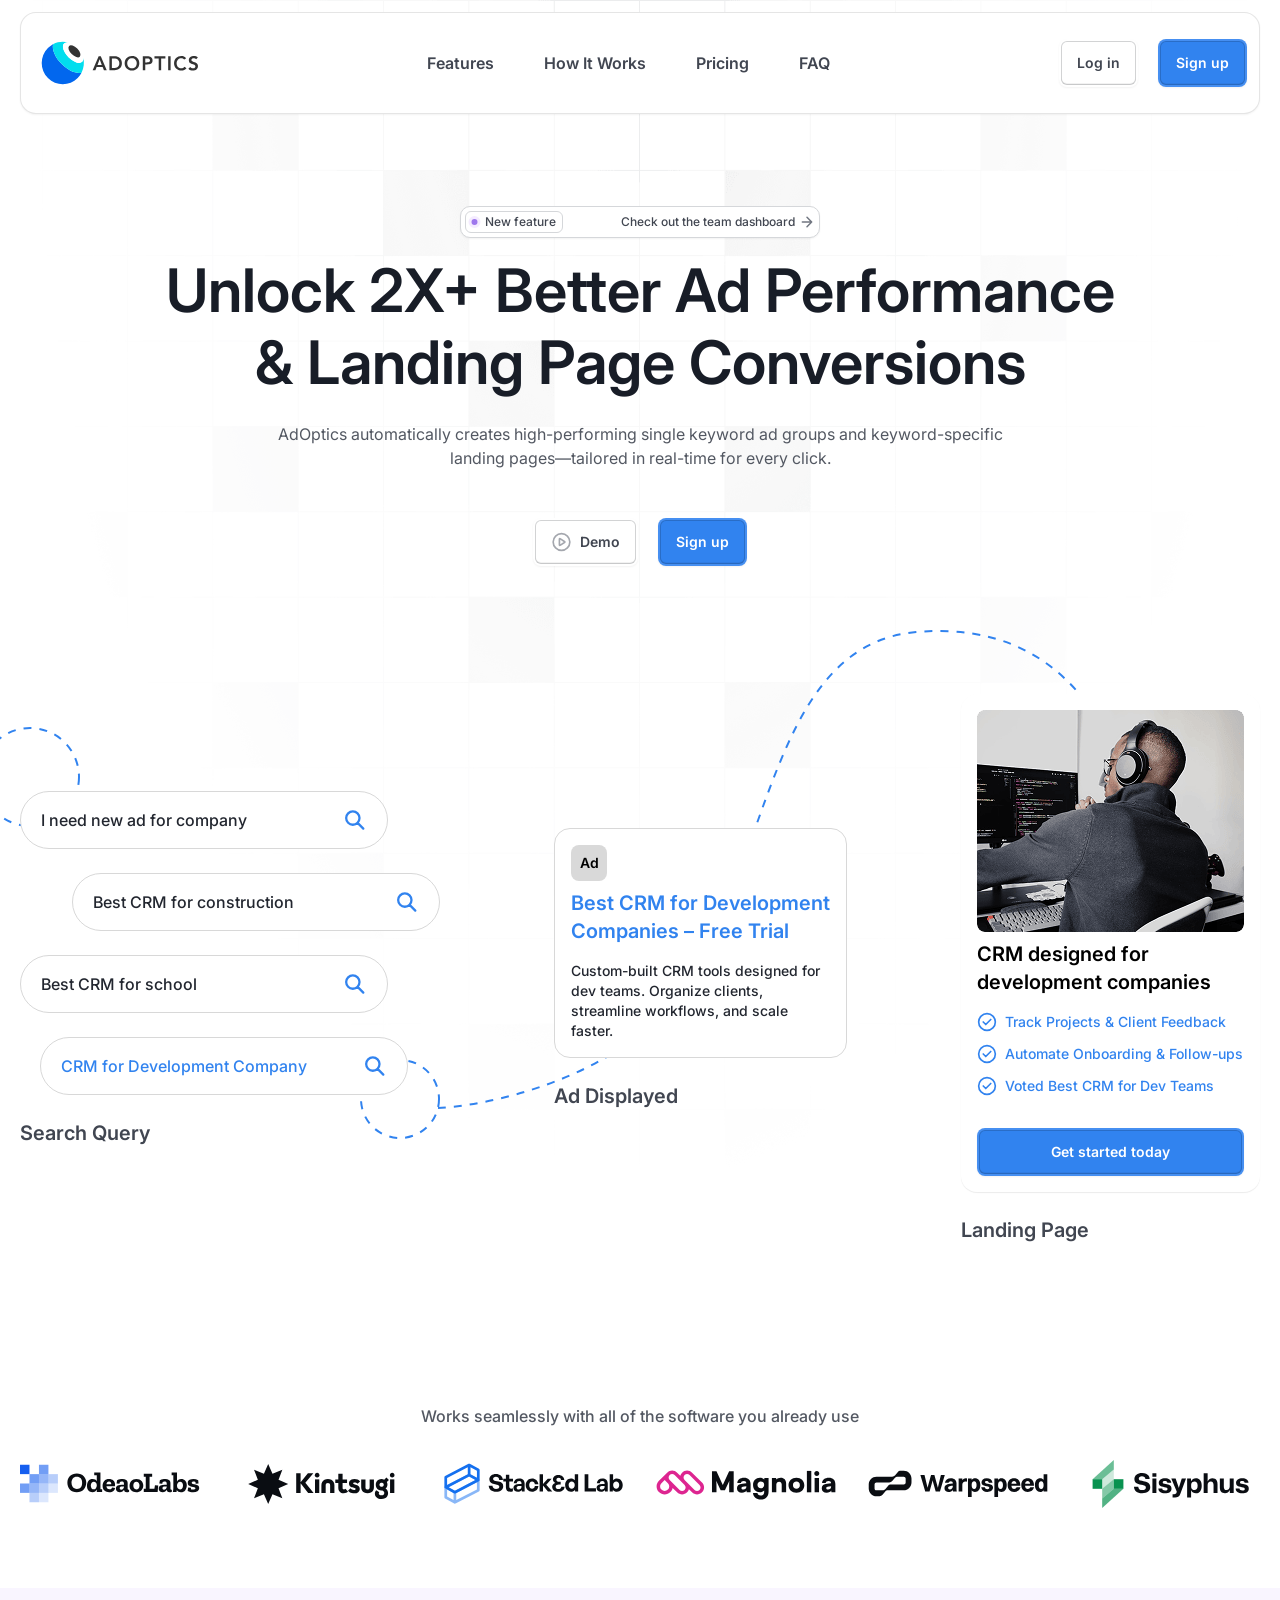
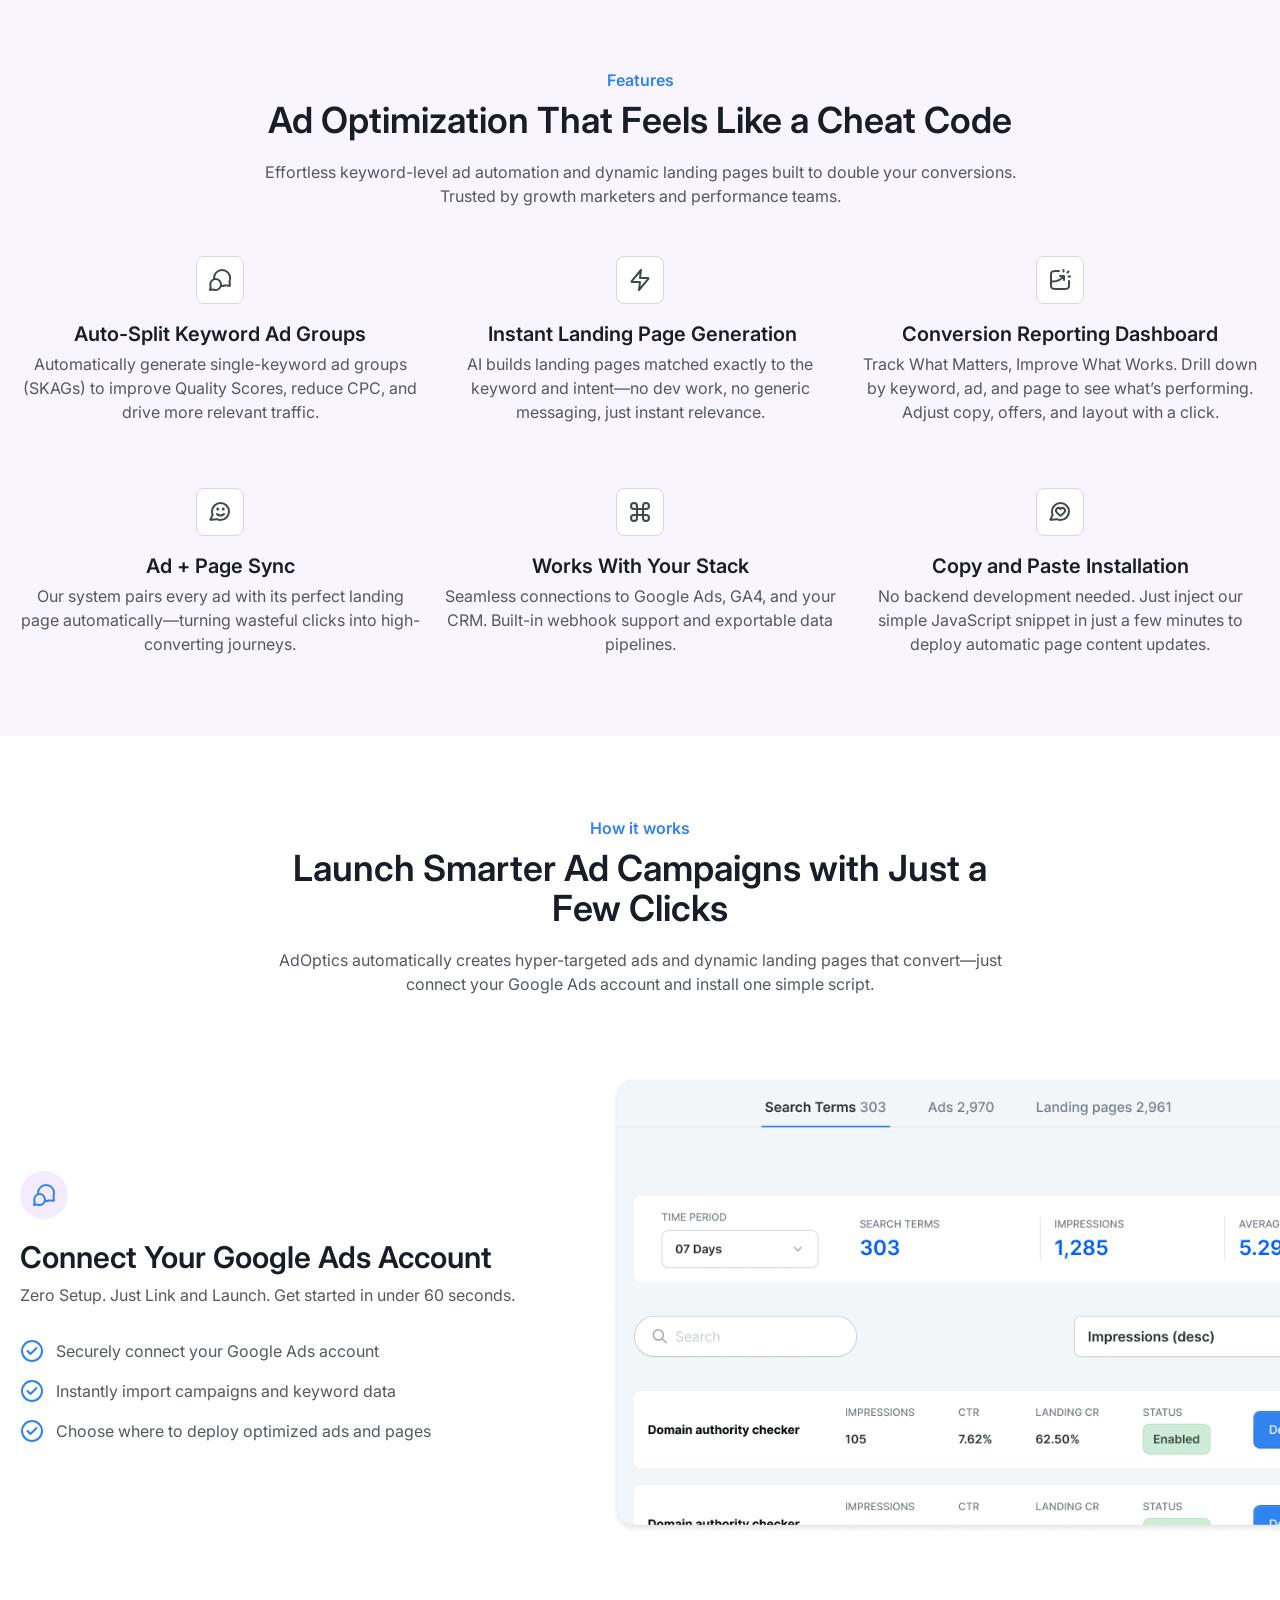
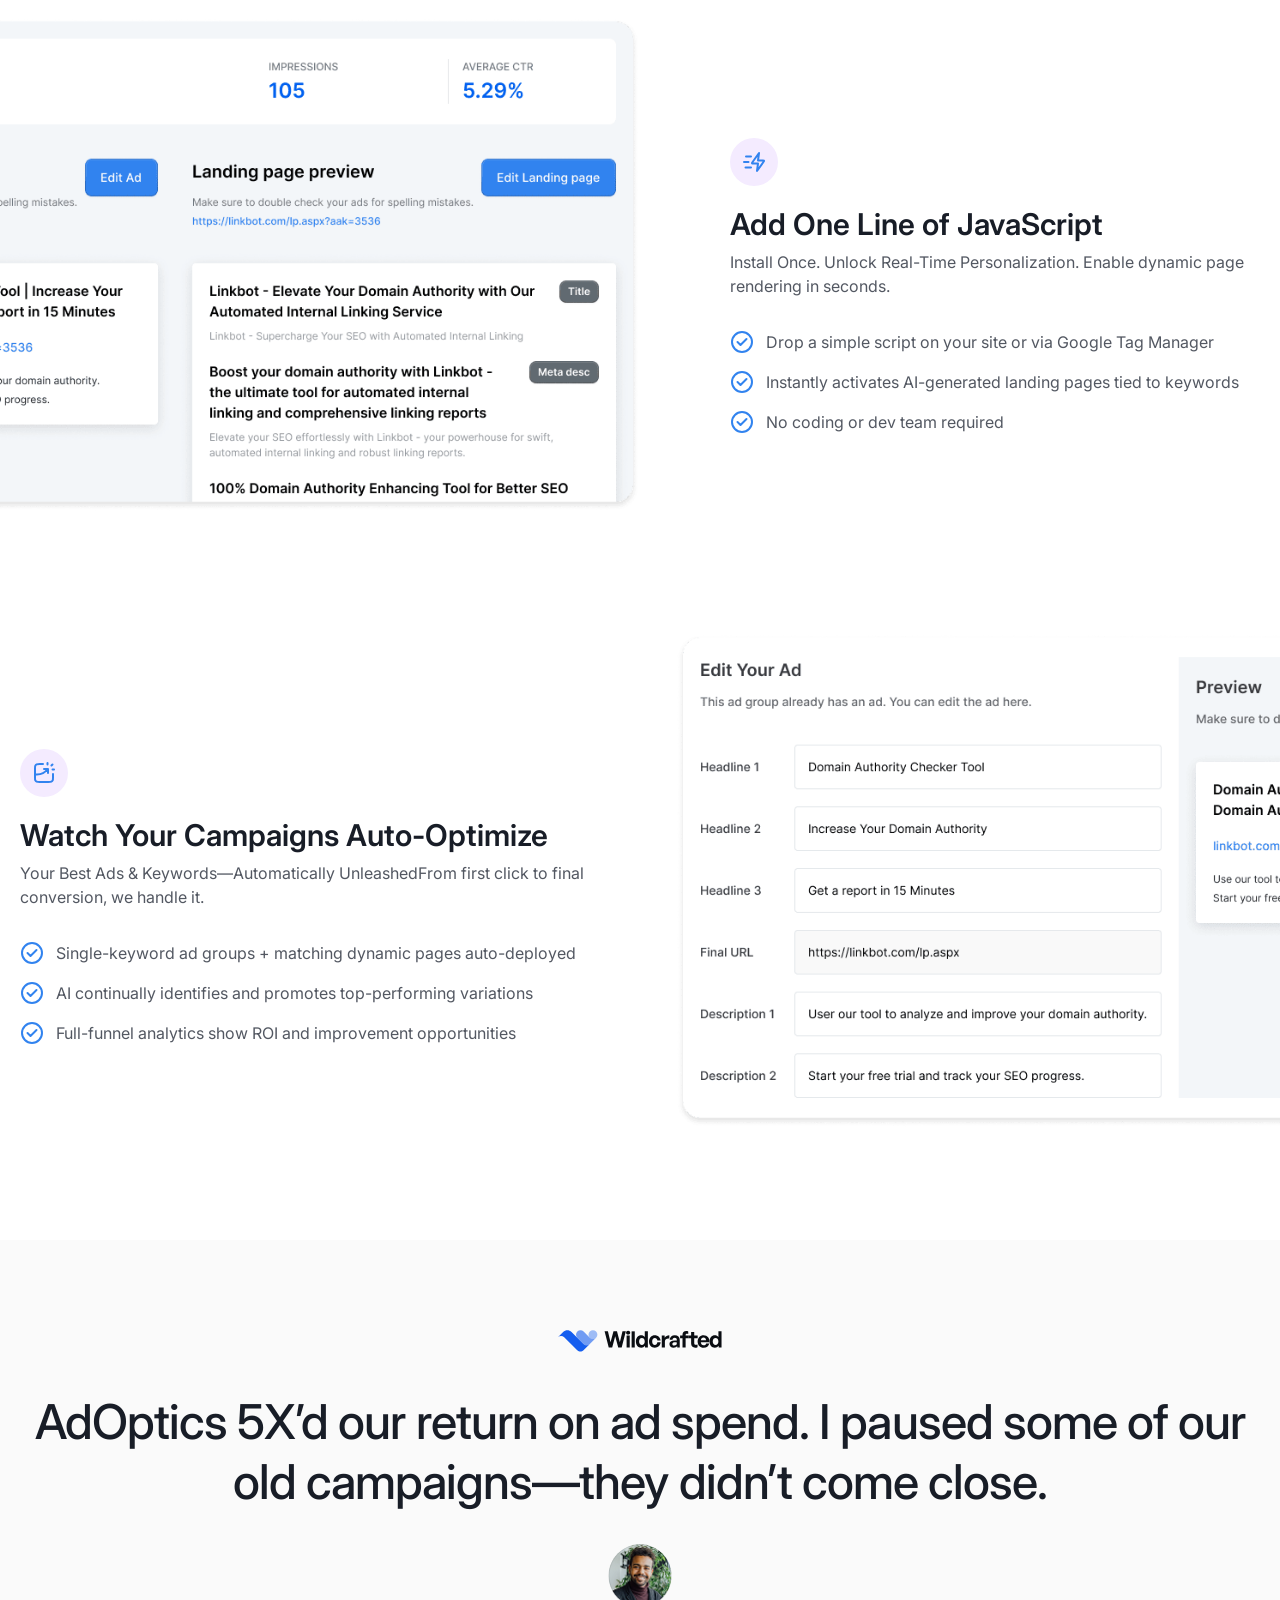
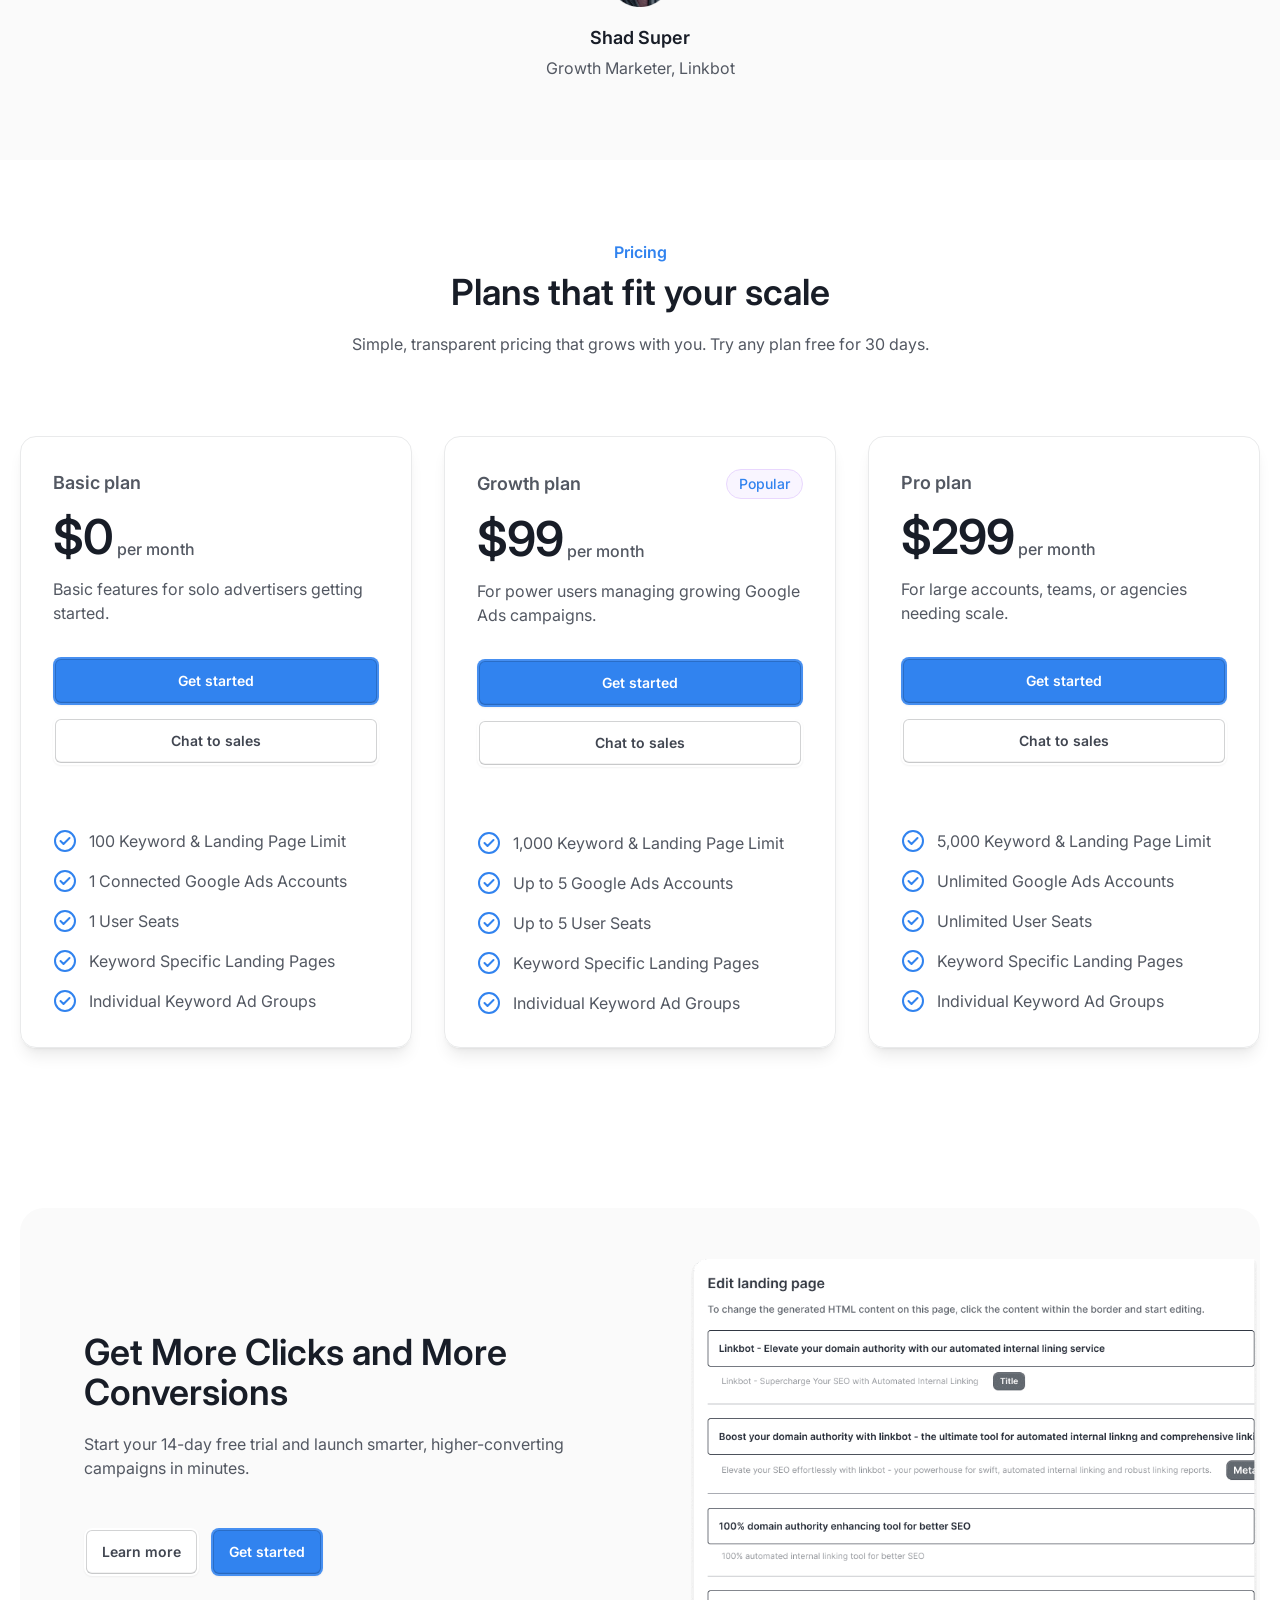
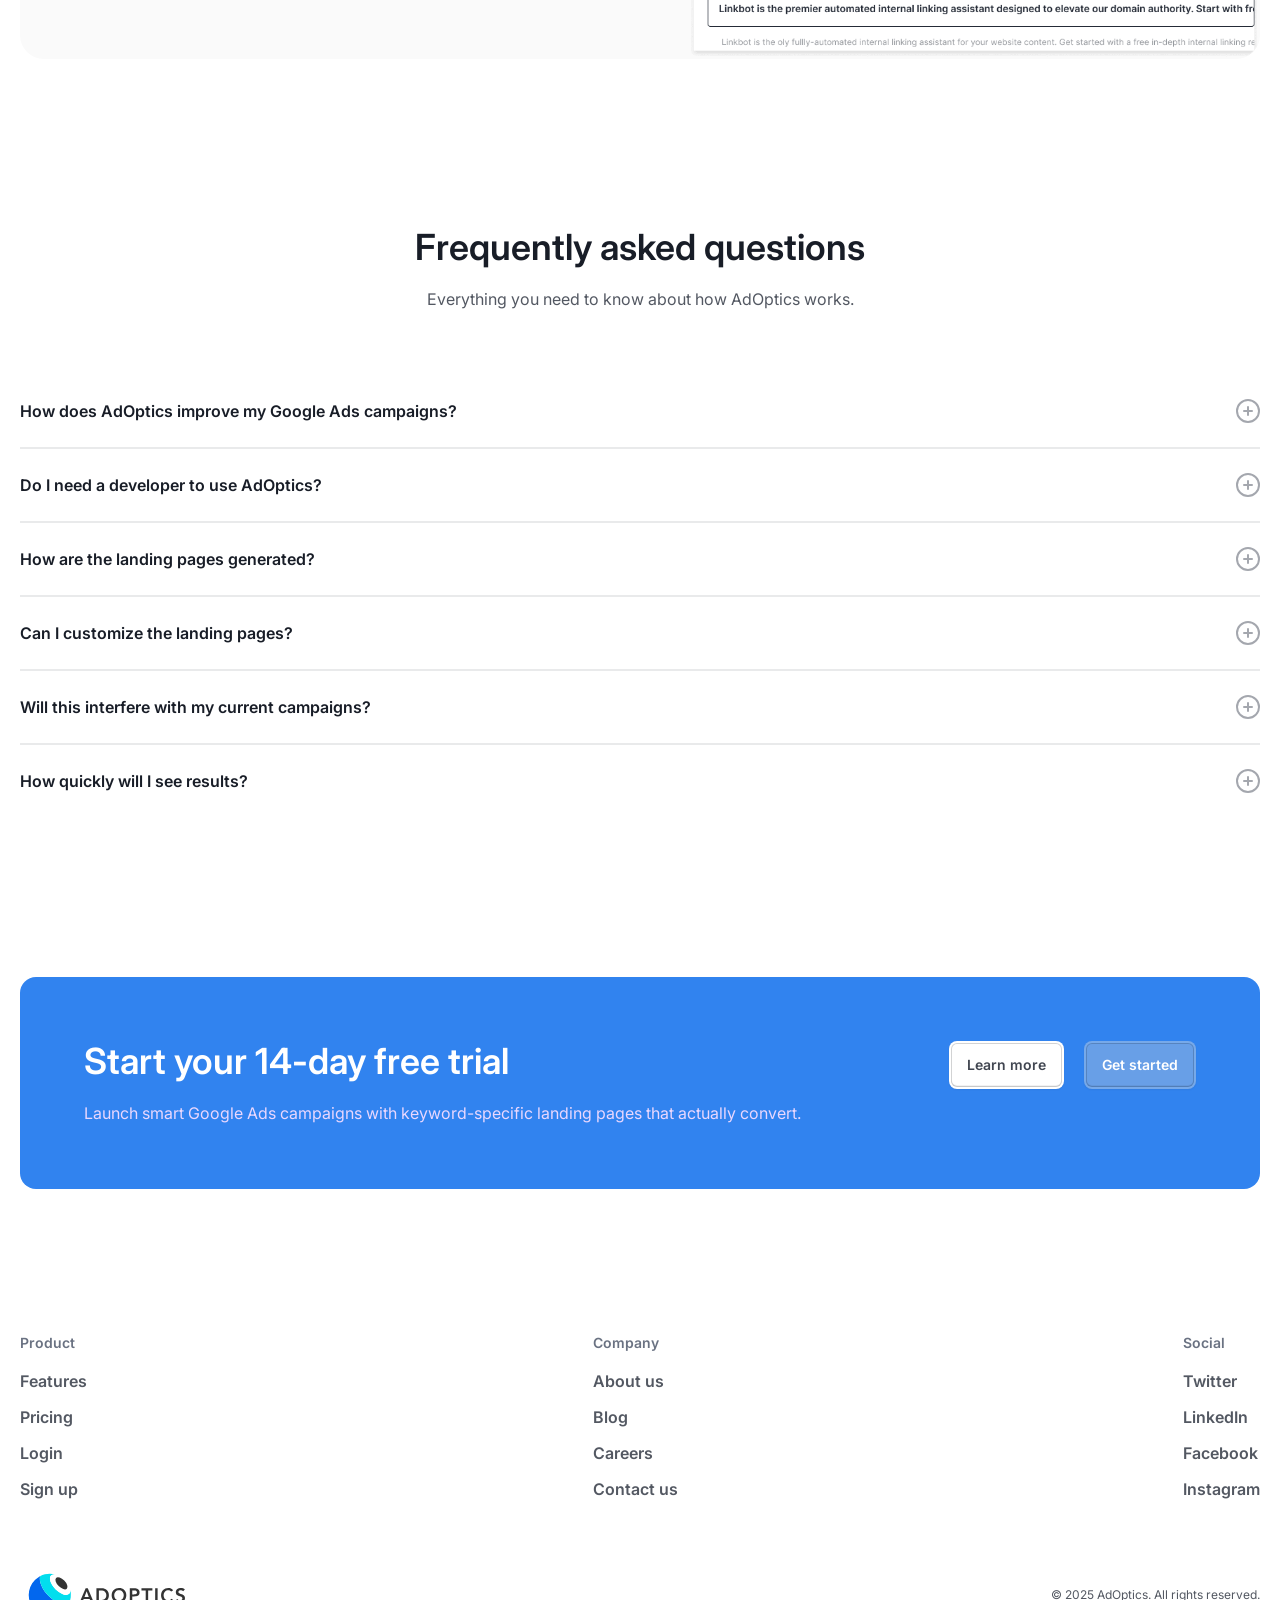
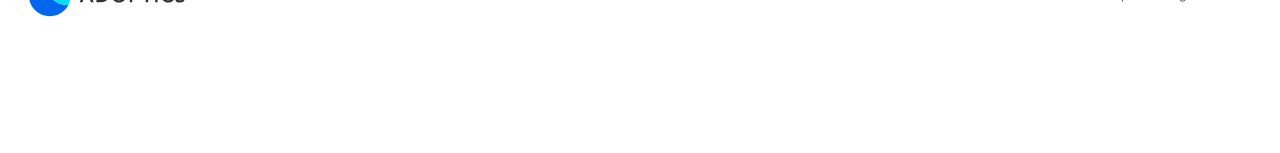
<file: src/index.html>
<!doctype html>
<html lang="en" class="h-full">
	<head>
		<meta charset="UTF-8" />
		<meta name="viewport" content="width=device-width, initial-scale=1.0" />
		<title>Example by Roman T.</title>
		<link rel="stylesheet" href="./css/output.css" />

		<link rel="preconnect" href="https://fonts.googleapis.com" />
		<link rel="preconnect" href="https://fonts.gstatic.com" crossorigin />
		<link
			href="https://fonts.googleapis.com/css2?family=Inter:ital,opsz,wght@0,14..32,100..900;1,14..32,100..900&display=swap"
			rel="stylesheet"
		/>
	</head>
	<body class="relative h-full">
		<div class="wrapper flex min-h-full flex-col">
			<img
				class="absolute top-0 left-0 -z-10 h-auto w-full"
				src="./images/background-pattern.png"
				alt="bg pattenr"
			/>
			<!-- Header -->
			<header class="py-3">
				<div class="container">
					<div
						class="flex items-center justify-between lg:rounded-2xl lg:border lg:border-black/10 lg:bg-white lg:px-3 lg:py-5 lg:shadow-xs"
					>
						<a href=" #" class="z-20 flex w-[88px] sm:w-[165px]">
							<img src="./images/logo.svg" alt="logo" />
						</a>
						<!-- Desktop menu -->
						<nav
							id="menu"
							class="z-10 hidden lg:mx-auto lg:flex lg:w-full lg:flex-1 lg:justify-center"
						>
							<ul class="flex items-center gap-[26px]">
								<!-- Menu Item -->
								<li>
									<a
										href="#"
										class="rounded-md px-3 py-2 text-base font-semibold text-gray-700 transition-colors hover:bg-gray-100 hover:text-gray-900"
									>
										<span>Features</span>
									</a>
								</li>
								<!-- Menu Item -->
								<li>
									<a
										href="#"
										class="rounded-md px-3 py-2 text-base font-semibold text-gray-700 transition-colors hover:bg-gray-100 hover:text-gray-900"
									>
										<span>How It Works</span>
									</a>
								</li>
								<!-- Menu Item -->
								<li>
									<a
										href="#"
										class="rounded-md px-3 py-2 text-base font-semibold text-gray-700 transition-colors hover:bg-gray-100 hover:text-gray-900"
									>
										<span>Pricing</span>
									</a>
								</li>
								<!-- Menu Item -->
								<li>
									<a
										href="#"
										class="rounded-md px-3 py-2 text-base font-semibold text-gray-700 transition-colors hover:bg-gray-100 hover:text-gray-900"
									>
										<span>FAQ</span>
									</a>
								</li>
							</ul>
						</nav>

						<!-- Mobile menu -->
						<nav
							id="mobile-menu"
							class="fixed top-0 left-0 z-10 hidden h-full w-full bg-white px-5"
						>
							<!-- Menu -->
							<ul class="mt-[128px] flex w-full flex-col items-center gap-10">
								<li>
									<a
										href="#"
										class="rounded-md text-base font-semibold text-gray-700 transition-colors"
									>
										Home
									</a>
								</li>
								<li>
									<a
										href="#"
										class="rounded-md text-base font-semibold text-gray-700 transition-colors"
									>
										How It Works
									</a>
								</li>
								<li>
									<a
										href="#"
										class="rounded-md text-base font-semibold text-gray-700 transition-colors"
									>
										Pricing
									</a>
								</li>
								<li>
									<a
										href="#"
										class="rounded-md text-base font-semibold text-gray-700 transition-colors"
									>
										FAQ
									</a>
								</li>
							</ul>

							<!-- Auth -->
							<div
								class="z-10 mx-auto mt-16 flex w-full flex-col items-center justify-center space-y-5"
							>
								<a href="#" class="btn btn-secondary w-full max-w-[335px] py-2">
									Log in
								</a>
								<a href="#" class="btn btn-primary w-full max-w-[335px] py-2">
									Sign up
								</a>
							</div>
						</nav>

						<!-- Auth  -->
						<div class="hidden gap-5 lg:flex">
							<a href="#" class="btn btn-secondary py-2">Log in</a>
							<a href="#" class="btn btn-primary py-2">Sign up</a>
						</div>

						<!-- Burger Button -->
						<button
							id="burger"
							class="group relative z-20 block h-4 w-[22px] lg:hidden"
						>
							<span
								class="absolute top-0 left-0 flex h-[2px] w-[22px] rounded-full bg-gray-700 transition-transform group-[.active]:translate-y-1 group-[.active]:rotate-45 group-[.active]:bg-black"
							></span>
							<span
								class="absolute top-1/2 left-0 flex h-[2px] w-[22px] translate-x-0 -translate-y-1/2 rounded-full bg-gray-700 transition-transform group-[.active]:opacity-0"
							></span>
							<span
								class="absolute bottom-0 left-0 flex h-[2px] w-[22px] rounded-full bg-gray-700 transition-transform group-[.active]:-translate-y-[10px] group-[.active]:-rotate-45 group-[.active]:bg-black"
							></span>
						</button>
					</div>
				</div>
			</header>

			<!-- Main Content -->
			<main class="flex-auto">
				<!-- Hero -->
				<section>
					<div class="container">
						<!-- Title & Buttons -->
						<div>
							<!-- Label -->
							<div
								class="mx-auto flex w-full max-w-[360px] items-center justify-between gap-2 rounded-[10px] border border-gray-200 bg-white p-1 shadow-xs"
							>
								<div
									class="flex shrink-0 items-center gap-1 rounded-md border border-gray-200 bg-white py-[2px] pr-[6px] pl-[2px]"
								>
									<svg
										xmlns="http://www.w3.org/2000/svg"
										width="13"
										height="12"
										viewBox="0 0 13 12"
										fill="none"
									>
										<circle
											cx="6.5"
											cy="6.00006"
											r="4.5"
											fill="#9E77ED"
											stroke="#F4EBFF"
											stroke-width="3"
											class="animate-pulse"
										/>
									</svg>
									<p class="text-xs font-medium text-gray-700">New feature</p>
								</div>
								<a href="#" class="group flex items-center gap-1">
									<p
										class="text-center text-xs font-medium text-gray-700 group-hover:text-gray-900"
									>
										Check out the team dashboard
									</p>
									<img src="./images/arrow-right.svg" alt="arrow" />
								</a>
							</div>

							<h1 class="mx-auto mt-4 max-w-[1024px] text-center text-balance">
								Unlock 2X+ Better Ad Performance & Landing Page Conversions
							</h1>

							<p class="mx-auto mt-4 w-full max-w-[768px] text-center lg:mt-6">
								AdOptics automatically creates high-performing single keyword ad
								groups and keyword-specific landing pages—tailored in real-time
								for every click.
							</p>

							<!-- Buttons -->
							<div
								class="mx-auto mt-8 flex w-full flex-col items-center justify-center gap-5 sm:mt-12 sm:flex-row"
							>
								<a
									href="#"
									class="btn btn-secondary w-full max-w-[335px] sm:max-w-fit"
								>
									<img src="./images/play-circle.svg" alt="play icon" />
									Demo
								</a>
								<a
									href="#"
									class="btn btn-primary w-full max-w-[335px] sm:max-w-fit"
								>
									Sign up
								</a>
							</div>
						</div>

						<!-- Schema -->
						<div
							class="relative mx-auto mt-16 max-w-[335px] pt-16 lg:flex lg:max-w-full lg:items-center"
						>
							<!-- Desktop Line Vector -->
							<img
								class="absolute top-0 right-[110px] -z-10 hidden xl:block"
								src="./images/ad-vector-desktop.svg"
								alt="vector"
							/>

							<!-- 1st -->
							<div
								class="relative space-y-3 xl:w-full xl:max-w-[420px] xl:space-y-6"
							>
								<!-- Top Right Ellipse -->
								<img
									class="absolute -top-10 left-0 -z-10 xl:-top-16 xl:-left-10"
									src="./images/ellipse.svg"
									alt="ellipse image"
								/>
								<!-- Bottom Left Ellipse -->
								<img
									class="absolute right-0 -bottom-4 -z-10"
									src="./images/ellipse-small.svg"
									alt="ellipse image"
								/>

								<!-- Content -->
								<div class="space-y-6">
									<div
										class="flex w-full max-w-[286px] items-center justify-between rounded-[40px] border border-[#D8D8D8] bg-white px-5 py-4 lg:max-w-[368px]"
									>
										<p class="text-sm font-medium text-gray-800 lg:text-base">
											I need new ad for company
										</p>
										<img
											class="size-5 xl:size-6"
											src="./images/search.svg"
											alt="seacrh icon"
										/>
									</div>
									<div
										class="ml-auto flex w-full max-w-[286px] items-center justify-between rounded-[40px] border border-[#D8D8D8] bg-white px-5 py-4 lg:max-w-[368px]"
									>
										<p class="text-sm font-medium text-gray-800 lg:text-base">
											Best CRM for construction
										</p>
										<img
											class="size-5 xl:size-6"
											src="./images/search.svg"
											alt="seacrh icon"
										/>
									</div>
									<div
										class="flex w-full max-w-[286px] items-center justify-between rounded-[40px] border border-[#D8D8D8] bg-white px-5 py-4 lg:max-w-[368px]"
									>
										<p class="text-sm font-medium text-gray-800 lg:text-base">
											Best CRM for school
										</p>
										<img
											class="size-5 xl:size-6"
											src="./images/search.svg"
											alt="seacrh icon"
										/>
									</div>
									<div
										class="ml-5 flex w-full max-w-[286px] items-center justify-between rounded-[40px] border border-[#D8D8D8] bg-white px-5 py-4 lg:max-w-[368px]"
									>
										<p class="text-sm font-medium text-blue-400 lg:text-base">
											CRM for Development Company
										</p>
										<img
											class="size-5 xl:size-6"
											src="./images/search.svg"
											alt="seacrh icon"
										/>
									</div>
								</div>

								<p class="font-semibold text-gray-700 xl:text-xl">
									Search Query
								</p>
							</div>

							<!-- 2nd -->
							<div
								class="relative mx-auto mt-7 max-w-[293px] space-y-3 lg:mt-0 xl:m-0 xl:ml-[114px] xl:space-y-6"
							>
								<img
									class="absolute -top-[33px] right-10 -z-10 lg:hidden"
									src="./images/ad-vector.svg"
									alt="vector"
								/>
								<div class="rounded-2xl border border-[#D8D8D8] bg-white p-4">
									<div
										class="flex size-9 items-center justify-center rounded-lg bg-[#D9D9D9]"
									>
										<p class="text-sm font-semibold text-black">Ad</p>
									</div>
									<h5 class="mt-2 text-xl font-semibold text-blue-400">
										Best CRM for Development Companies – Free Trial
									</h5>
									<p class="mt-4 text-sm font-medium text-gray-800">
										Custom-built CRM tools designed for dev teams. Organize
										clients, streamline workflows, and scale faster.
									</p>
								</div>
								<p class="font-semibold text-gray-700 xl:text-xl">
									Ad Displayed
								</p>
							</div>

							<!-- 3rd -->
							<div
								class="relative mx-auto mt-7 max-w-[299px] space-y-3 lg:mt-0 xl:m-0 xl:ml-[114px] xl:space-y-6"
							>
								<div class="rounded-2xl bg-white p-4 shadow-sm">
									<div class="overflow-hidden rounded-lg">
										<img src="./images/crm-image.png" alt="image" />
									</div>
									<h5 class="mt-2 text-xl font-semibold text-black">
										CRM designed for development companies
									</h5>

									<!-- List -->
									<ul class="mt-4 space-y-3">
										<li class="flex items-start gap-2">
											<img
												class="size-5"
												src="./images/check-circle.svg"
												alt="check icon"
											/>
											<p class="text-sm font-medium text-blue-400">
												Track Projects & Client Feedback
											</p>
										</li>
										<li class="flex items-start gap-2">
											<img
												class="size-5"
												src="./images/check-circle.svg"
												alt="check icon"
											/>
											<p class="text-sm font-medium text-blue-400">
												Automate Onboarding & Follow-ups
											</p>
										</li>
										<li class="flex items-start gap-2">
											<img
												class="size-5"
												src="./images/check-circle.svg"
												alt="check icon"
											/>
											<p class="text-sm font-medium text-blue-400">
												Voted Best CRM for Dev Teams
											</p>
										</li>
									</ul>

									<!-- Button -->
									<div class="mt-8">
										<a href="#" class="btn btn-primary max-w-full">
											Get started today
										</a>
									</div>
								</div>
								<p class="font-semibold text-gray-700 xl:text-xl">
									Landing Page
								</p>
							</div>
						</div>
					</div>
				</section>

				<!-- Partners -->
				<section>
					<div class="container">
						<p class="text-center font-medium">
							Works seamlessly with all of the software you already use
						</p>
						<div
							class="mt-8 grid grid-cols-2 gap-x-8 gap-y-4 sm:grid-cols-3 xl:grid-cols-6"
						>
							<div class="flex items-center justify-center">
								<img src="./images/partner-1.svg" alt="partner logo" />
							</div>
							<div class="flex items-center justify-center">
								<img src="./images/partner-2.svg" alt="partner logo" />
							</div>
							<div class="flex items-center justify-center">
								<img src="./images/partner-3.svg" alt="partner logo" />
							</div>
							<div class="flex items-center justify-center">
								<img src="./images/partner-4.svg" alt="partner logo" />
							</div>
							<div class="flex items-center justify-center">
								<img src="./images/partner-5.svg" alt="partner logo" />
							</div>
							<div class="flex items-center justify-center">
								<img src="./images/partner-6.svg" alt="partner logo" />
							</div>
						</div>
					</div>
				</section>

				<!-- Features -->
				<section class="bg-blue-50">
					<div class="container">
						<!-- Section Header -->
						<div
							class="mx-auto flex w-full max-w-[768px] flex-col items-center text-center"
						>
							<span class="text-sm font-semibold text-blue-400 md:text-base">
								Features
							</span>
							<h2 class="mt-2">Ad Optimization That Feels Like a Cheat Code</h2>
							<p class="mt-4 text-lg lg:mt-5 lg:text-base">
								Effortless keyword-level ad automation and dynamic landing pages
								built to double your conversions. Trusted by growth marketers
								and performance teams.
							</p>
						</div>

						<!-- Content -->
						<div
							class="mt-12 grid gap-10 sm:grid-cols-2 sm:gap-x-5 lg:grid-cols-3 lg:gap-y-16"
						>
							<div class="flex flex-col items-center text-center">
								<div
									class="flex size-10 items-center justify-center rounded-lg border border-gray-200 bg-white md:size-12"
								>
									<img
										class="size-5 md:size-6"
										src="./images/feature-icon-1.svg"
										alt="icon"
									/>
								</div>
								<h3 class="mt-4">Auto-Split Keyword Ad Groups</h3>
								<p class="mt-1">
									Automatically generate single-keyword ad groups (SKAGs) to
									improve Quality Scores, reduce CPC, and drive more relevant
									traffic.
								</p>
							</div>
							<div class="flex flex-col items-center text-center">
								<div
									class="flex size-10 items-center justify-center rounded-lg border border-gray-200 bg-white md:size-12"
								>
									<img
										class="size-5 md:size-6"
										src="./images/feature-icon-2.svg"
										alt="icon"
									/>
								</div>
								<h3 class="mt-4"> Instant Landing Page Generation</h3>
								<p class="mt-1">
									AI builds landing pages matched exactly to the keyword and
									intent—no dev work, no generic messaging, just instant
									relevance.
								</p>
							</div>
							<div class="flex flex-col items-center text-center">
								<div
									class="flex size-10 items-center justify-center rounded-lg border border-gray-200 bg-white md:size-12"
								>
									<img
										class="size-5 md:size-6"
										src="./images/feature-icon-3.svg"
										alt="icon"
									/>
								</div>
								<h3 class="mt-4">Conversion Reporting Dashboard</h3>
								<p class="mt-1">
									Track What Matters, Improve What Works. Drill down by keyword,
									ad, and page to see what’s performing. Adjust copy, offers,
									and layout with a click.
								</p>
							</div>
							<div class="flex flex-col items-center text-center">
								<div
									class="flex size-10 items-center justify-center rounded-lg border border-gray-200 bg-white md:size-12"
								>
									<img
										class="size-5 md:size-6"
										src="./images/feature-icon-4.svg"
										alt="icon"
									/>
								</div>
								<h3 class="mt-4">Ad + Page Sync</h3>
								<p class="mt-1">
									Our system pairs every ad with its perfect landing page
									automatically—turning wasteful clicks into high-converting
									journeys.
								</p>
							</div>
							<div class="flex flex-col items-center text-center">
								<div
									class="flex size-10 items-center justify-center rounded-lg border border-gray-200 bg-white md:size-12"
								>
									<img
										class="size-5 md:size-6"
										src="./images/feature-icon-5.svg"
										alt="icon"
									/>
								</div>
								<h3 class="mt-4">Works With Your Stack</h3>
								<p class="mt-1">
									Seamless connections to Google Ads, GA4, and your CRM.
									Built-in webhook support and exportable data pipelines.
								</p>
							</div>
							<div class="flex flex-col items-center text-center">
								<div
									class="flex size-10 items-center justify-center rounded-lg border border-gray-200 bg-white md:size-12"
								>
									<img
										class="size-5 md:size-6"
										src="./images/feature-icon-6.svg"
										alt="icon"
									/>
								</div>
								<h3 class="mt-4">Copy and Paste Installation</h3>
								<p class="mt-1">
									No backend development needed. Just inject our simple
									JavaScript snippet in just a few minutes to deploy automatic
									page content updates.
								</p>
							</div>
						</div>
					</div>
				</section>

				<!-- How it works -->
				<section>
					<div class="container">
						<!-- Section Header -->
						<div
							class="mx-auto flex w-full max-w-[768px] flex-col items-center text-center"
						>
							<span class="text-sm font-semibold text-blue-400 md:text-base">
								How it works
							</span>
							<h2 class="mt-2">
								Launch Smarter Ad Campaigns with Just a Few Clicks
							</h2>
							<p class="mt-4 text-lg lg:mt-5 lg:text-base">
								AdOptics automatically creates hyper-targeted ads and dynamic
								landing pages that convert—just connect your Google Ads account
								and install one simple script.
							</p>
						</div>
					</div>

					<!-- Content -->
					<div class="mt-12 space-y-12 overflow-hidden lg:mt-20 lg:space-y-20">
						<!-- Connect Your Google Ads Account -->
						<div class="relative">
							<div
								class="container flex flex-col gap-10 lg:flex-row lg:items-center"
							>
								<div class="lg:w-full lg:max-w-[500px] xl:py-[95px]">
									<div
										class="flex size-12 items-center justify-center overflow-hidden rounded-full bg-[#F4EBFF]"
									>
										<img src="./images/char.svg" alt="chat icon" />
									</div>

									<h4 class="mt-5">Connect Your Google Ads Account</h4>
									<p class="mt-2">
										Zero Setup. Just Link and Launch. Get started in under 60
										seconds.
									</p>
									<!-- List -->
									<ul class="mt-8 space-y-4">
										<li class="flex items-start gap-3">
											<img src="./images/check-circle.svg" alt="check icon" />
											<p>Securely connect your Google Ads account</p>
										</li>
										<li class="flex items-start gap-3">
											<img src="./images/check-circle.svg" alt="check icon" />
											<p>Instantly import campaigns and keyword data</p>
										</li>
										<li class="flex items-start gap-3">
											<img src="./images/check-circle.svg" alt="check icon" />
											<p>Choose where to deploy optimized ads and pages</p>
										</li>
									</ul>
								</div>

								<img
									class="min-[1400px]:w-[800px]! lg:absolute lg:top-0 lg:right-[-30px] lg:w-[500px] xl:w-[700px]"
									src="./images/how-it-works-1.png"
									alt="how it works"
								/>
							</div>
						</div>

						<!-- Connect Your Google Ads Account -->
						<div class="relative">
							<div
								class="container flex flex-col-reverse gap-10 lg:flex-row lg:items-center lg:justify-end"
							>
								<img
									class="min-[1400px]:w-[800px]! lg:absolute lg:top-0 lg:left-[-60px] lg:w-[500px] xl:w-[700px]"
									src="./images/how-it-works-2.png"
									alt="how it works"
								/>

								<div class="lg:w-full lg:max-w-[530px] xl:py-[120px]">
									<div
										class="flex size-12 items-center justify-center overflow-hidden rounded-full bg-[#F4EBFF]"
									>
										<img src="./images/zap.svg" alt="chat icon" />
									</div>

									<h4 class="mt-5">Add One Line of JavaScript</h4>
									<p class="mt-2">
										Install Once. Unlock Real-Time Personalization. Enable
										dynamic page rendering in seconds.
									</p>
									<!-- List -->
									<ul class="mt-8 space-y-4">
										<li class="flex items-start gap-3">
											<img src="./images/check-circle.svg" alt="check icon" />
											<p>
												Drop a simple script on your site or via Google Tag
												Manager
											</p>
										</li>
										<li class="flex items-start gap-3">
											<img src="./images/check-circle.svg" alt="check icon" />
											<p>
												Instantly activates AI-generated landing pages tied to
												keywords
											</p>
										</li>
										<li class="flex items-start gap-3">
											<img src="./images/check-circle.svg" alt="check icon" />
											<p>No coding or dev team required</p>
										</li>
									</ul>
								</div>
							</div>
						</div>

						<!-- Watch Your Campaigns Auto-Optimize -->
						<div class="relative">
							<div
								class="container flex flex-col gap-10 lg:flex-row lg:items-center"
							>
								<div class="lg:w-full lg:max-w-[568px] xl:py-[115px]">
									<div
										class="flex size-12 items-center justify-center overflow-hidden rounded-full bg-[#F4EBFF]"
									>
										<img src="./images/chart.svg" alt="chat icon" />
									</div>

									<h4 class="mt-5">Watch Your Campaigns Auto-Optimize</h4>
									<p class="mt-2">
										Your Best Ads & Keywords—Automatically UnleashedFrom first
										click to final conversion, we handle it.
									</p>
									<!-- List -->
									<ul class="mt-8 space-y-4">
										<li class="flex items-start gap-3">
											<img src="./images/check-circle.svg" alt="check icon" />
											<p>
												Single-keyword ad groups + matching dynamic pages
												auto-deployed
											</p>
										</li>
										<li class="flex items-start gap-3">
											<img src="./images/check-circle.svg" alt="check icon" />
											<p>
												AI continually identifies and promotes top-performing
												variations
											</p>
										</li>
										<li class="flex items-start gap-3">
											<img src="./images/check-circle.svg" alt="check icon" />
											<p>
												Full-funnel analytics show ROI and improvement
												opportunities
											</p>
										</li>
									</ul>
								</div>

								<img
									class="min-[1400px]:w-[800px]! lg:absolute lg:top-0 lg:right-[-96px] lg:w-[500px] xl:w-[700px]"
									src="./images/how-it-works-3.png"
									alt="how it works"
								/>
							</div>
						</div>
					</div>
				</section>

				<!-- Quote -->
				<section class="bg-gray-100">
					<div class="container">
						<div class="flex flex-col items-center gap-8 text-center">
							<img src="./images/wildcrafted.svg" alt="wildcfarted logo" />
							<h2
								class="font-medium tracking-[-0.96px] lg:text-5xl lg:leading-tight"
							>
								AdOptics 5X’d our return on ad spend. I paused some of our old
								campaigns—they didn’t come close.
							</h2>

							<div class="flex flex-col items-center">
								<div class="size-16 overflow-hidden rounded-full">
									<img src="./images/avatar.png" alt="avatar" />
								</div>
								<p class="mt-4 text-lg font-semibold text-gray-900">
									Shad Super
								</p>
								<p class="mt-1">Growth Marketer, Linkbot</p>
							</div>
						</div>
					</div>
				</section>

				<!-- Pricing -->
				<section>
					<div class="container">
						<!-- Section Header -->
						<div
							class="mx-auto flex w-full max-w-[768px] flex-col items-center text-center"
						>
							<span class="text-sm font-semibold text-blue-400 md:text-base">
								Pricing
							</span>
							<h2 class="mt-2">Plans that fit your scale</h2>
							<p class="mt-4 text-lg lg:mt-5 lg:text-base">
								Simple, transparent pricing that grows with you. Try any plan
								free for 30 days.
							</p>
						</div>

						<!-- Content -->
						<div class="mt-20 grid gap-8 md:grid-cols-2 lg:grid-cols-3">
							<div class="rounded-2xl border border-[#E9EAEB] p-8 shadow-lg">
								<!-- Header -->
								<div class="space-y-4">
									<div class="flex items-center justify-between gap-5">
										<p class="text-lg font-semibold">Basic plan</p>
									</div>

									<div class="mt-4 flex items-end gap-1">
										<p
											class="text-5xl font-semibold tracking-[-0.96px] text-gray-900"
										>
											$0
										</p>
										<p class="font-medium">per month</p>
									</div>
									<p>Basic features for solo advertisers getting started.</p>
								</div>

								<!-- Buttons -->
								<div
									class="mx-auto mt-8 flex w-full flex-col items-center justify-center gap-3"
								>
									<a href="#" class="btn btn-primary w-full max-w-full">
										Get started
									</a>
									<a href="#" class="btn btn-secondary w-full max-w-full">
										Chat to sales
									</a>
								</div>

								<!-- List -->
								<ul class="mt-16 space-y-4">
									<li class="flex items-start gap-3">
										<img src="./images/check-circle.svg" alt="check icon" />
										<p>100 Keyword & Landing Page Limit</p>
									</li>
									<li class="flex items-start gap-3">
										<img src="./images/check-circle.svg" alt="check icon" />
										<p>1 Connected Google Ads Accounts</p>
									</li>
									<li class="flex items-start gap-3">
										<img src="./images/check-circle.svg" alt="check icon" />
										<p>1 User Seats</p>
									</li>
									<li class="flex items-start gap-3">
										<img src="./images/check-circle.svg" alt="check icon" />
										<p>Keyword Specific Landing Pages</p>
									</li>
									<li class="flex items-start gap-3">
										<img src="./images/check-circle.svg" alt="check icon" />
										<p>Individual Keyword Ad Groups</p>
									</li>
								</ul>
							</div>
							<div class="rounded-2xl border border-[#E9EAEB] p-8 shadow-lg">
								<!-- Header -->
								<div class="space-y-4">
									<div class="flex items-center justify-between gap-5">
										<p class="text-lg font-semibold">Growth plan</p>

										<div
											class="rounded-full border border-[#E9D7FE] bg-blue-50 px-3 py-1"
										>
											<p class="text-sm font-medium text-blue-400">Popular</p>
										</div>
									</div>

									<div class="mt-4 flex items-end gap-1">
										<p
											class="text-5xl font-semibold tracking-[-0.96px] text-gray-900"
										>
											$99
										</p>
										<p class="font-medium">per month</p>
									</div>
									<p>For power users managing growing Google Ads campaigns.</p>
								</div>

								<!-- Buttons -->
								<div
									class="mx-auto mt-8 flex w-full flex-col items-center justify-center gap-3"
								>
									<a href="#" class="btn btn-primary w-full max-w-full">
										Get started
									</a>
									<a href="#" class="btn btn-secondary w-full max-w-full">
										Chat to sales
									</a>
								</div>

								<!-- List -->
								<ul class="mt-16 space-y-4">
									<li class="flex items-start gap-3">
										<img src="./images/check-circle.svg" alt="check icon" />
										<p>1,000 Keyword & Landing Page Limit</p>
									</li>
									<li class="flex items-start gap-3">
										<img src="./images/check-circle.svg" alt="check icon" />
										<p>Up to 5 Google Ads Accounts</p>
									</li>
									<li class="flex items-start gap-3">
										<img src="./images/check-circle.svg" alt="check icon" />
										<p>Up to 5 User Seats</p>
									</li>
									<li class="flex items-start gap-3">
										<img src="./images/check-circle.svg" alt="check icon" />
										<p>Keyword Specific Landing Pages</p>
									</li>
									<li class="flex items-start gap-3">
										<img src="./images/check-circle.svg" alt="check icon" />
										<p>Individual Keyword Ad Groups</p>
									</li>
								</ul>
							</div>
							<div
								class="rounded-2xl border border-[#E9EAEB] p-8 shadow-lg md:col-span-2 lg:col-span-1"
							>
								<!-- Header -->
								<div class="space-y-4">
									<div class="flex items-center justify-between gap-5">
										<p class="text-lg font-semibold">Pro plan</p>
									</div>

									<div class="mt-4 flex items-end gap-1">
										<p
											class="text-5xl font-semibold tracking-[-0.96px] text-gray-900"
										>
											$299
										</p>
										<p class="font-medium">per month</p>
									</div>
									<p>For large accounts, teams, or agencies needing scale.</p>
								</div>

								<!-- Buttons -->
								<div
									class="mx-auto mt-8 flex w-full flex-col items-center justify-center gap-3"
								>
									<a href="#" class="btn btn-primary w-full max-w-full">
										Get started
									</a>
									<a href="#" class="btn btn-secondary w-full max-w-full">
										Chat to sales
									</a>
								</div>

								<!-- List -->
								<ul class="mt-16 space-y-4">
									<li class="flex items-start gap-3">
										<img src="./images/check-circle.svg" alt="check icon" />
										<p>5,000 Keyword & Landing Page Limit</p>
									</li>
									<li class="flex items-start gap-3">
										<img src="./images/check-circle.svg" alt="check icon" />
										<p>Unlimited Google Ads Accounts</p>
									</li>
									<li class="flex items-start gap-3">
										<img src="./images/check-circle.svg" alt="check icon" />
										<p>Unlimited User Seats</p>
									</li>
									<li class="flex items-start gap-3">
										<img src="./images/check-circle.svg" alt="check icon" />
										<p>Keyword Specific Landing Pages</p>
									</li>
									<li class="flex items-start gap-3">
										<img src="./images/check-circle.svg" alt="check icon" />
										<p>Individual Keyword Ad Groups</p>
									</li>
								</ul>
							</div>
						</div>
					</div>
				</section>

				<!-- Get More Clicks and More Conversions -->
				<section>
					<div class="container">
						<div
							class="flex flex-col overflow-hidden rounded-3xl bg-gray-100 md:flex-row md:items-center"
						>
							<div
								class="px-6 pt-10 md:w-full md:max-w-[620px] md:shrink-0 md:px-16"
							>
								<!-- Section Header -->
								<div
									class="mx-auto flex w-full max-w-[768px] flex-col items-center text-center"
								>
									<h2 class="text-left">
										Get More Clicks and More Conversions
									</h2>
									<p class="mt-5 text-left text-lg lg:mt-5 lg:text-base">
										Start your 14-day free trial and launch smarter,
										higher-converting campaigns in minutes.
									</p>
								</div>

								<!-- Buttons -->
								<div
									class="mx-auto mt-8 flex w-full flex-col items-center justify-center gap-3 md:mt-12 md:flex-row md:justify-start"
								>
									<a
										href="#"
										class="btn btn-secondary w-full max-w-full md:max-w-fit"
									>
										Learn more
									</a>
									<a
										href="#"
										class="btn btn-primary w-full max-w-full md:max-w-fit"
									>
										Get started
									</a>
								</div>
							</div>
							<!-- Image -->
							<div class="mt-12 ml-auto pl-6 md:pl-12">
								<img
									src="./images/get-more-clicks.png"
									alt="get more clicks image"
								/>
							</div>
						</div>
					</div>
				</section>

				<!-- FAQ -->
				<section>
					<div class="container">
						<!-- Section Header -->
						<div
							class="mx-auto flex w-full max-w-[768px] flex-col items-center text-center"
						>
							<h2 class="mt-2">Frequently asked questions</h2>
							<p class="mt-4 text-lg lg:mt-5 lg:text-base">
								Everything you need to know about how AdOptics works.
							</p>
						</div>

						<!-- Accordion -->
						<div class="mt-16 grid">
							<!-- Accrodion Item -->
							<div
								class="accordion-item group grid cursor-pointer flex-col border-y border-[#E9EAEB] first:border-t-0 last:border-b-0"
							>
								<!-- Accrodion Trigger -->
								<div
									class="accordion-trigger flex w-full justify-between gap-2 overflow-hidden py-6 transition-all"
								>
									<p class="font-semibold text-gray-900">
										How does AdOptics improve my Google Ads campaigns?
									</p>
									<!-- Icon -->
									<div class="flex">
										<!-- Plus icon -->
										<div
											class="relative flex size-6 items-center justify-center rounded-full border-2 border-gray-400 bg-transparent"
										>
											<span
												class="flex h-[2px] w-2.5 translate-x-[5px] rotate-90 rounded-full bg-gray-400 transition-transform group-[.active]:rotate-0"
											></span>
											<span
												class="flex h-[2px] w-2.5 -translate-x-[5px] rounded-full bg-gray-400"
											></span>
										</div>
									</div>
								</div>

								<!-- Accrodion Content -->
								<div
									class="accordion-content grid grid-rows-[0fr] transition-all duration-500 group-[.active]:-mt-4 group-[.active]:grid-rows-[1fr]"
								>
									<div class="overflow-hidden">
										<div class="p-0 pb-6">
											<p>
												We automatically create single-keyword ad groups (SKAGs)
												and AI-optimized landing pages matched to each keyword.
												This improves Quality Score, lowers CPC, and increases
												conversions.
											</p>
										</div>
									</div>
								</div>
							</div>
							<!-- Accrodion Item -->
							<div
								class="accordion-item group grid cursor-pointer flex-col border-y border-[#E9EAEB] first:border-t-0 last:border-b-0"
							>
								<!-- Accrodion Trigger -->
								<div
									class="accordion-trigger flex w-full justify-between gap-2 overflow-hidden py-6"
								>
									<p class="font-semibold text-gray-900">
										Do I need a developer to use AdOptics?
									</p>
									<!-- Icon -->
									<div class="flex">
										<!-- Plus icon -->
										<div
											class="relative flex size-6 items-center justify-center rounded-full border-2 border-gray-400 bg-transparent"
										>
											<span
												class="flex h-[2px] w-2.5 translate-x-[5px] rotate-90 rounded-full bg-gray-400 transition-transform group-[.active]:rotate-0"
											></span>
											<span
												class="flex h-[2px] w-2.5 -translate-x-[5px] rounded-full bg-gray-400"
											></span>
										</div>
									</div>
								</div>

								<!-- Accrodion Content -->
								<div
									class="accordion-content grid grid-rows-[0fr] transition-all duration-500 group-[.active]:-mt-4 group-[.active]:grid-rows-[1fr]"
								>
									<div class="overflow-hidden">
										<div class="p-0 pb-6">
											<p>
												We automatically create single-keyword ad groups (SKAGs)
												and AI-optimized landing pages matched to each keyword.
												This improves Quality Score, lowers CPC, and increases
												conversions.
											</p>
										</div>
									</div>
								</div>
							</div>
							<!-- Accrodion Item -->
							<div
								class="accordion-item group grid cursor-pointer flex-col border-y border-[#E9EAEB] first:border-t-0 last:border-b-0"
							>
								<!-- Accrodion Trigger -->
								<div
									class="accordion-trigger flex w-full justify-between gap-2 overflow-hidden py-6"
								>
									<p class="font-semibold text-gray-900">
										How are the landing pages generated?
									</p>
									<!-- Icon -->
									<div class="flex">
										<!-- Plus icon -->
										<div
											class="relative flex size-6 items-center justify-center rounded-full border-2 border-gray-400 bg-transparent"
										>
											<span
												class="flex h-[2px] w-2.5 translate-x-[5px] rotate-90 rounded-full bg-gray-400 transition-transform group-[.active]:rotate-0"
											></span>
											<span
												class="flex h-[2px] w-2.5 -translate-x-[5px] rounded-full bg-gray-400"
											></span>
										</div>
									</div>
								</div>

								<!-- Accrodion Content -->
								<div
									class="accordion-content grid grid-rows-[0fr] transition-all duration-500 group-[.active]:-mt-4 group-[.active]:grid-rows-[1fr]"
								>
									<div class="overflow-hidden">
										<div class="p-0 pb-6">
											<p>
												We automatically create single-keyword ad groups (SKAGs)
												and AI-optimized landing pages matched to each keyword.
												This improves Quality Score, lowers CPC, and increases
												conversions.
											</p>
										</div>
									</div>
								</div>
							</div>
							<!-- Accrodion Item -->
							<div
								class="accordion-item group grid cursor-pointer flex-col border-y border-[#E9EAEB] first:border-t-0 last:border-b-0"
							>
								<!-- Accrodion Trigger -->
								<div
									class="accordion-trigger flex w-full justify-between gap-2 overflow-hidden py-6"
								>
									<p class="font-semibold text-gray-900">
										Can I customize the landing pages?
									</p>
									<!-- Icon -->
									<div class="flex">
										<!-- Plus icon -->
										<div
											class="relative flex size-6 items-center justify-center rounded-full border-2 border-gray-400 bg-transparent"
										>
											<span
												class="flex h-[2px] w-2.5 translate-x-[5px] rotate-90 rounded-full bg-gray-400 transition-transform group-[.active]:rotate-0"
											></span>
											<span
												class="flex h-[2px] w-2.5 -translate-x-[5px] rounded-full bg-gray-400"
											></span>
										</div>
									</div>
								</div>

								<!-- Accrodion Content -->
								<div
									class="accordion-content grid grid-rows-[0fr] transition-all duration-500 group-[.active]:-mt-4 group-[.active]:grid-rows-[1fr]"
								>
									<div class="overflow-hidden">
										<div class="p-0 pb-6">
											<p>
												We automatically create single-keyword ad groups (SKAGs)
												and AI-optimized landing pages matched to each keyword.
												This improves Quality Score, lowers CPC, and increases
												conversions.
											</p>
										</div>
									</div>
								</div>
							</div>
							<!-- Accrodion Item -->
							<div
								class="accordion-item group grid cursor-pointer flex-col border-y border-[#E9EAEB] first:border-t-0 last:border-b-0"
							>
								<!-- Accrodion Trigger -->
								<div
									class="accordion-trigger flex w-full justify-between gap-2 overflow-hidden py-6"
								>
									<p class="font-semibold text-gray-900">
										Will this interfere with my current campaigns?
									</p>
									<!-- Icon -->
									<div class="flex">
										<!-- Plus icon -->
										<div
											class="relative flex size-6 items-center justify-center rounded-full border-2 border-gray-400 bg-transparent"
										>
											<span
												class="flex h-[2px] w-2.5 translate-x-[5px] rotate-90 rounded-full bg-gray-400 transition-transform group-[.active]:rotate-0"
											></span>
											<span
												class="flex h-[2px] w-2.5 -translate-x-[5px] rounded-full bg-gray-400"
											></span>
										</div>
									</div>
								</div>

								<!-- Accrodion Content -->
								<div
									class="accordion-content grid grid-rows-[0fr] transition-all duration-500 group-[.active]:-mt-4 group-[.active]:grid-rows-[1fr]"
								>
									<div class="overflow-hidden">
										<div class="p-0 pb-6">
											<p>
												We automatically create single-keyword ad groups (SKAGs)
												and AI-optimized landing pages matched to each keyword.
												This improves Quality Score, lowers CPC, and increases
												conversions.
											</p>
										</div>
									</div>
								</div>
							</div>
							<!-- Accrodion Item -->
							<div
								class="accordion-item group grid cursor-pointer flex-col border-y border-[#E9EAEB] first:border-t-0 last:border-b-0"
							>
								<!-- Accrodion Trigger -->
								<div
									class="accordion-trigger flex w-full justify-between gap-2 overflow-hidden py-6"
								>
									<p class="font-semibold text-gray-900">
										How quickly will I see results?
									</p>
									<!-- Icon -->
									<div class="flex">
										<!-- Plus icon -->
										<div
											class="relative flex size-6 items-center justify-center rounded-full border-2 border-gray-400 bg-transparent"
										>
											<span
												class="flex h-[2px] w-2.5 translate-x-[5px] rotate-90 rounded-full bg-gray-400 transition-transform group-[.active]:rotate-0"
											></span>
											<span
												class="flex h-[2px] w-2.5 -translate-x-[5px] rounded-full bg-gray-400"
											></span>
										</div>
									</div>
								</div>

								<!-- Accrodion Content -->
								<div
									class="accordion-content grid grid-rows-[0fr] transition-all duration-500 group-[.active]:-mt-4 group-[.active]:grid-rows-[1fr]"
								>
									<div class="overflow-hidden">
										<div class="p-0 pb-6">
											<p>
												We automatically create single-keyword ad groups (SKAGs)
												and AI-optimized landing pages matched to each keyword.
												This improves Quality Score, lowers CPC, and increases
												conversions.
											</p>
										</div>
									</div>
								</div>
							</div>
						</div>
					</div>
				</section>

				<!-- CTA -->
				<section>
					<div class="container">
						<div
							class="rounded-2xl bg-blue-400 p-6 md:flex md:items-start md:justify-between md:p-10 lg:p-16"
						>
							<div class="md:w-full">
								<h2 class="text-center text-white md:text-left">
									Start your 14-day free trial
								</h2>
								<p class="mt-5 text-center text-[#E9D7FE] md:text-left">
									Launch smart Google Ads campaigns with keyword-specific
									landing pages that actually convert.
								</p>
							</div>

							<!-- Buttons -->
							<div
								class="mx-auto mt-6 flex w-full flex-col items-center justify-center gap-5 md:mt-0 md:w-auto md:shrink-0 md:flex-row-reverse"
							>
								<a
									href="#"
									class="btn btn-primary w-full max-w-[328px] bg-blue-300! hover:bg-blue-600! md:max-w-fit"
								>
									Get started
								</a>
								<a
									href="#"
									class="btn btn-secondary w-full max-w-[328px] md:max-w-fit"
								>
									Learn more
								</a>
							</div>
						</div>
					</div>
				</section>
			</main>

			<!-- Footer -->
			<footer>
				<div class="container">
					<div class="py-16">
						<!-- Menu -->
						<div class="flex justify-between gap-3">
							<nav>
								<p class="text-sm font-semibold text-gray-500">Product</p>
								<ul class="mt-4 space-y-3">
									<li>
										<a
											class="font-semibold text-gray-600 transition-colors hover:text-gray-900"
											href="#@"
										>
											Features
										</a>
									</li>
									<li>
										<a
											class="font-semibold text-gray-600 transition-colors hover:text-gray-900"
											href="#@"
										>
											Pricing
										</a>
									</li>
									<li>
										<a
											class="font-semibold text-gray-600 transition-colors hover:text-gray-900"
											href="#@"
										>
											Login
										</a>
									</li>
									<li>
										<a
											class="font-semibold text-gray-600 transition-colors hover:text-gray-900"
											href="#@"
										>
											Sign up
										</a>
									</li>
								</ul>
							</nav>
							<nav>
								<p class="text-sm font-semibold text-gray-500">Company</p>
								<ul class="mt-4 space-y-3">
									<li>
										<a
											class="font-semibold text-gray-600 transition-colors hover:text-gray-900"
											href="#@"
										>
											About us
										</a>
									</li>
									<li>
										<a
											class="font-semibold text-gray-600 transition-colors hover:text-gray-900"
											href="#@"
										>
											Blog
										</a>
									</li>
									<li>
										<a
											class="font-semibold text-gray-600 transition-colors hover:text-gray-900"
											href="#@"
										>
											Careers
										</a>
									</li>
									<li>
										<a
											class="font-semibold text-gray-600 transition-colors hover:text-gray-900"
											href="#@"
										>
											Contact us
										</a>
									</li>
								</ul>
							</nav>
							<nav>
								<p class="text-sm font-semibold text-gray-500">Social</p>
								<ul class="mt-4 space-y-3">
									<li>
										<a
											target="_blank"
											class="font-semibold text-gray-600 transition-colors hover:text-gray-900"
											href="#@"
										>
											Twitter
										</a>
									</li>
									<li>
										<a
											target="_blank"
											class="font-semibold text-gray-600 transition-colors hover:text-gray-900"
											href="#@"
										>
											LinkedIn
										</a>
									</li>
									<li>
										<a
											target="_blank"
											class="font-semibold text-gray-600 transition-colors hover:text-gray-900"
											href="#@"
										>
											Facebook
										</a>
									</li>
									<li>
										<a
											target="_blank"
											class="font-semibold text-gray-600 transition-colors hover:text-gray-900"
											href="#@"
										>
											Instagram
										</a>
									</li>
								</ul>
							</nav>
						</div>

						<!-- Copy -->
						<div class="mt-16 flex items-center justify-between gap-5 pb-16">
							<a href=" #" class="z-20 flex w-[88px] sm:w-[165px]">
								<img src="./images/logo.svg" alt="logo" />
							</a>

							<p class="text-right text-xs">
								© 2025 AdOptics. All rights reserved.
							</p>
						</div>
					</div>
				</div>
			</footer>
		</div>

		<!-- JS -->
		<script src="./js/main.js"></script>
	</body>
</html>
</file>
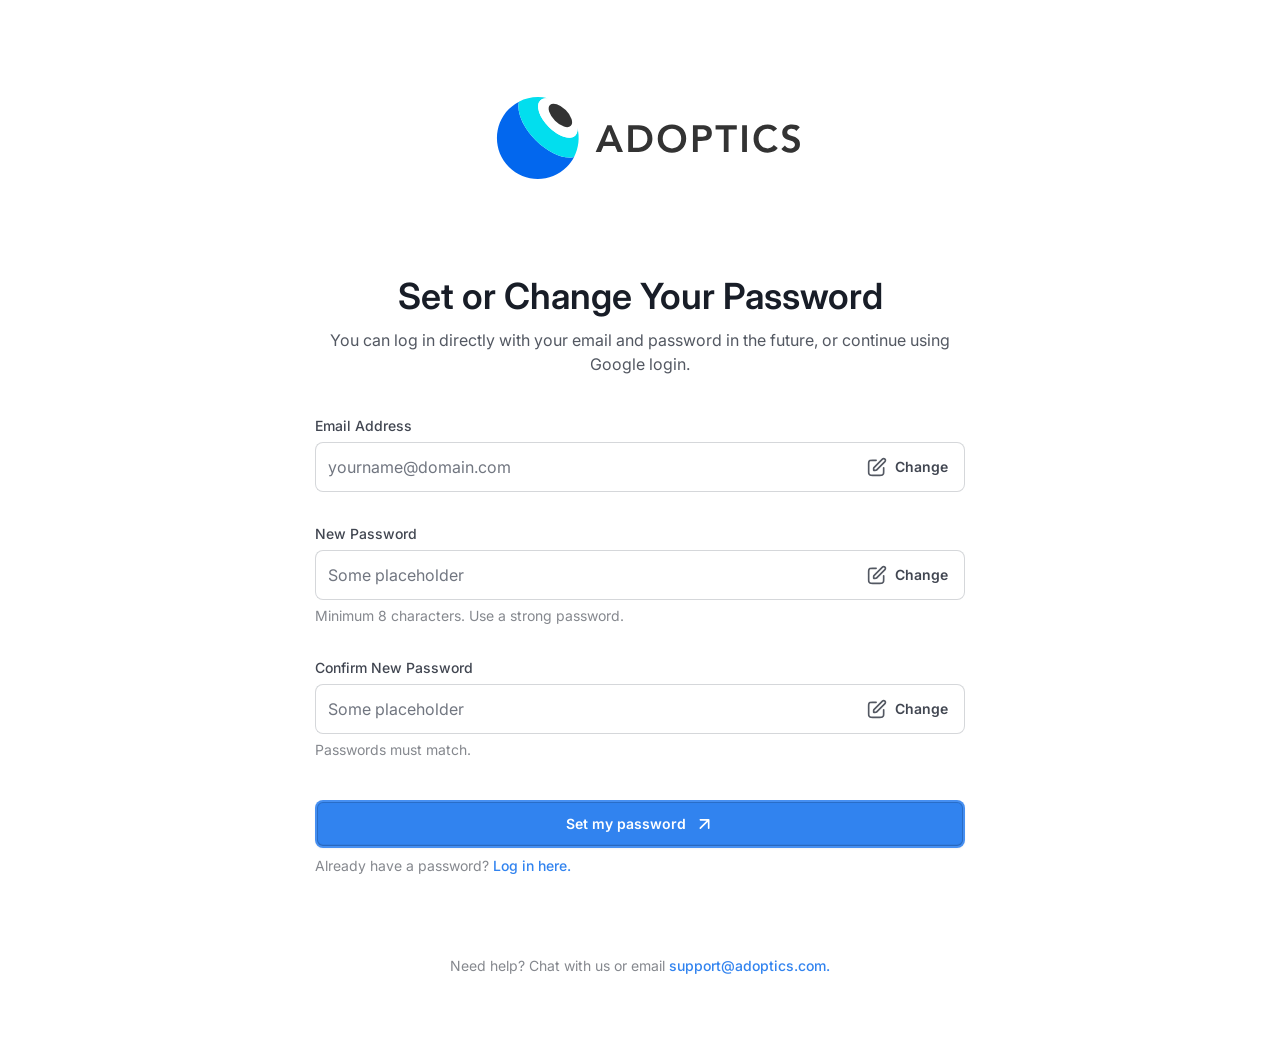
<file: src/change-password.html>
<!doctype html>
<html lang="en" class="h-full">
	<head>
		<meta charset="UTF-8" />
		<meta name="viewport" content="width=device-width, initial-scale=1.0" />
		<title>Change Password</title>
		<link rel="stylesheet" href="./css/output.css" />

		<link rel="preconnect" href="https://fonts.googleapis.com" />
		<link rel="preconnect" href="https://fonts.gstatic.com" crossorigin />
		<link
			href="https://fonts.googleapis.com/css2?family=Inter:ital,opsz,wght@0,14..32,100..900;1,14..32,100..900&display=swap"
			rel="stylesheet"
		/>
	</head>
	<body class="relative h-full">
		<div class="wrapper flex min-h-full flex-col">
			<!-- Main Content -->
			<main class="flex-auto">
				<section class="overflow-hidden">
					<div
						class="mx-auto flex h-full w-full max-w-[1080px] flex-col gap-10 px-5 lg:gap-20"
					>
						<!-- Logo -->
						<a href="#" class="flex justify-center">
							<img class="w-[320px]" src="./images/logo.svg" alt="logo" />
						</a>

						<!-- Content -->

						<div
							class="mx-auto flex w-full max-w-[650px] flex-col items-center"
						>
							<h2 class="text-center">Set or Change Your Password</h2>
							<p class="mt-3 text-center">
								You can log in directly with your email and password in the
								future, or continue using Google login.
							</p>
							<!-- Content -->
							<div class="mt-10 w-full space-y-8">
								<!-- Email -->
								<label class="relative flex flex-col gap-[6px]" for="email">
									<span class="text-sm font-medium text-gray-700">
										Email Address
									</span>
									<div class="flex w-full">
										<input
											class="input rounded-r-none border-r-0"
											type="text"
											id="email"
											name="email"
											placeholder="yourname@domain.com"
										/>
										<button
											class="flex shrink-0 cursor-pointer gap-2 rounded-r-lg border border-l-0 border-[#D5D7DA] px-4 py-[14px] text-sm font-semibold text-gray-700 transition-colors hover:bg-gray-100"
										>
											<img src="./images/edit-square.svg" alt="edit icon" />
											Change
										</button>
									</div>
								</label>

								<!-- New Password  -->
								<label
									class="relative flex flex-col gap-[6px]"
									for="new_password"
								>
									<span class="text-sm font-medium text-gray-700">
										New Password
									</span>
									<div class="flex w-full">
										<input
											class="input rounded-r-none border-r-0"
											type="password"
											id="new_password"
											name="new_password"
											placeholder="Some placeholder"
										/>
										<button
											class="flex shrink-0 cursor-pointer gap-2 rounded-r-lg border border-l-0 border-[#D5D7DA] px-4 py-[14px] text-sm font-semibold text-gray-700 transition-colors hover:bg-gray-100"
										>
											<img src="./images/edit-square.svg" alt="edit icon" />
											Change
										</button>
									</div>
									<p class="text-left text-sm text-[#85888E]">
										Minimum 8 characters. Use a strong password.
									</p>
								</label>
								<!-- Confirm New Password  -->
								<label
									class="relative flex flex-col gap-[6px]"
									for="confirm_new_password"
								>
									<span class="text-sm font-medium text-gray-700">
										Confirm New Password
									</span>
									<div class="flex w-full">
										<input
											class="input rounded-r-none border-r-0"
											type="password"
											id="confirm_new_password"
											name="confirm_new_password"
											placeholder="Some placeholder"
										/>
										<button
											class="flex shrink-0 cursor-pointer gap-2 rounded-r-lg border border-l-0 border-[#D5D7DA] px-4 py-[14px] text-sm font-semibold text-gray-700 transition-colors hover:bg-gray-100"
										>
											<img src="./images/edit-square.svg" alt="edit icon" />
											Change
										</button>
									</div>
									<p class="text-left text-sm text-[#85888E]">
										Passwords must match.
									</p>
								</label>
							</div>

							<!-- Button -->
							<div class="mt-10 w-full space-y-2">
								<button class="btn btn-primary group w-full max-w-full">
									Set my password
									<img
										class="transition-transform group-hover:translate-x-[2px] group-hover:-translate-y-[2px]"
										src="./images/arrow-up-right.svg"
										alt="arrow icon"
									/>
								</button>
								<p class="text-left text-sm text-[#85888E]">
									Already have a password?
									<a
										href="#"
										class="rounded-lg text-sm font-medium text-[#3183EF] underline-offset-4 hover:underline"
									>
										Log in here.
									</a>
								</p>
							</div>

							<!-- Link -->
							<div class="mt-10 flex justify-center md:mt-20">
								<p class="text-left text-sm text-[#85888E]">
									Need help? Chat with us or email
									<a
										href="mailto:support@adoptics.com"
										class="rounded-lg text-sm font-medium text-[#3183EF] underline-offset-4 hover:underline"
									>
										support@adoptics.com.
									</a>
								</p>
							</div>
						</div>
					</div>
				</section>
			</main>
		</div>

		<!-- JS -->
		<script src="./js/main.js"></script>
	</body>
</html>
</file>
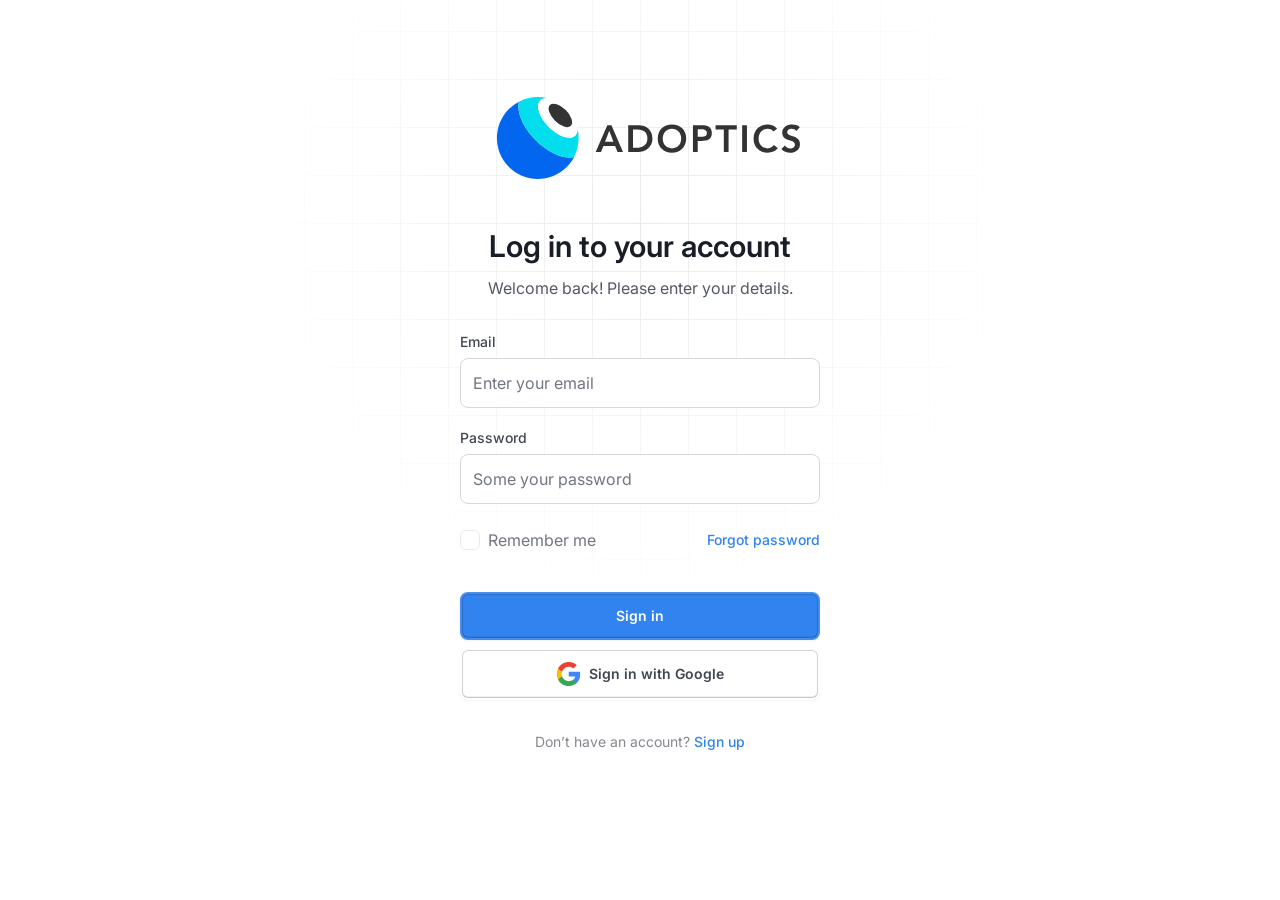
<file: src/log-in.html>
<!doctype html>
<html lang="en" class="h-full">
	<head>
		<meta charset="UTF-8" />
		<meta name="viewport" content="width=device-width, initial-scale=1.0" />
		<title>Log In</title>
		<link rel="stylesheet" href="./css/output.css" />

		<link rel="preconnect" href="https://fonts.googleapis.com" />
		<link rel="preconnect" href="https://fonts.gstatic.com" crossorigin />
		<link
			href="https://fonts.googleapis.com/css2?family=Inter:ital,opsz,wght@0,14..32,100..900;1,14..32,100..900&display=swap"
			rel="stylesheet"
		/>
	</head>
	<body class="relative h-full">
		<div class="wrapper flex min-h-full flex-col">
			<!-- Main Content -->
			<main class="flex-auto">
				<section class="overflow-hidden">
					<div
						class="relative mx-auto flex h-full w-full max-w-[1080px] flex-col gap-8 px-5"
					>
						<!-- Pattern -->
						<img
							class="absolute top-[-240px] left-1/2 -z-10 -translate-x-1/2"
							src="./images/login-pattern.png"
							alt="pattenr"
						/>
						<!-- Logo -->
						<a href="#" class="flex justify-center">
							<img class="w-[320px]" src="./images/logo.svg" alt="logo" />
						</a>

						<!-- Content -->

						<div
							class="mx-auto flex w-full max-w-[360px] flex-col items-center"
						>
							<h2 class="text-center text-3xl">Log in to your account</h2>
							<p class="mt-3 text-center">
								Welcome back! Please enter your details.
							</p>
							<!-- Content -->
							<div class="mt-8 w-full space-y-5">
								<!-- Email -->
								<label class="relative flex flex-col gap-[6px]" for="email">
									<span class="text-sm font-medium text-gray-700">Email</span>
									<div class="flex w-full">
										<input
											class="input"
											type="text"
											id="email"
											name="email"
											placeholder="Enter your email"
										/>
									</div>
								</label>

								<!--  Password  -->
								<label class="relative flex flex-col gap-[6px]" for="password">
									<span class="text-sm font-medium text-gray-700">
										Password
									</span>
									<div class="flex w-full">
										<input
											class="input"
											type="password"
											id="password"
											name="password"
											placeholder="Some your password"
										/>
									</div>
								</label>
							</div>

							<!-- Remember me -->
							<div
								class="mt-6 grid w-full grid-cols-2 items-center gap-1 sm:gap-5"
							>
								<!-- Checkbox -->
								<div>
									<input
										type="checkbox"
										id="checkbox"
										name="checkbox"
										class="peer sr-only hidden"
									/>
									<label for="checkbox" class="checkbox-input-label">
										Remember me
									</label>
								</div>
								<!-- Forgot password -->
								<div class="flex justify-end text-right">
									<a
										href="#"
										class="rounded-lg text-right text-sm font-medium text-[#3183EF] underline-offset-4 hover:underline"
									>
										Forgot password
									</a>
								</div>
							</div>

							<!-- Button -->
							<div class="mt-10 w-full space-y-2">
								<button class="btn btn-primary group w-full max-w-full">
									Sign in
								</button>
								<a href="#" class="btn btn-secondary w-full max-w-full">
									<img src="./images/google-icon.svg" alt="google icon" />
									Sign in with Google
								</a>
							</div>

							<!-- Link -->
							<div class="mt-8 flex justify-center">
								<p class="text-center text-sm text-[#85888E]">
									Don’t have an account?
									<a
										href="#"
										class="rounded-lg text-sm font-medium text-[#3183EF] underline-offset-4 hover:underline"
									>
										Sign up
									</a>
								</p>
							</div>
						</div>
					</div>
				</section>
			</main>
		</div>

		<!-- JS -->
		<script src="./js/main.js"></script>
	</body>
</html>
</file>
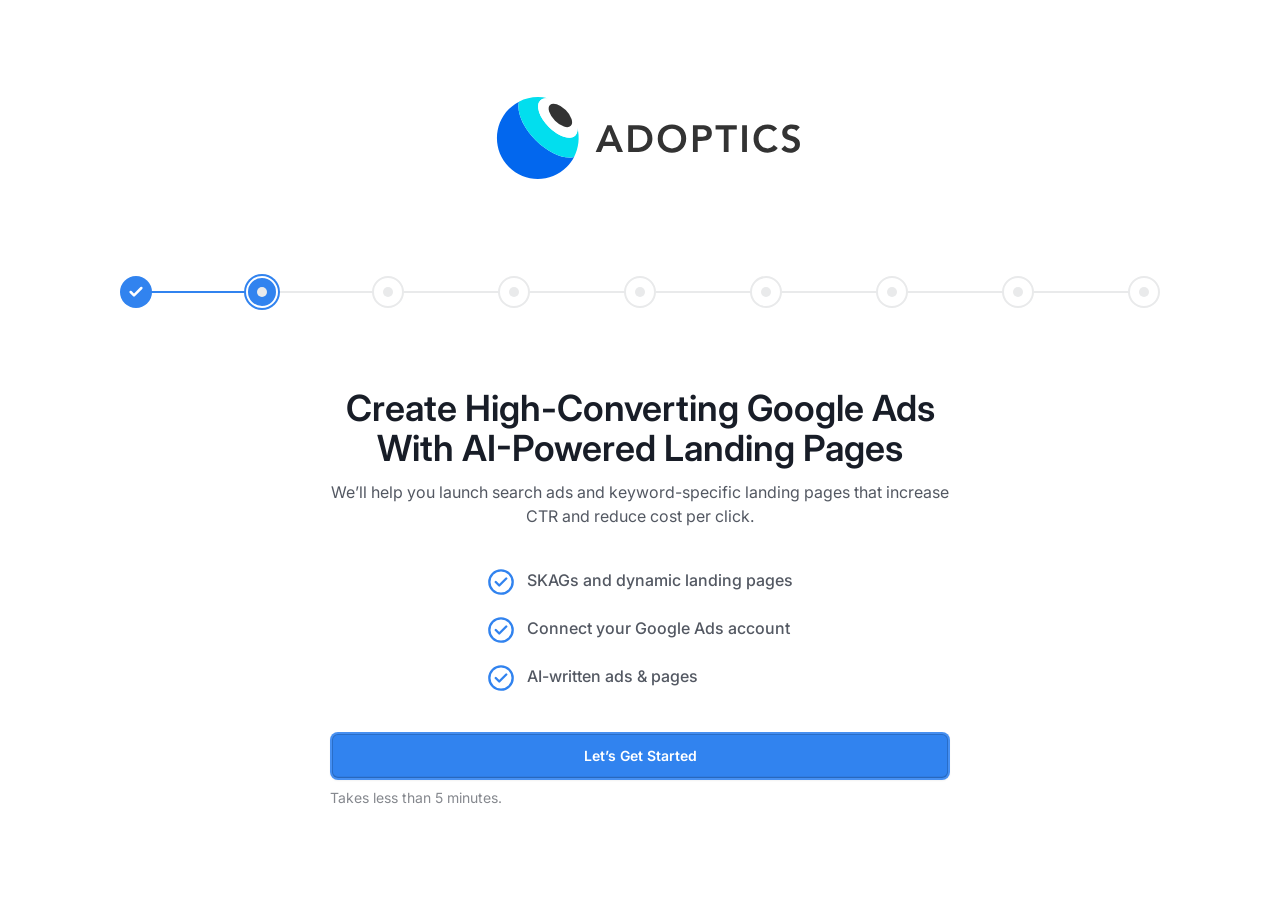
<file: src/screen-1.html>
<!doctype html>
<html lang="en" class="h-full">
	<head>
		<meta charset="UTF-8" />
		<meta name="viewport" content="width=device-width, initial-scale=1.0" />
		<title>Screen 1</title>
		<link rel="stylesheet" href="./css/output.css" />

		<link rel="preconnect" href="https://fonts.googleapis.com" />
		<link rel="preconnect" href="https://fonts.gstatic.com" crossorigin />
		<link
			href="https://fonts.googleapis.com/css2?family=Inter:ital,opsz,wght@0,14..32,100..900;1,14..32,100..900&display=swap"
			rel="stylesheet"
		/>
	</head>
	<body class="relative h-full">
		<div class="wrapper flex min-h-full flex-col">
			<!-- Main Content -->
			<main class="flex-auto">
				<section class="overflow-hidden">
					<div
						class="mx-auto flex h-full w-full max-w-[1080px] flex-col gap-10 px-5 lg:gap-20"
					>
						<!-- Logo -->
						<a href="#" class="flex justify-center">
							<img class="w-[320px]" src="./images/logo.svg" alt="logo" />
						</a>
						<!-- Stepper -->
						<div
							class="mx-auto flex items-center gap-[94px] max-[1200px]:gap-10 max-[480px]:gap-4! max-[360px]:-translate-x-4 max-[360px]:gap-3! max-sm:gap-5"
						>
							<!-- Step Item -->
							<div class="step-item group filled">
								<!-- Dot Icon -->
								<div
									class="size-2.5 rounded-full bg-[#E9EAEB] group-[.filled]:hidden max-sm:size-2"
								></div>

								<!-- Check Icon -->
								<img
									class="hidden group-[.filled]:block"
									src="./images/step-check.svg"
									alt="img"
								/>
							</div>
							<!-- Step Item -->
							<div class="step-item group active">
								<!-- Dot Icon -->
								<div
									class="size-2.5 rounded-full bg-[#E9EAEB] group-[.filled]:hidden max-sm:size-2"
								></div>

								<!-- Check Icon -->
								<img
									class="hidden group-[.filled]:block"
									src="./images/step-check.svg"
									alt="img"
								/>
							</div>
							<!-- Step Item -->
							<div class="step-item group">
								<!-- Dot Icon -->
								<div
									class="size-2.5 rounded-full bg-[#E9EAEB] group-[.filled]:hidden max-sm:size-2"
								></div>

								<!-- Check Icon -->
								<img
									class="hidden group-[.filled]:block"
									src="./images/step-check.svg"
									alt="img"
								/>
							</div>
							<!-- Step Item -->
							<div class="step-item group">
								<!-- Dot Icon -->
								<div
									class="size-2.5 rounded-full bg-[#E9EAEB] group-[.filled]:hidden max-sm:size-2"
								></div>

								<!-- Check Icon -->
								<img
									class="hidden group-[.filled]:block"
									src="./images/step-check.svg"
									alt="img"
								/>
							</div>
							<!-- Step Item -->
							<div class="step-item group">
								<!-- Dot Icon -->
								<div
									class="size-2.5 rounded-full bg-[#E9EAEB] group-[.filled]:hidden max-sm:size-2"
								></div>

								<!-- Check Icon -->
								<img
									class="hidden group-[.filled]:block"
									src="./images/step-check.svg"
									alt="img"
								/>
							</div>
							<!-- Step Item -->
							<div class="step-item group">
								<!-- Dot Icon -->
								<div
									class="size-2.5 rounded-full bg-[#E9EAEB] group-[.filled]:hidden max-sm:size-2"
								></div>

								<!-- Check Icon -->
								<img
									class="hidden group-[.filled]:block"
									src="./images/step-check.svg"
									alt="img"
								/>
							</div>
							<!-- Step Item -->
							<div class="step-item group">
								<!-- Dot Icon -->
								<div
									class="size-2.5 rounded-full bg-[#E9EAEB] group-[.filled]:hidden max-sm:size-2"
								></div>

								<!-- Check Icon -->
								<img
									class="hidden group-[.filled]:block"
									src="./images/step-check.svg"
									alt="img"
								/>
							</div>
							<!-- Step Item -->
							<div class="step-item group">
								<!-- Dot Icon -->
								<div
									class="size-2.5 rounded-full bg-[#E9EAEB] group-[.filled]:hidden max-sm:size-2"
								></div>

								<!-- Check Icon -->
								<img
									class="hidden group-[.filled]:block"
									src="./images/step-check.svg"
									alt="img"
								/>
							</div>
							<!-- Step Item -->
							<div class="step-item group">
								<!-- Dot Icon -->
								<div
									class="size-2.5 rounded-full bg-[#E9EAEB] group-[.filled]:hidden max-sm:size-2"
								></div>

								<!-- Check Icon -->
								<img
									class="hidden group-[.filled]:block"
									src="./images/step-check.svg"
									alt="img"
								/>
							</div>
						</div>
						<!-- Content -->

						<div
							class="mx-auto flex w-full max-w-[620px] flex-col items-center"
						>
							<h2 class="text-center">
								Create High-Converting Google Ads With AI-Powered Landing Pages
							</h2>
							<p class="mt-3 text-center">
								We’ll help you launch search ads and keyword-specific landing
								pages that increase CTR and reduce cost per click.
							</p>
							<!-- List -->
							<ul class="mt-10 space-y-5">
								<li class="flex items-start gap-3">
									<img
										class="size-7"
										src="./images/check-circle.svg"
										alt="check icon"
									/>
									<p class="font-medium">SKAGs and dynamic landing pages</p>
								</li>
								<li class="flex items-start gap-3">
									<img
										class="size-7"
										src="./images/check-circle.svg"
										alt="check icon"
									/>
									<p class="font-medium">Connect your Google Ads account</p>
								</li>
								<li class="flex items-start gap-3">
									<img
										class="size-7"
										src="./images/check-circle.svg"
										alt="check icon"
									/>
									<p class="font-medium">AI-written ads & pages</p>
								</li>
							</ul>
							<div class="mt-10 w-full space-y-2">
								<a href="#" class="btn btn-primary w-full max-w-full">
									Let’s Get Started
								</a>
								<p class="text-left text-sm text-[#85888E]">
									Takes less than 5 minutes.
								</p>
							</div>
						</div>
					</div>
				</section>
			</main>
		</div>

		<!-- JS -->
		<script src="./js/main.js"></script>
	</body>
</html>
</file>
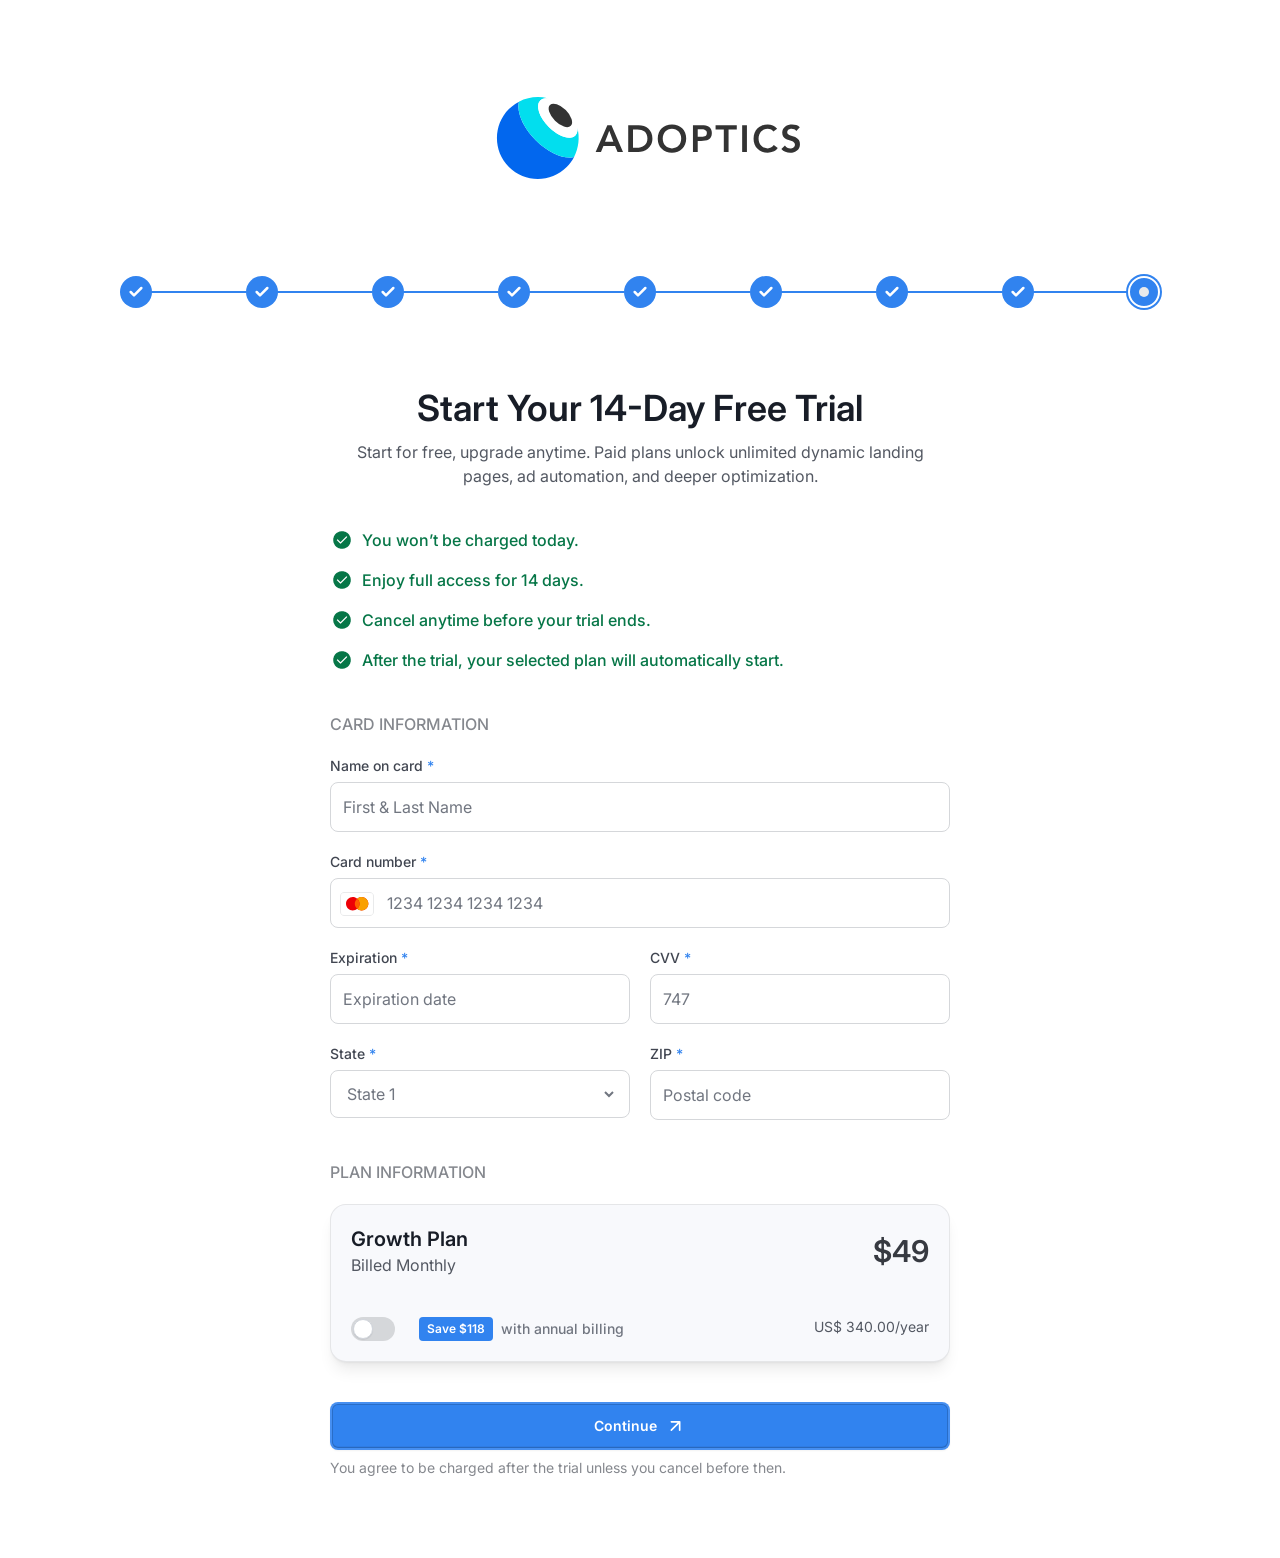
<file: src/screen-10.html>
<!doctype html>
<html lang="en" class="h-full">
	<head>
		<meta charset="UTF-8" />
		<meta name="viewport" content="width=device-width, initial-scale=1.0" />
		<title>Screen 10</title>
		<link rel="stylesheet" href="./css/output.css" />

		<link rel="preconnect" href="https://fonts.googleapis.com" />
		<link rel="preconnect" href="https://fonts.gstatic.com" crossorigin />
		<link
			href="https://fonts.googleapis.com/css2?family=Inter:ital,opsz,wght@0,14..32,100..900;1,14..32,100..900&display=swap"
			rel="stylesheet"
		/>
	</head>
	<body class="relative h-full">
		<div class="wrapper flex min-h-full flex-col">
			<!-- Main Content -->
			<main class="flex-auto">
				<section class="overflow-hidden">
					<div
						class="mx-auto flex h-full w-full max-w-[1080px] flex-col gap-10 px-5 lg:gap-20"
					>
						<!-- Logo -->
						<a href="#" class="flex justify-center">
							<img class="w-[320px]" src="./images/logo.svg" alt="logo" />
						</a>
						<!-- Stepper -->
						<div
							class="mx-auto flex items-center gap-[94px] max-[1200px]:gap-10 max-[480px]:gap-4! max-[360px]:-translate-x-4 max-[360px]:gap-3! max-sm:gap-5"
						>
							<!-- Step Item -->
							<div class="step-item group filled">
								<!-- Dot Icon -->
								<div
									class="size-2.5 rounded-full bg-[#E9EAEB] group-[.filled]:hidden max-sm:size-2"
								></div>

								<!-- Check Icon -->
								<img
									class="hidden group-[.filled]:block"
									src="./images/step-check.svg"
									alt="img"
								/>
							</div>
							<!-- Step Item -->
							<div class="step-item group filled">
								<!-- Dot Icon -->
								<div
									class="size-2.5 rounded-full bg-[#E9EAEB] group-[.filled]:hidden max-sm:size-2"
								></div>

								<!-- Check Icon -->
								<img
									class="hidden group-[.filled]:block"
									src="./images/step-check.svg"
									alt="img"
								/>
							</div>
							<!-- Step Item -->
							<div class="step-item group filled">
								<!-- Dot Icon -->
								<div
									class="size-2.5 rounded-full bg-[#E9EAEB] group-[.filled]:hidden max-sm:size-2"
								></div>

								<!-- Check Icon -->
								<img
									class="hidden group-[.filled]:block"
									src="./images/step-check.svg"
									alt="img"
								/>
							</div>
							<!-- Step Item -->
							<div class="step-item group filled">
								<!-- Dot Icon -->
								<div
									class="size-2.5 rounded-full bg-[#E9EAEB] group-[.filled]:hidden max-sm:size-2"
								></div>

								<!-- Check Icon -->
								<img
									class="hidden group-[.filled]:block"
									src="./images/step-check.svg"
									alt="img"
								/>
							</div>
							<!-- Step Item -->
							<div class="step-item group filled">
								<!-- Dot Icon -->
								<div
									class="size-2.5 rounded-full bg-[#E9EAEB] group-[.filled]:hidden max-sm:size-2"
								></div>

								<!-- Check Icon -->
								<img
									class="hidden group-[.filled]:block"
									src="./images/step-check.svg"
									alt="img"
								/>
							</div>
							<!-- Step Item -->
							<div class="step-item group filled">
								<!-- Dot Icon -->
								<div
									class="size-2.5 rounded-full bg-[#E9EAEB] group-[.filled]:hidden max-sm:size-2"
								></div>

								<!-- Check Icon -->
								<img
									class="hidden group-[.filled]:block"
									src="./images/step-check.svg"
									alt="img"
								/>
							</div>
							<!-- Step Item -->
							<div class="step-item group filled">
								<!-- Dot Icon -->
								<div
									class="size-2.5 rounded-full bg-[#E9EAEB] group-[.filled]:hidden max-sm:size-2"
								></div>

								<!-- Check Icon -->
								<img
									class="hidden group-[.filled]:block"
									src="./images/step-check.svg"
									alt="img"
								/>
							</div>
							<!-- Step Item -->
							<div class="step-item group filled">
								<!-- Dot Icon -->
								<div
									class="size-2.5 rounded-full bg-[#E9EAEB] group-[.filled]:hidden max-sm:size-2"
								></div>

								<!-- Check Icon -->
								<img
									class="hidden group-[.filled]:block"
									src="./images/step-check.svg"
									alt="img"
								/>
							</div>
							<!-- Step Item -->
							<div class="step-item group active">
								<!-- Dot Icon -->
								<div
									class="size-2.5 rounded-full bg-[#E9EAEB] group-[.filled]:hidden max-sm:size-2"
								></div>

								<!-- Check Icon -->
								<img
									class="hidden group-[.filled]:block"
									src="./images/step-check.svg"
									alt="img"
								/>
							</div>
						</div>
						<!-- Content -->

						<div
							class="mx-auto flex w-full max-w-[620px] flex-col items-center"
						>
							<h2 class="text-center">Start Your 14-Day Free Trial</h2>
							<p class="mt-3 text-center">
								Start for free, upgrade anytime. Paid plans unlock unlimited
								dynamic landing pages, ad automation, and deeper optimization.
							</p>
							<!-- Content -->
							<div class="mt-10 w-full space-y-10">
								<!-- List -->
								<ul class="space-y-4">
									<li class="flex items-start gap-2">
										<img
											src="./images/check-circle-green-small.png"
											alt="check icon"
										/>
										<p class="font-medium text-green-400">
											You won’t be charged today.
										</p>
									</li>
									<li class="flex items-start gap-2">
										<img
											src="./images/check-circle-green-small.png"
											alt="check icon"
										/>
										<p class="font-medium text-green-400">
											Enjoy full access for 14 days.
										</p>
									</li>
									<li class="flex items-start gap-2">
										<img
											src="./images/check-circle-green-small.png"
											alt="check icon"
										/>
										<p class="font-medium text-green-400">
											Cancel anytime before your trial ends.
										</p>
									</li>
									<li class="flex items-start gap-2">
										<img
											src="./images/check-circle-green-small.png"
											alt="check icon"
										/>
										<p class="font-medium text-green-400">
											After the trial, your selected plan will automatically
											start.
										</p>
									</li>
								</ul>

								<!-- Form -->
								<div class="space-y-5">
									<p class="font-medium text-[#85888E]">CARD INFORMATION</p>
									<form action="#" class="space-y-5">
										<!-- Input Row -->
										<div class="space-y-5">
											<label
												class="relative flex flex-col gap-[6px]"
												for="name"
											>
												<span class="text-sm font-medium text-gray-700">
													Name on card <span class="text-blue-400">*</span>
												</span>
												<input
													class="input"
													name="name"
													id="name"
													placeholder="First & Last Name"
												/>
											</label>
										</div>

										<!-- Input Row -->
										<div class="space-y-5">
											<label
												class="relative flex flex-col gap-[6px]"
												for="card_number"
											>
												<img
													class="absolute bottom-3 left-2.5 w-[34px] shrink-0"
													src="./images/mastercard.svg"
													alt="mastercard"
												/>
												<span class="text-sm font-medium text-gray-700">
													Card number <span class="text-blue-400">*</span>
												</span>
												<input
													class="input pl-14"
													name="card_number"
													id="card_number"
													placeholder="1234 1234 1234 1234"
												/>
											</label>
										</div>

										<!-- Input Row -->
										<div class="space-y-5">
											<div class="grid gap-5 sm:grid-cols-2">
												<label
													class="relative flex flex-col gap-[6px]"
													for="expiration"
												>
													<span class="text-sm font-medium text-gray-700">
														Expiration <span class="text-blue-400">*</span>
													</span>
													<input
														class="input"
														name="expiration"
														id="expiration"
														placeholder="Expiration date"
													/>
												</label>

												<label
													class="relative flex flex-col gap-[6px]"
													for="name"
												>
													<span class="text-sm font-medium text-gray-700">
														CVV <span class="text-blue-400">*</span>
													</span>
													<input
														class="input"
														name="name"
														id="name"
														placeholder="747"
													/>
												</label>
											</div>
										</div>

										<!-- Input Row -->
										<div class="space-y-5">
											<div class="grid gap-5 sm:grid-cols-2">
												<label
													class="relative flex flex-col gap-[6px]"
													for="pricing"
												>
													<span class="text-sm font-medium text-gray-700">
														State <span class="text-blue-400">*</span>
													</span>
													<div class="input flex w-full px-3 py-0">
														<select
															class="w-full cursor-pointer py-3 text-[#717680] outline-none"
															name="campaign"
															id="campaign"
														>
															<option value="state_1">State 1</option>
															<option value="state_2">State 2</option>
															<option value="state_3">State 3</option>
															<option value="state_4">State 4</option>
														</select>
													</div>
												</label>

												<label
													class="relative flex flex-col gap-[6px]"
													for="postal_code"
												>
													<span class="text-sm font-medium text-gray-700">
														ZIP <span class="text-blue-400">*</span>
													</span>
													<input
														class="input"
														name="postal_code"
														id="postal_code"
														placeholder="Postal code"
													/>
												</label>
											</div>
										</div>
									</form>
								</div>

								<!-- Plan Card -->
								<div class="space-y-5">
									<p class="font-medium text-[#85888E]">PLAN INFORMATION</p>

									<div
										class="rounded-2xl border border-black/[0.08] bg-[#F8F9FC] p-5 shadow-lg"
									>
										<div class="flex items-center justify-between gap-5">
											<div>
												<p class="text-xl font-semibold text-gray-900">
													Growth Plan
												</p>
												<p>Billed Monthly</p>
											</div>
											<p class="text-3xl font-semibold text-[#373A41]">$49</p>
										</div>

										<div
											class="mt-10 flex flex-col gap-5 sm:flex-row sm:justify-between"
										>
											<div
												class="flex flex-col items-start gap-3 min-[360px]:flex-row min-[360px]:items-center min-[360px]:gap-6"
											>
												<!-- Toggle -->
												<label
													class="relative inline-flex cursor-pointer items-center"
												>
													<input
														type="checkbox"
														value=""
														class="peer sr-only"
													/>
													<div
														class="peer h-6 w-11 rounded-full bg-[#D5D7DA] outline-none peer-checked:bg-blue-400 peer-focus:outline-none after:absolute after:top-[2px] after:left-[2px] after:h-5 after:w-5 after:rounded-full after:border after:border-gray-300 after:bg-white after:shadow-sm after:transition-all peer-checked:after:translate-x-full peer-checked:after:border-white"
													></div>
												</label>

												<!-- Text -->
												<div class="flex items-center gap-2">
													<p
														class="rounded bg-blue-400 px-2 py-1 text-xs font-semibold text-white"
													>
														Save $118
													</p>
													<p class="text-sm font-medium text-[#717680]">
														with annual billing
													</p>
												</div>
											</div>
											<p class="text-sm">US$ 340.00/year</p>
										</div>
									</div>
								</div>
							</div>

							<!-- Button -->
							<div class="mt-10 w-full space-y-2">
								<button class="btn btn-primary group w-full max-w-full">
									Continue
									<img
										class="transition-transform group-hover:translate-x-[2px] group-hover:-translate-y-[2px]"
										src="./images/arrow-up-right.svg"
										alt="arrow icon"
									/>
								</button>

								<p class="text-left text-sm text-[#85888E]">
									You agree to be charged after the trial unless you cancel
									before then.
								</p>
							</div>
						</div>
					</div>
				</section>
			</main>
		</div>

		<!-- JS -->
		<script src="./js/main.js"></script>
	</body>
</html>
</file>
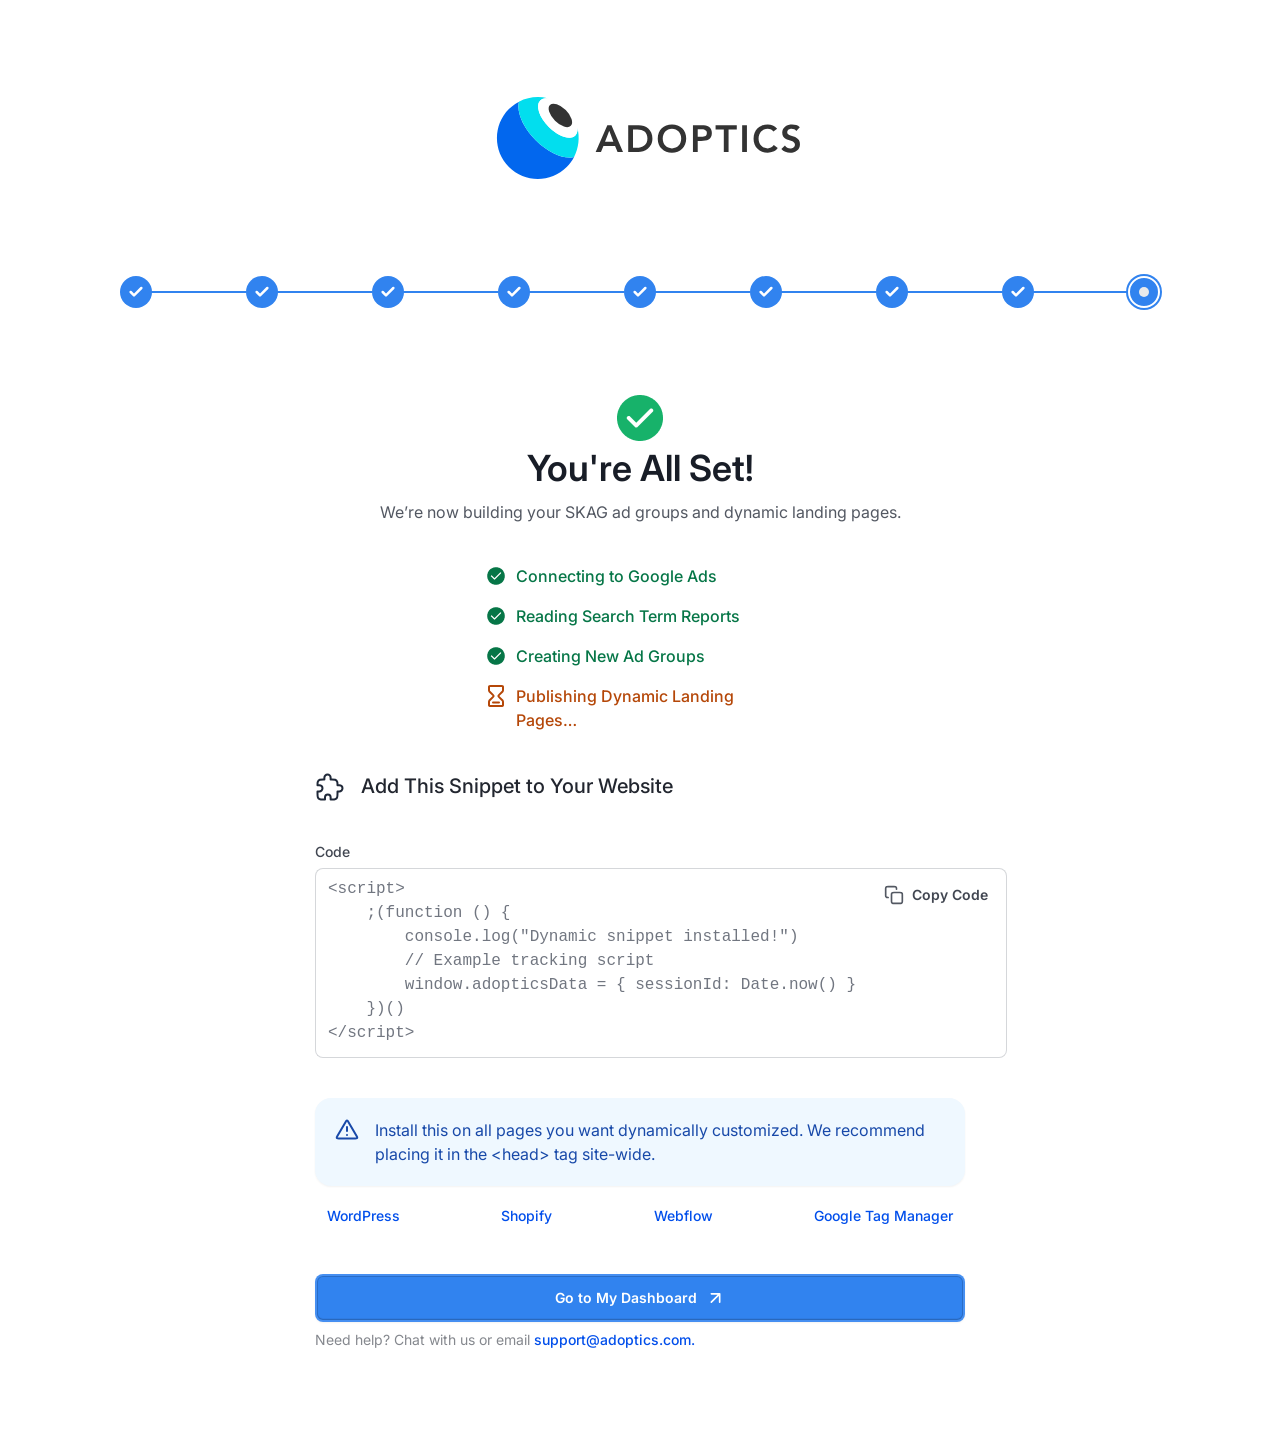
<file: src/screen-11.html>
<!doctype html>
<html lang="en" class="h-full">
	<head>
		<meta charset="UTF-8" />
		<meta name="viewport" content="width=device-width, initial-scale=1.0" />
		<title>Screen 11</title>
		<link rel="stylesheet" href="./css/output.css" />

		<link rel="preconnect" href="https://fonts.googleapis.com" />
		<link rel="preconnect" href="https://fonts.gstatic.com" crossorigin />
		<link
			href="https://fonts.googleapis.com/css2?family=Inter:ital,opsz,wght@0,14..32,100..900;1,14..32,100..900&display=swap"
			rel="stylesheet"
		/>
	</head>
	<body class="relative h-full">
		<div class="wrapper flex min-h-full flex-col">
			<!-- Main Content -->
			<main class="flex-auto">
				<section class="overflow-hidden">
					<div
						class="mx-auto flex h-full w-full max-w-[1080px] flex-col gap-10 px-5 lg:gap-20"
					>
						<!-- Logo -->
						<a href="#" class="flex justify-center">
							<img class="w-[320px]" src="./images/logo.svg" alt="logo" />
						</a>
						<!-- Stepper -->
						<div
							class="mx-auto flex items-center gap-[94px] max-[1200px]:gap-10 max-[480px]:gap-4! max-[360px]:-translate-x-4 max-[360px]:gap-3! max-sm:gap-5"
						>
							<!-- Step Item -->
							<div class="step-item group filled">
								<!-- Dot Icon -->
								<div
									class="size-2.5 rounded-full bg-[#E9EAEB] group-[.filled]:hidden max-sm:size-2"
								></div>

								<!-- Check Icon -->
								<img
									class="hidden group-[.filled]:block"
									src="./images/step-check.svg"
									alt="img"
								/>
							</div>
							<!-- Step Item -->
							<div class="step-item group filled">
								<!-- Dot Icon -->
								<div
									class="size-2.5 rounded-full bg-[#E9EAEB] group-[.filled]:hidden max-sm:size-2"
								></div>

								<!-- Check Icon -->
								<img
									class="hidden group-[.filled]:block"
									src="./images/step-check.svg"
									alt="img"
								/>
							</div>
							<!-- Step Item -->
							<div class="step-item group filled">
								<!-- Dot Icon -->
								<div
									class="size-2.5 rounded-full bg-[#E9EAEB] group-[.filled]:hidden max-sm:size-2"
								></div>

								<!-- Check Icon -->
								<img
									class="hidden group-[.filled]:block"
									src="./images/step-check.svg"
									alt="img"
								/>
							</div>
							<!-- Step Item -->
							<div class="step-item group filled">
								<!-- Dot Icon -->
								<div
									class="size-2.5 rounded-full bg-[#E9EAEB] group-[.filled]:hidden max-sm:size-2"
								></div>

								<!-- Check Icon -->
								<img
									class="hidden group-[.filled]:block"
									src="./images/step-check.svg"
									alt="img"
								/>
							</div>
							<!-- Step Item -->
							<div class="step-item group filled">
								<!-- Dot Icon -->
								<div
									class="size-2.5 rounded-full bg-[#E9EAEB] group-[.filled]:hidden max-sm:size-2"
								></div>

								<!-- Check Icon -->
								<img
									class="hidden group-[.filled]:block"
									src="./images/step-check.svg"
									alt="img"
								/>
							</div>
							<!-- Step Item -->
							<div class="step-item group filled">
								<!-- Dot Icon -->
								<div
									class="size-2.5 rounded-full bg-[#E9EAEB] group-[.filled]:hidden max-sm:size-2"
								></div>

								<!-- Check Icon -->
								<img
									class="hidden group-[.filled]:block"
									src="./images/step-check.svg"
									alt="img"
								/>
							</div>
							<!-- Step Item -->
							<div class="step-item group filled">
								<!-- Dot Icon -->
								<div
									class="size-2.5 rounded-full bg-[#E9EAEB] group-[.filled]:hidden max-sm:size-2"
								></div>

								<!-- Check Icon -->
								<img
									class="hidden group-[.filled]:block"
									src="./images/step-check.svg"
									alt="img"
								/>
							</div>
							<!-- Step Item -->
							<div class="step-item group filled">
								<!-- Dot Icon -->
								<div
									class="size-2.5 rounded-full bg-[#E9EAEB] group-[.filled]:hidden max-sm:size-2"
								></div>

								<!-- Check Icon -->
								<img
									class="hidden group-[.filled]:block"
									src="./images/step-check.svg"
									alt="img"
								/>
							</div>
							<!-- Step Item -->
							<div class="step-item group active">
								<!-- Dot Icon -->
								<div
									class="size-2.5 rounded-full bg-[#E9EAEB] group-[.filled]:hidden max-sm:size-2"
								></div>

								<!-- Check Icon -->
								<img
									class="hidden group-[.filled]:block"
									src="./images/step-check.svg"
									alt="img"
								/>
							</div>
						</div>
						<!-- Content -->

						<div
							class="mx-auto flex w-full max-w-[650px] flex-col items-center"
						>
							<img src="./images/check-circle-large.png" alt="check circle" />
							<h2 class="text-center">You're All Set!</h2>
							<p class="mt-3 text-center">
								We’re now building your SKAG ad groups and dynamic landing
								pages.
							</p>
							<!-- Content -->
							<div class="mt-10 w-full space-y-10">
								<!-- List -->
								<ul class="mx-auto max-w-[312px] space-y-4">
									<li class="flex items-start gap-2">
										<img
											src="./images/check-circle-green-small.png"
											alt="check icon"
										/>
										<p class="font-medium text-green-400">
											Connecting to Google Ads
										</p>
									</li>
									<li class="flex items-start gap-2">
										<img
											src="./images/check-circle-green-small.png"
											alt="check icon"
										/>
										<p class="font-medium text-green-400">
											Reading Search Term Reports
										</p>
									</li>
									<li class="flex items-start gap-2">
										<img
											src="./images/check-circle-green-small.png"
											alt="check icon"
										/>
										<p class="font-medium text-green-400">
											Creating New Ad Groups
										</p>
									</li>
									<li class="flex items-start gap-2">
										<img src="./images/hourglass.svg" alt="hourglass icon" />
										<p class="font-medium text-orange-700">
											Publishing Dynamic Landing Pages…
										</p>
									</li>
								</ul>

								<div class="flex w-full items-start gap-4">
									<img src="./images/puzzle.svg" alt="puzzle icon" />
									<p class="text-xl font-medium text-gray-800">
										Add This Snippet to Your Website
									</p>
								</div>

								<!-- Code -->
								<label
									class="relative flex w-[620px] max-w-full flex-1 flex-col gap-[6px] overflow-x-auto sm:overflow-x-visible"
								>
									<span class="text-sm font-medium text-gray-700">Code</span>

									<div class="flex w-[620px]">
										<div
											class="input flex min-h-[100px] resize-none flex-col rounded-r-none border-r-0 sm:min-h-[160px]"
											type="text"
											readonly
										>
											<pre class="-mt-7 flex w-full">
													<code class="text-[#717680] leading-[1.5] w-full whitespace-pre ">
&lt;script&gt;
    ;(function () {
        console.log("Dynamic snippet installed!")
        // Example tracking script
        window.adopticsData = { sessionId: Date.now() }
    })()
&lt;/script&gt;
</code></pre>
										</div>
										<div
											class="shrink-0 overflow-hidden rounded-r-lg border border-l-0 border-[#D5D7DA] pt-[2px] pr-[2px]"
										>
											<button
												class="mb-auto flex cursor-pointer gap-2 px-4 py-[14px] text-sm font-semibold text-gray-700 transition-colors hover:bg-gray-100"
											>
												<img src="./images/copy.svg" alt="edit icon" />
												Copy Code
											</button>
										</div>
									</div>
								</label>

								<!-- Alert & Links  -->
								<div>
									<div
										class="flex items-start gap-4 rounded-2xl bg-[#EFF8FF] p-5 shadow-xs"
									>
										<img
											class="shrink-0"
											src="./images/alert.svg"
											alt="alert icon"
										/>
										<p class="text-[#1849A9]">
											Install this on all pages you want dynamically customized.
											We recommend placing it in the &lt;head&gt; tag site-wide.
										</p>
									</div>

									<div
										class="mt-3 flex flex-wrap items-center justify-between gap-x-4 gap-y-2"
									>
										<a
											href="#"
											class="max-w-fit rounded-lg px-3 py-2 text-sm font-medium text-[#004EEB] hover:bg-[#EFF8FF]"
										>
											WordPress
										</a>
										<a
											href="#"
											class="max-w-fit rounded-lg px-3 py-2 text-sm font-medium text-[#004EEB] hover:bg-[#EFF8FF]"
										>
											Shopify
										</a>
										<a
											href="#"
											class="max-w-fit rounded-lg px-3 py-2 text-sm font-medium text-[#004EEB] hover:bg-[#EFF8FF]"
										>
											Webflow
										</a>
										<a
											href="#"
											class="max-w-fit rounded-lg px-3 py-2 text-sm font-medium text-[#004EEB] hover:bg-[#EFF8FF]"
										>
											Google Tag Manager
										</a>
									</div>
								</div>
							</div>

							<!-- Button -->
							<div class="mt-10 w-full space-y-2">
								<button class="btn btn-primary group w-full max-w-full">
									Go to My Dashboard
									<img
										class="transition-transform group-hover:translate-x-[2px] group-hover:-translate-y-[2px]"
										src="./images/arrow-up-right.svg"
										alt="arrow icon"
									/>
								</button>

								<p class="text-left text-sm text-[#85888E]">
									Need help? Chat with us or email
									<a
										href="mailto:support@adoptics.com"
										class="rounded-lg text-sm font-medium text-[#004EEB] underline-offset-4 hover:underline"
									>
										support@adoptics.com.
									</a>
								</p>
							</div>
						</div>
					</div>
				</section>
			</main>
		</div>

		<!-- JS -->
		<script src="./js/main.js"></script>
	</body>
</html>
</file>
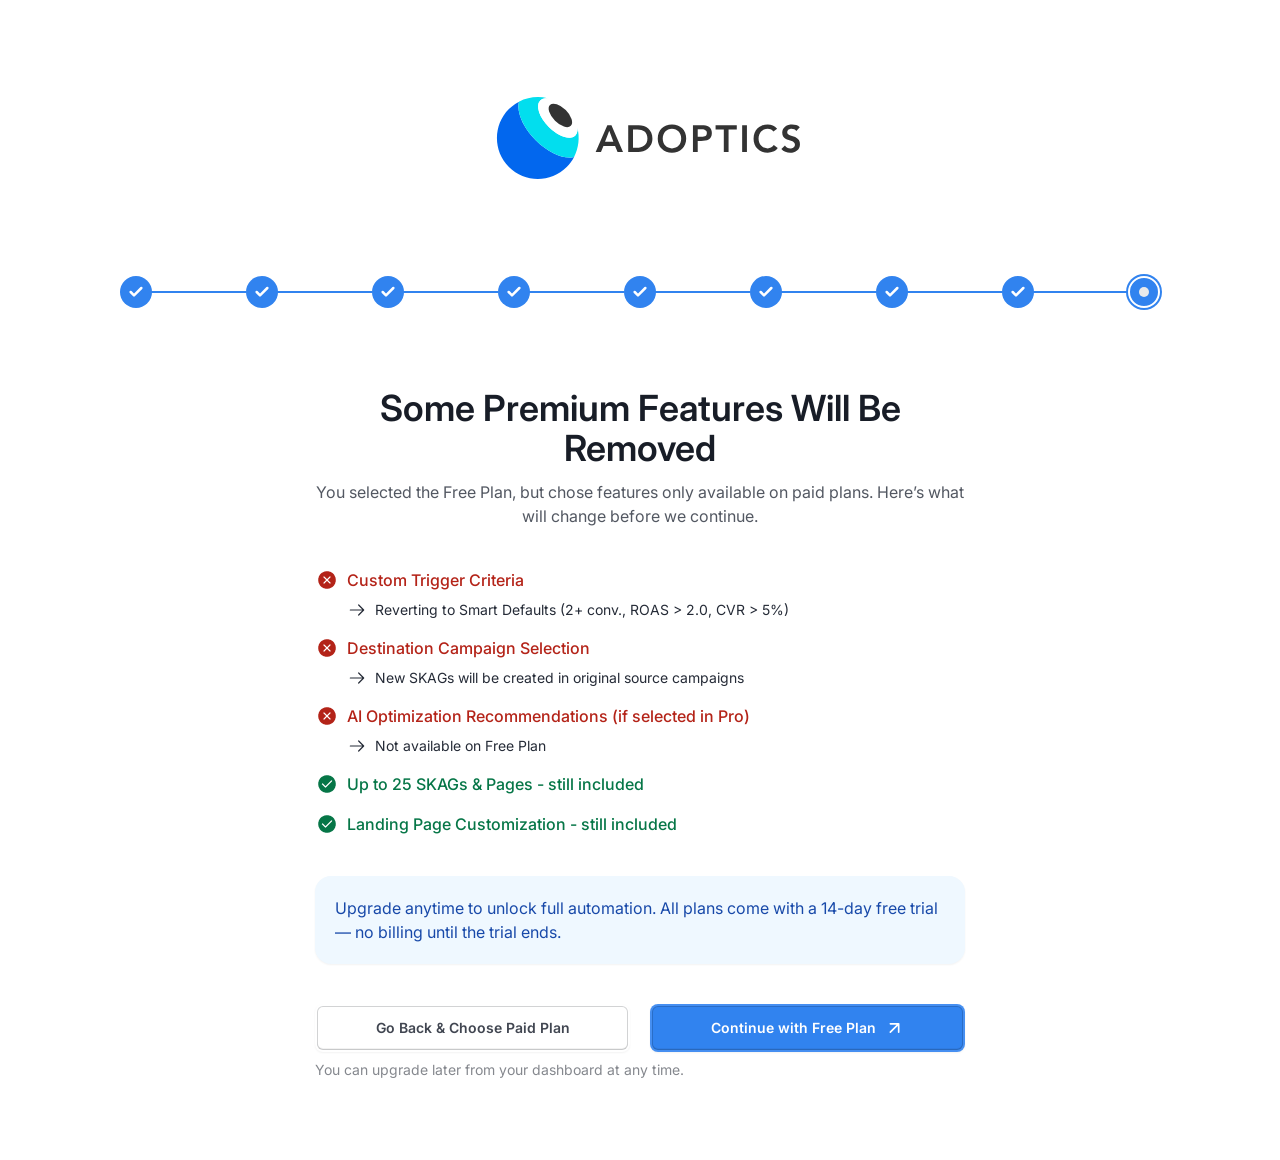
<file: src/screen-12.html>
<!doctype html>
<html lang="en" class="h-full">
	<head>
		<meta charset="UTF-8" />
		<meta name="viewport" content="width=device-width, initial-scale=1.0" />
		<title>Screen 12</title>
		<link rel="stylesheet" href="./css/output.css" />

		<link rel="preconnect" href="https://fonts.googleapis.com" />
		<link rel="preconnect" href="https://fonts.gstatic.com" crossorigin />
		<link
			href="https://fonts.googleapis.com/css2?family=Inter:ital,opsz,wght@0,14..32,100..900;1,14..32,100..900&display=swap"
			rel="stylesheet"
		/>
	</head>
	<body class="relative h-full">
		<div class="wrapper flex min-h-full flex-col">
			<!-- Main Content -->
			<main class="flex-auto">
				<section class="overflow-hidden">
					<div
						class="mx-auto flex h-full w-full max-w-[1080px] flex-col gap-10 px-5 lg:gap-20"
					>
						<!-- Logo -->
						<a href="#" class="flex justify-center">
							<img class="w-[320px]" src="./images/logo.svg" alt="logo" />
						</a>
						<!-- Stepper -->
						<div
							class="mx-auto flex items-center gap-[94px] max-[1200px]:gap-10 max-[480px]:gap-4! max-[360px]:-translate-x-4 max-[360px]:gap-3! max-sm:gap-5"
						>
							<!-- Step Item -->
							<div class="step-item group filled">
								<!-- Dot Icon -->
								<div
									class="size-2.5 rounded-full bg-[#E9EAEB] group-[.filled]:hidden max-sm:size-2"
								></div>

								<!-- Check Icon -->
								<img
									class="hidden group-[.filled]:block"
									src="./images/step-check.svg"
									alt="img"
								/>
							</div>
							<!-- Step Item -->
							<div class="step-item group filled">
								<!-- Dot Icon -->
								<div
									class="size-2.5 rounded-full bg-[#E9EAEB] group-[.filled]:hidden max-sm:size-2"
								></div>

								<!-- Check Icon -->
								<img
									class="hidden group-[.filled]:block"
									src="./images/step-check.svg"
									alt="img"
								/>
							</div>
							<!-- Step Item -->
							<div class="step-item group filled">
								<!-- Dot Icon -->
								<div
									class="size-2.5 rounded-full bg-[#E9EAEB] group-[.filled]:hidden max-sm:size-2"
								></div>

								<!-- Check Icon -->
								<img
									class="hidden group-[.filled]:block"
									src="./images/step-check.svg"
									alt="img"
								/>
							</div>
							<!-- Step Item -->
							<div class="step-item group filled">
								<!-- Dot Icon -->
								<div
									class="size-2.5 rounded-full bg-[#E9EAEB] group-[.filled]:hidden max-sm:size-2"
								></div>

								<!-- Check Icon -->
								<img
									class="hidden group-[.filled]:block"
									src="./images/step-check.svg"
									alt="img"
								/>
							</div>
							<!-- Step Item -->
							<div class="step-item group filled">
								<!-- Dot Icon -->
								<div
									class="size-2.5 rounded-full bg-[#E9EAEB] group-[.filled]:hidden max-sm:size-2"
								></div>

								<!-- Check Icon -->
								<img
									class="hidden group-[.filled]:block"
									src="./images/step-check.svg"
									alt="img"
								/>
							</div>
							<!-- Step Item -->
							<div class="step-item group filled">
								<!-- Dot Icon -->
								<div
									class="size-2.5 rounded-full bg-[#E9EAEB] group-[.filled]:hidden max-sm:size-2"
								></div>

								<!-- Check Icon -->
								<img
									class="hidden group-[.filled]:block"
									src="./images/step-check.svg"
									alt="img"
								/>
							</div>
							<!-- Step Item -->
							<div class="step-item group filled">
								<!-- Dot Icon -->
								<div
									class="size-2.5 rounded-full bg-[#E9EAEB] group-[.filled]:hidden max-sm:size-2"
								></div>

								<!-- Check Icon -->
								<img
									class="hidden group-[.filled]:block"
									src="./images/step-check.svg"
									alt="img"
								/>
							</div>
							<!-- Step Item -->
							<div class="step-item group filled">
								<!-- Dot Icon -->
								<div
									class="size-2.5 rounded-full bg-[#E9EAEB] group-[.filled]:hidden max-sm:size-2"
								></div>

								<!-- Check Icon -->
								<img
									class="hidden group-[.filled]:block"
									src="./images/step-check.svg"
									alt="img"
								/>
							</div>
							<!-- Step Item -->
							<div class="step-item group active">
								<!-- Dot Icon -->
								<div
									class="size-2.5 rounded-full bg-[#E9EAEB] group-[.filled]:hidden max-sm:size-2"
								></div>

								<!-- Check Icon -->
								<img
									class="hidden group-[.filled]:block"
									src="./images/step-check.svg"
									alt="img"
								/>
							</div>
						</div>
						<!-- Content -->

						<div
							class="mx-auto flex w-full max-w-[650px] flex-col items-center"
						>
							<h2 class="text-center">Some Premium Features Will Be Removed</h2>
							<p class="mt-3 text-center">
								You selected the Free Plan, but chose features only available on
								paid plans. Here’s what will change before we continue.
							</p>
							<!-- Content -->
							<div class="mt-10 w-full space-y-10">
								<!-- List -->
								<ul class="space-y-4">
									<li class="flex items-start gap-2">
										<img src="./images/x-circle.png" alt="check icon" />
										<div class="space-y-2">
											<p class="text-error font-medium">
												Custom Trigger Criteria
											</p>
											<p class="flex items-start gap-2 text-sm text-[#252B37]">
												<img
													src="./images/arrow-narrow-right.svg"
													alt="arrow"
												/>
												Reverting to Smart Defaults (2+ conv., ROAS > 2.0, CVR >
												5%)
											</p>
										</div>
									</li>
									<li class="flex items-start gap-2">
										<img src="./images/x-circle.png" alt="check icon" />
										<div class="space-y-2">
											<p class="text-error font-medium">
												Destination Campaign Selection
											</p>
											<p class="flex items-start gap-2 text-sm text-[#252B37]">
												<img
													src="./images/arrow-narrow-right.svg"
													alt="arrow"
												/>
												New SKAGs will be created in original source campaigns
											</p>
										</div>
									</li>
									<li class="flex items-start gap-2">
										<img src="./images/x-circle.png" alt="check icon" />
										<div class="space-y-2">
											<p class="text-error font-medium">
												AI Optimization Recommendations (if selected in Pro)
											</p>
											<p class="flex items-start gap-2 text-sm text-[#252B37]">
												<img
													src="./images/arrow-narrow-right.svg"
													alt="arrow"
												/>
												Not available on Free Plan
											</p>
										</div>
									</li>
									<li class="flex items-start gap-2">
										<img
											src="./images/check-circle-green-small.png"
											alt="check icon"
										/>
										<p class="font-medium text-green-400">
											Up to 25 SKAGs & Pages - still included
										</p>
									</li>
									<li class="flex items-start gap-2">
										<img
											src="./images/check-circle-green-small.png"
											alt="check icon"
										/>
										<p class="font-medium text-green-400">
											Landing Page Customization - still included
										</p>
									</li>
								</ul>

								<!-- Alert   -->
								<div>
									<div
										class="flex items-start gap-4 rounded-2xl bg-[#EFF8FF] p-5 shadow-xs"
									>
										<p class="text-[#1849A9]">
											Upgrade anytime to unlock full automation. All plans come
											with a 14-day free trial — no billing until the trial
											ends.
										</p>
									</div>
								</div>
							</div>

							<!-- Button -->
							<div class="mt-10 w-full space-y-2">
								<div class="grid gap-5 sm:grid-cols-2">
									<button class="btn btn-secondary group w-full max-w-full">
										Go Back & Choose Paid Plan
									</button>
									<button class="btn btn-primary group w-full max-w-full">
										Continue with Free Plan
										<img
											class="transition-transform group-hover:translate-x-[2px] group-hover:-translate-y-[2px]"
											src="./images/arrow-up-right.svg"
											alt="arrow icon"
										/>
									</button>
								</div>
								<p class="text-left text-sm text-[#85888E]">
									You can upgrade later from your dashboard at any time.
								</p>
							</div>
						</div>
					</div>
				</section>
			</main>
		</div>

		<!-- JS -->
		<script src="./js/main.js"></script>
	</body>
</html>
</file>
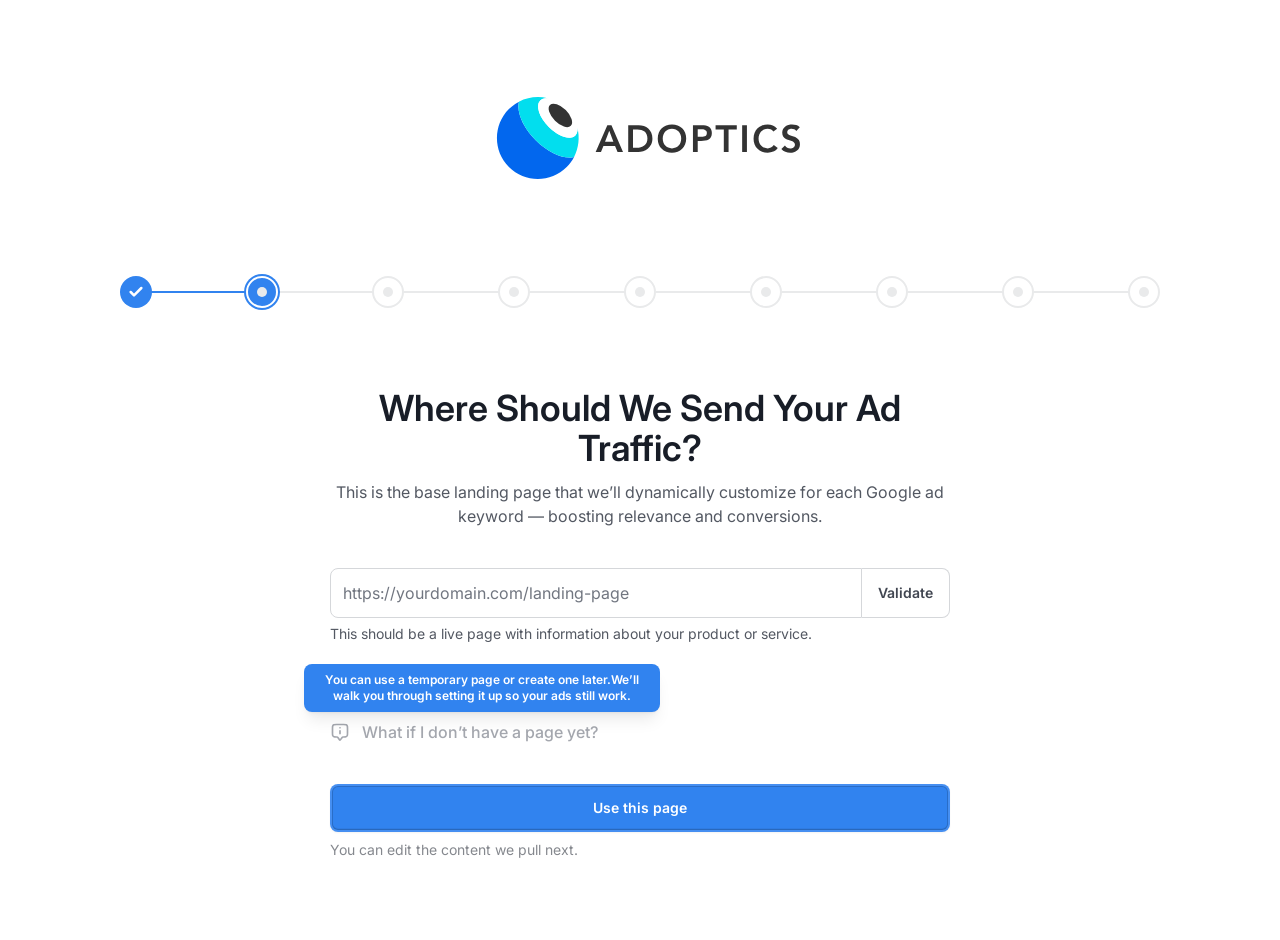
<file: src/screen-2.html>
<!doctype html>
<html lang="en" class="h-full">
	<head>
		<meta charset="UTF-8" />
		<meta name="viewport" content="width=device-width, initial-scale=1.0" />
		<title>Screen 2</title>
		<link rel="stylesheet" href="./css/output.css" />

		<link rel="preconnect" href="https://fonts.googleapis.com" />
		<link rel="preconnect" href="https://fonts.gstatic.com" crossorigin />
		<link
			href="https://fonts.googleapis.com/css2?family=Inter:ital,opsz,wght@0,14..32,100..900;1,14..32,100..900&display=swap"
			rel="stylesheet"
		/>
	</head>
	<body class="relative h-full">
		<div class="wrapper flex min-h-full flex-col">
			<!-- Main Content -->
			<main class="flex-auto">
				<section class="overflow-hidden">
					<div
						class="mx-auto flex h-full w-full max-w-[1080px] flex-col gap-10 px-5 lg:gap-20"
					>
						<!-- Logo -->
						<a href="#" class="flex justify-center">
							<img class="w-[320px]" src="./images/logo.svg" alt="logo" />
						</a>
						<!-- Stepper -->
						<div
							class="mx-auto flex items-center gap-[94px] max-[1200px]:gap-10 max-[480px]:gap-4! max-[360px]:-translate-x-4 max-[360px]:gap-3! max-sm:gap-5"
						>
							<!-- Step Item -->
							<div class="step-item group filled">
								<!-- Dot Icon -->
								<div
									class="size-2.5 rounded-full bg-[#E9EAEB] group-[.filled]:hidden max-sm:size-2"
								></div>

								<!-- Check Icon -->
								<img
									class="hidden group-[.filled]:block"
									src="./images/step-check.svg"
									alt="img"
								/>
							</div>
							<!-- Step Item -->
							<div class="step-item group active">
								<!-- Dot Icon -->
								<div
									class="size-2.5 rounded-full bg-[#E9EAEB] group-[.filled]:hidden max-sm:size-2"
								></div>

								<!-- Check Icon -->
								<img
									class="hidden group-[.filled]:block"
									src="./images/step-check.svg"
									alt="img"
								/>
							</div>
							<!-- Step Item -->
							<div class="step-item group">
								<!-- Dot Icon -->
								<div
									class="size-2.5 rounded-full bg-[#E9EAEB] group-[.filled]:hidden max-sm:size-2"
								></div>

								<!-- Check Icon -->
								<img
									class="hidden group-[.filled]:block"
									src="./images/step-check.svg"
									alt="img"
								/>
							</div>
							<!-- Step Item -->
							<div class="step-item group">
								<!-- Dot Icon -->
								<div
									class="size-2.5 rounded-full bg-[#E9EAEB] group-[.filled]:hidden max-sm:size-2"
								></div>

								<!-- Check Icon -->
								<img
									class="hidden group-[.filled]:block"
									src="./images/step-check.svg"
									alt="img"
								/>
							</div>
							<!-- Step Item -->
							<div class="step-item group">
								<!-- Dot Icon -->
								<div
									class="size-2.5 rounded-full bg-[#E9EAEB] group-[.filled]:hidden max-sm:size-2"
								></div>

								<!-- Check Icon -->
								<img
									class="hidden group-[.filled]:block"
									src="./images/step-check.svg"
									alt="img"
								/>
							</div>
							<!-- Step Item -->
							<div class="step-item group">
								<!-- Dot Icon -->
								<div
									class="size-2.5 rounded-full bg-[#E9EAEB] group-[.filled]:hidden max-sm:size-2"
								></div>

								<!-- Check Icon -->
								<img
									class="hidden group-[.filled]:block"
									src="./images/step-check.svg"
									alt="img"
								/>
							</div>
							<!-- Step Item -->
							<div class="step-item group">
								<!-- Dot Icon -->
								<div
									class="size-2.5 rounded-full bg-[#E9EAEB] group-[.filled]:hidden max-sm:size-2"
								></div>

								<!-- Check Icon -->
								<img
									class="hidden group-[.filled]:block"
									src="./images/step-check.svg"
									alt="img"
								/>
							</div>
							<!-- Step Item -->
							<div class="step-item group">
								<!-- Dot Icon -->
								<div
									class="size-2.5 rounded-full bg-[#E9EAEB] group-[.filled]:hidden max-sm:size-2"
								></div>

								<!-- Check Icon -->
								<img
									class="hidden group-[.filled]:block"
									src="./images/step-check.svg"
									alt="img"
								/>
							</div>
							<!-- Step Item -->
							<div class="step-item group">
								<!-- Dot Icon -->
								<div
									class="size-2.5 rounded-full bg-[#E9EAEB] group-[.filled]:hidden max-sm:size-2"
								></div>

								<!-- Check Icon -->
								<img
									class="hidden group-[.filled]:block"
									src="./images/step-check.svg"
									alt="img"
								/>
							</div>
						</div>
						<!-- Content -->

						<div
							class="mx-auto flex w-full max-w-[620px] flex-col items-center"
						>
							<h2 class="text-center">Where Should We Send Your Ad Traffic?</h2>
							<p class="mt-3 text-center">
								This is the base landing page that we’ll dynamically customize
								for each Google ad keyword — boosting relevance and conversions.
							</p>
							<!-- Form & Content -->
							<div class="mt-10 w-full">
								<!-- Form -->
								<div class="space-y-[6px]">
									<form action="#" class="flex w-full">
										<input
											class="input rounded-r-none"
											type="text"
											id="link"
											name="link"
											readonly
											placeholder="https://yourdomain.com/landing-page"
										/>
										<button
											class="cursor-pointer rounded-r-lg border border-l-0 border-[#D5D7DA] px-4 py-[14px] text-sm font-semibold text-gray-700 transition-colors hover:bg-gray-100"
										>
											Validate
										</button>
									</form>
									<p class="text-sm">
										This should be a live page with information about your
										product or service.
									</p>
								</div>

								<!-- Content -->
								<div class="mt-5 space-y-2">
									<div
										class="w-full max-w-[356px] rounded-lg bg-blue-400 px-3 py-2 shadow-lg md:-translate-x-[26px]"
									>
										<p class="text-center text-xs font-semibold text-white">
											You can use a temporary page or create one later.We’ll
											walk you through setting it up so your ads still work.
										</p>
									</div>

									<div class="flex items-center gap-3">
										<img
											class="shrink-0"
											src="./images/annotation-info.svg"
											alt="icon"
										/>
										<p class="font-medium text-gray-400">
											What if I don’t have a page yet?
										</p>
									</div>
								</div>
							</div>

							<!-- Button -->
							<div class="mt-10 w-full space-y-2">
								<button class="btn btn-primary w-full max-w-full">
									Use this page
								</button>
								<p class="text-left text-sm text-[#85888E]">
									You can edit the content we pull next.
								</p>
							</div>
						</div>
					</div>
				</section>
			</main>
		</div>

		<!-- JS -->
		<script src="./js/main.js"></script>
	</body>
</html>
</file>
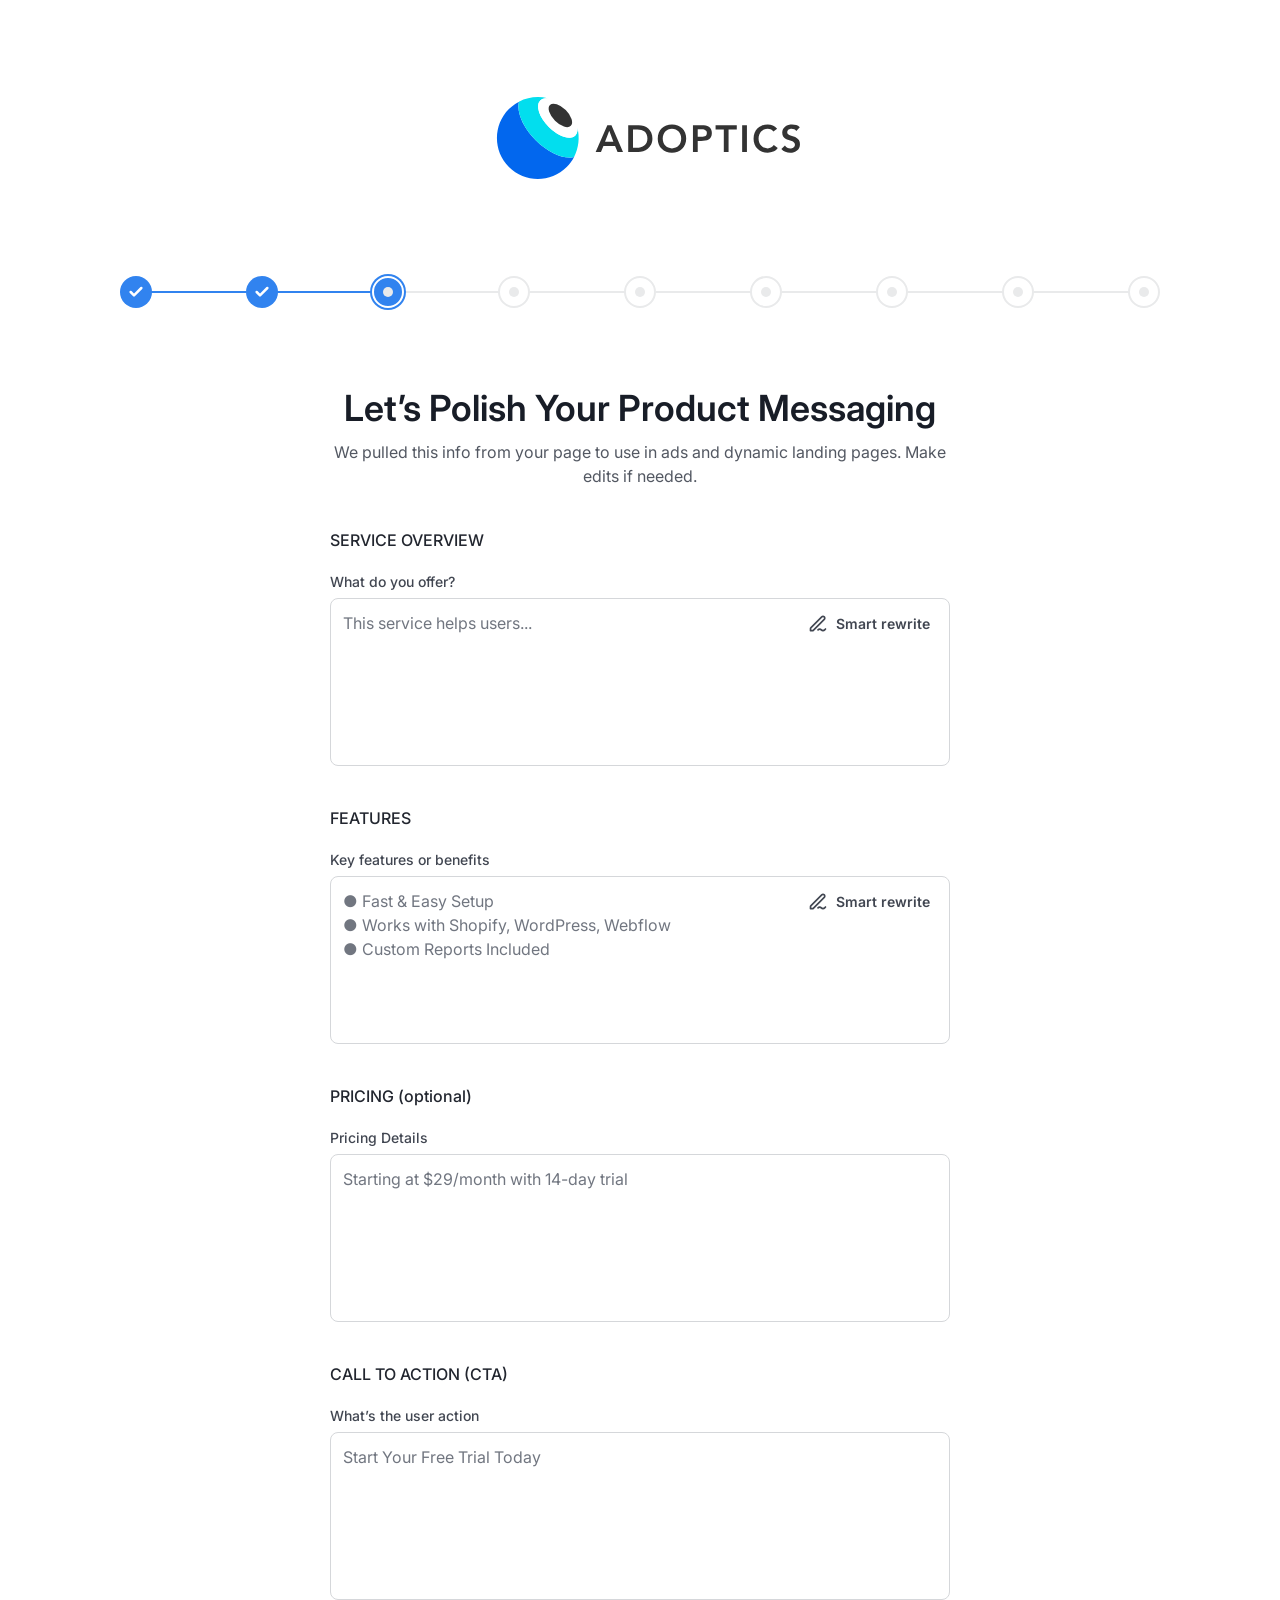
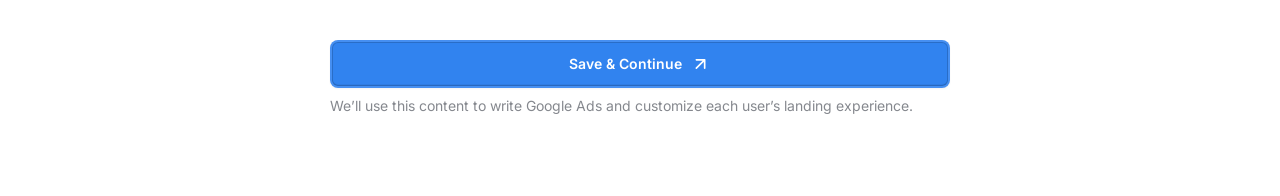
<file: src/screen-3.html>
<!doctype html>
<html lang="en" class="h-full">
	<head>
		<meta charset="UTF-8" />
		<meta name="viewport" content="width=device-width, initial-scale=1.0" />
		<title>Screen 3</title>
		<link rel="stylesheet" href="./css/output.css" />

		<link rel="preconnect" href="https://fonts.googleapis.com" />
		<link rel="preconnect" href="https://fonts.gstatic.com" crossorigin />
		<link
			href="https://fonts.googleapis.com/css2?family=Inter:ital,opsz,wght@0,14..32,100..900;1,14..32,100..900&display=swap"
			rel="stylesheet"
		/>
	</head>
	<body class="relative h-full">
		<div class="wrapper flex min-h-full flex-col">
			<!-- Main Content -->
			<main class="flex-auto">
				<section class="overflow-hidden">
					<div
						class="mx-auto flex h-full w-full max-w-[1080px] flex-col gap-10 px-5 lg:gap-20"
					>
						<!-- Logo -->
						<a href="#" class="flex justify-center">
							<img class="w-[320px]" src="./images/logo.svg" alt="logo" />
						</a>
						<!-- Stepper -->
						<div
							class="mx-auto flex items-center gap-[94px] max-[1200px]:gap-10 max-[480px]:gap-4! max-[360px]:-translate-x-4 max-[360px]:gap-3! max-sm:gap-5"
						>
							<!-- Step Item -->
							<div class="step-item group filled">
								<!-- Dot Icon -->
								<div
									class="size-2.5 rounded-full bg-[#E9EAEB] group-[.filled]:hidden max-sm:size-2"
								></div>

								<!-- Check Icon -->
								<img
									class="hidden group-[.filled]:block"
									src="./images/step-check.svg"
									alt="img"
								/>
							</div>
							<!-- Step Item -->
							<div class="step-item group filled">
								<!-- Dot Icon -->
								<div
									class="size-2.5 rounded-full bg-[#E9EAEB] group-[.filled]:hidden max-sm:size-2"
								></div>

								<!-- Check Icon -->
								<img
									class="hidden group-[.filled]:block"
									src="./images/step-check.svg"
									alt="img"
								/>
							</div>
							<!-- Step Item -->
							<div class="step-item group active">
								<!-- Dot Icon -->
								<div
									class="size-2.5 rounded-full bg-[#E9EAEB] group-[.filled]:hidden max-sm:size-2"
								></div>

								<!-- Check Icon -->
								<img
									class="hidden group-[.filled]:block"
									src="./images/step-check.svg"
									alt="img"
								/>
							</div>
							<!-- Step Item -->
							<div class="step-item group">
								<!-- Dot Icon -->
								<div
									class="size-2.5 rounded-full bg-[#E9EAEB] group-[.filled]:hidden max-sm:size-2"
								></div>

								<!-- Check Icon -->
								<img
									class="hidden group-[.filled]:block"
									src="./images/step-check.svg"
									alt="img"
								/>
							</div>
							<!-- Step Item -->
							<div class="step-item group">
								<!-- Dot Icon -->
								<div
									class="size-2.5 rounded-full bg-[#E9EAEB] group-[.filled]:hidden max-sm:size-2"
								></div>

								<!-- Check Icon -->
								<img
									class="hidden group-[.filled]:block"
									src="./images/step-check.svg"
									alt="img"
								/>
							</div>
							<!-- Step Item -->
							<div class="step-item group">
								<!-- Dot Icon -->
								<div
									class="size-2.5 rounded-full bg-[#E9EAEB] group-[.filled]:hidden max-sm:size-2"
								></div>

								<!-- Check Icon -->
								<img
									class="hidden group-[.filled]:block"
									src="./images/step-check.svg"
									alt="img"
								/>
							</div>
							<!-- Step Item -->
							<div class="step-item group">
								<!-- Dot Icon -->
								<div
									class="size-2.5 rounded-full bg-[#E9EAEB] group-[.filled]:hidden max-sm:size-2"
								></div>

								<!-- Check Icon -->
								<img
									class="hidden group-[.filled]:block"
									src="./images/step-check.svg"
									alt="img"
								/>
							</div>
							<!-- Step Item -->
							<div class="step-item group">
								<!-- Dot Icon -->
								<div
									class="size-2.5 rounded-full bg-[#E9EAEB] group-[.filled]:hidden max-sm:size-2"
								></div>

								<!-- Check Icon -->
								<img
									class="hidden group-[.filled]:block"
									src="./images/step-check.svg"
									alt="img"
								/>
							</div>
							<!-- Step Item -->
							<div class="step-item group">
								<!-- Dot Icon -->
								<div
									class="size-2.5 rounded-full bg-[#E9EAEB] group-[.filled]:hidden max-sm:size-2"
								></div>

								<!-- Check Icon -->
								<img
									class="hidden group-[.filled]:block"
									src="./images/step-check.svg"
									alt="img"
								/>
							</div>
						</div>
						<!-- Content -->

						<div
							class="mx-auto flex w-full max-w-[620px] flex-col items-center"
						>
							<h2 class="text-center">Let’s Polish Your Product Messaging</h2>
							<p class="mt-3 text-center">
								We pulled this info from your page to use in ads and dynamic
								landing pages. Make edits if needed.
							</p>
							<!-- Content -->
							<div class="mt-10 w-full space-y-10">
								<!-- Input Row -->
								<div class="space-y-5">
									<h5 class="font-medium text-gray-800">SERVICE OVERVIEW</h5>

									<label
										class="relative flex flex-col gap-[6px]"
										for="overview"
									>
										<span class="text-sm font-medium text-gray-700">
											What do you offer?
										</span>
										<textarea
											class="input min-h-[100px] resize-none pr-14 sm:min-h-[168px] sm:pr-[160px]"
											name="overview"
											id="overview"
											placeholder="This service helps users..."
										></textarea>
										<button
											class="btn btn-secondary absolute top-7 right-[2px] cursor-pointer border-transparent shadow-none"
										>
											<img src="./images/edit.svg" alt="edit icon" />
											<span class="hidden sm:block">Smart rewrite</span>
										</button>
									</label>
								</div>

								<!-- Input Row -->
								<div class="space-y-5">
									<h5 class="font-medium text-gray-800">FEATURES</h5>

									<label
										class="relative flex flex-col gap-[6px]"
										for="features"
									>
										<span class="text-sm font-medium text-gray-700">
											Key features or benefits
										</span>
										<textarea
											class="input min-h-[100px] resize-none pr-14 sm:min-h-[168px] sm:pr-[160px]"
											name="features"
											id="features"
											placeholder="&#9679; Fast & Easy Setup
&#9679; Works with Shopify, WordPress, Webflow
&#9679; Custom Reports Included"
										></textarea>
										<button
											class="btn btn-secondary absolute top-7 right-[2px] cursor-pointer border-transparent shadow-none"
										>
											<img src="./images/edit.svg" alt="edit icon" />
											<span class="hidden sm:block">Smart rewrite</span>
										</button>
									</label>
								</div>

								<!-- Input Row -->
								<div class="space-y-5">
									<h5 class="font-medium text-gray-800">PRICING (optional)</h5>

									<label class="relative flex flex-col gap-[6px]" for="pricing">
										<span class="text-sm font-medium text-gray-700">
											Pricing Details
										</span>
										<textarea
											class="input min-h-[100px] resize-none sm:min-h-[168px]"
											name="pricing"
											id="pricing"
											placeholder="Starting at $29/month with 14-day trial"
										></textarea>
									</label>
								</div>

								<!-- Input Row -->
								<div class="space-y-5">
									<h5 class="font-medium text-gray-800">
										CALL TO ACTION (CTA)
									</h5>

									<label class="relative flex flex-col gap-[6px]" for="pricing">
										<span class="text-sm font-medium text-gray-700">
											What’s the user action
										</span>
										<textarea
											class="input min-h-[100px] resize-none sm:min-h-[168px]"
											name="pricing"
											id="pricing"
											placeholder="Start Your Free Trial Today"
										></textarea>
									</label>
								</div>
							</div>

							<!-- Button -->
							<div class="mt-10 w-full space-y-2">
								<a href="#" class="btn btn-primary group w-full max-w-full">
									Save & Continue
									<img
										class="transition-transform group-hover:translate-x-[2px] group-hover:-translate-y-[2px]"
										src="./images/arrow-up-right.svg"
										alt="arrow icon"
									/>
								</a>
								<p class="text-left text-sm text-[#85888E]">
									We’ll use this content to write Google Ads and customize each
									user’s landing experience.
								</p>
							</div>
						</div>
					</div>
				</section>
			</main>
		</div>

		<!-- JS -->
		<script src="./js/main.js"></script>
	</body>
</html>
</file>
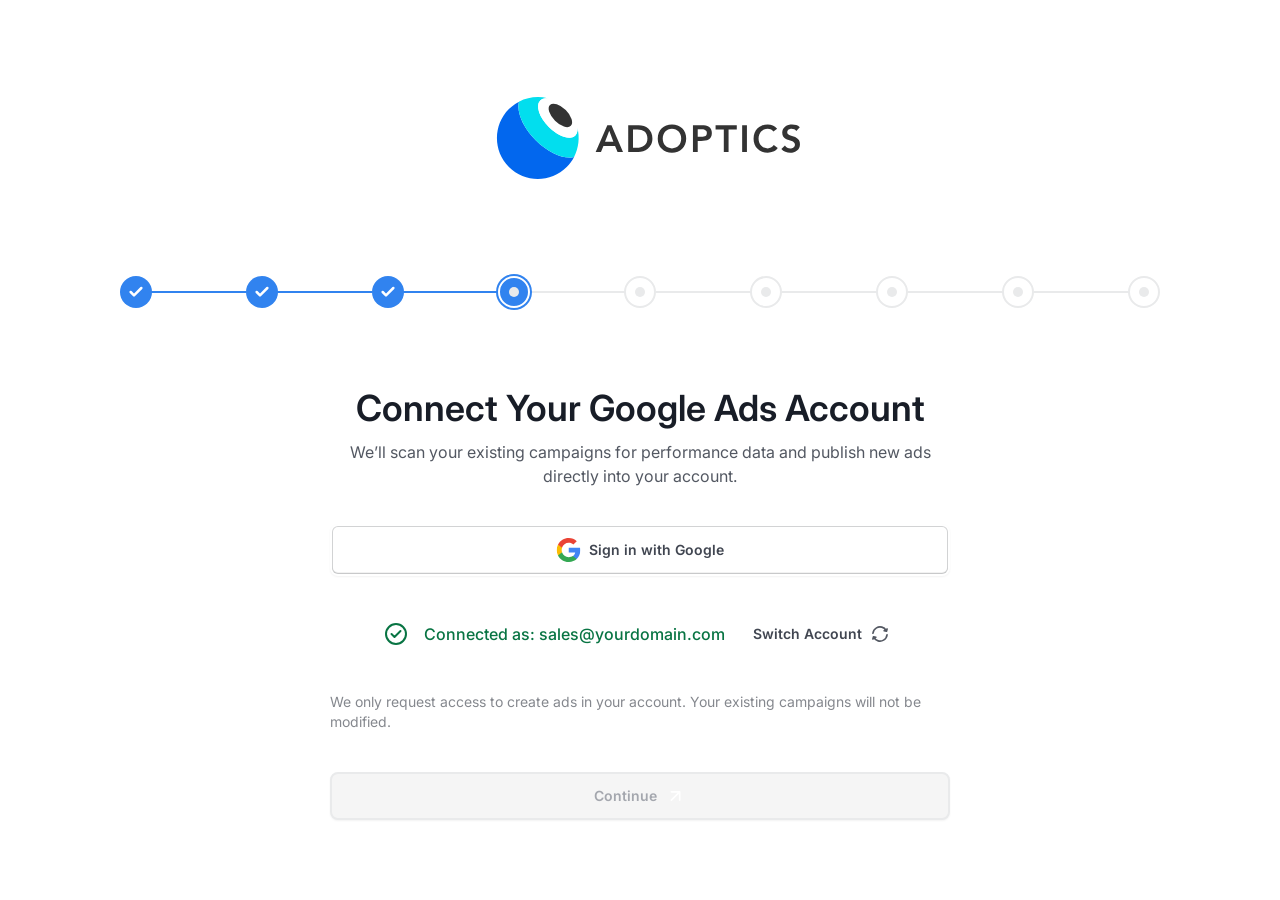
<file: src/screen-4.html>
<!doctype html>
<html lang="en" class="h-full">
	<head>
		<meta charset="UTF-8" />
		<meta name="viewport" content="width=device-width, initial-scale=1.0" />
		<title>Screen 4</title>
		<link rel="stylesheet" href="./css/output.css" />

		<link rel="preconnect" href="https://fonts.googleapis.com" />
		<link rel="preconnect" href="https://fonts.gstatic.com" crossorigin />
		<link
			href="https://fonts.googleapis.com/css2?family=Inter:ital,opsz,wght@0,14..32,100..900;1,14..32,100..900&display=swap"
			rel="stylesheet"
		/>
	</head>
	<body class="relative h-full">
		<div class="wrapper flex min-h-full flex-col">
			<!-- Main Content -->
			<main class="flex-auto">
				<section class="overflow-hidden">
					<div
						class="mx-auto flex h-full w-full max-w-[1080px] flex-col gap-10 px-5 lg:gap-20"
					>
						<!-- Logo -->
						<a href="#" class="flex justify-center">
							<img class="w-[320px]" src="./images/logo.svg" alt="logo" />
						</a>
						<!-- Stepper -->
						<div
							class="mx-auto flex items-center gap-[94px] max-[1200px]:gap-10 max-[480px]:gap-4! max-[360px]:-translate-x-4 max-[360px]:gap-3! max-sm:gap-5"
						>
							<!-- Step Item -->
							<div class="step-item group filled">
								<!-- Dot Icon -->
								<div
									class="size-2.5 rounded-full bg-[#E9EAEB] group-[.filled]:hidden max-sm:size-2"
								></div>

								<!-- Check Icon -->
								<img
									class="hidden group-[.filled]:block"
									src="./images/step-check.svg"
									alt="img"
								/>
							</div>
							<!-- Step Item -->
							<div class="step-item group filled">
								<!-- Dot Icon -->
								<div
									class="size-2.5 rounded-full bg-[#E9EAEB] group-[.filled]:hidden max-sm:size-2"
								></div>

								<!-- Check Icon -->
								<img
									class="hidden group-[.filled]:block"
									src="./images/step-check.svg"
									alt="img"
								/>
							</div>
							<!-- Step Item -->
							<div class="step-item group filled">
								<!-- Dot Icon -->
								<div
									class="size-2.5 rounded-full bg-[#E9EAEB] group-[.filled]:hidden max-sm:size-2"
								></div>

								<!-- Check Icon -->
								<img
									class="hidden group-[.filled]:block"
									src="./images/step-check.svg"
									alt="img"
								/>
							</div>
							<!-- Step Item -->
							<div class="step-item group active">
								<!-- Dot Icon -->
								<div
									class="size-2.5 rounded-full bg-[#E9EAEB] group-[.filled]:hidden max-sm:size-2"
								></div>

								<!-- Check Icon -->
								<img
									class="hidden group-[.filled]:block"
									src="./images/step-check.svg"
									alt="img"
								/>
							</div>
							<!-- Step Item -->
							<div class="step-item group">
								<!-- Dot Icon -->
								<div
									class="size-2.5 rounded-full bg-[#E9EAEB] group-[.filled]:hidden max-sm:size-2"
								></div>

								<!-- Check Icon -->
								<img
									class="hidden group-[.filled]:block"
									src="./images/step-check.svg"
									alt="img"
								/>
							</div>
							<!-- Step Item -->
							<div class="step-item group">
								<!-- Dot Icon -->
								<div
									class="size-2.5 rounded-full bg-[#E9EAEB] group-[.filled]:hidden max-sm:size-2"
								></div>

								<!-- Check Icon -->
								<img
									class="hidden group-[.filled]:block"
									src="./images/step-check.svg"
									alt="img"
								/>
							</div>
							<!-- Step Item -->
							<div class="step-item group">
								<!-- Dot Icon -->
								<div
									class="size-2.5 rounded-full bg-[#E9EAEB] group-[.filled]:hidden max-sm:size-2"
								></div>

								<!-- Check Icon -->
								<img
									class="hidden group-[.filled]:block"
									src="./images/step-check.svg"
									alt="img"
								/>
							</div>
							<!-- Step Item -->
							<div class="step-item group">
								<!-- Dot Icon -->
								<div
									class="size-2.5 rounded-full bg-[#E9EAEB] group-[.filled]:hidden max-sm:size-2"
								></div>

								<!-- Check Icon -->
								<img
									class="hidden group-[.filled]:block"
									src="./images/step-check.svg"
									alt="img"
								/>
							</div>
							<!-- Step Item -->
							<div class="step-item group">
								<!-- Dot Icon -->
								<div
									class="size-2.5 rounded-full bg-[#E9EAEB] group-[.filled]:hidden max-sm:size-2"
								></div>

								<!-- Check Icon -->
								<img
									class="hidden group-[.filled]:block"
									src="./images/step-check.svg"
									alt="img"
								/>
							</div>
						</div>
						<!-- Content -->
						<div
							class="mx-auto flex w-full max-w-[620px] flex-col items-center"
						>
							<h2 class="text-center">Connect Your Google Ads Account</h2>
							<p class="mt-3 text-center">
								We’ll scan your existing campaigns for performance data and
								publish new ads directly into your account.
							</p>
							<!-- Content -->
							<div class="mt-9 w-full space-y-9">
								<a href="#" class="btn btn-secondary w-full max-w-full">
									<img src="./images/google-icon.svg" alt="google icon" />
									Sign in with Google
								</a>

								<div
									class="mx-auto flex w-full max-w-[512px] flex-col items-center gap-4 sm:flex-row"
								>
									<div class="flex shrink-0 gap-4">
										<img
											class="size-6"
											src="./images/check-circle-green.svg"
											alt="check icon"
										/>
										<p class="font-medium text-green-700">
											Connected as: sales@yourdomain.com
										</p>
									</div>

									<button
										class="btn btn-secondary shrink-0 border-none px-3 py-2 shadow-none"
									>
										Switch Account
										<img src="./images/refresh.svg" alt="refresh-icon" />
									</button>
								</div>

								<p class="text-sm text-[#85888E]">
									We only request access to create ads in your account. Your
									existing campaigns will not be modified.
								</p>
							</div>

							<!-- Button -->
							<div class="mt-10 w-full space-y-2">
								<button
									class="btn btn-primary group w-full max-w-full"
									disabled
								>
									Continue
									<img
										class="transition-transform group-hover:translate-x-[2px] group-hover:-translate-y-[2px]"
										src="./images/arrow-up-right.svg"
										alt="arrow icon"
									/>
								</button>
							</div>
						</div>
					</div>
				</section>
			</main>
		</div>

		<!-- JS -->
		<script src="./js/main.js"></script>
	</body>
</html>
</file>
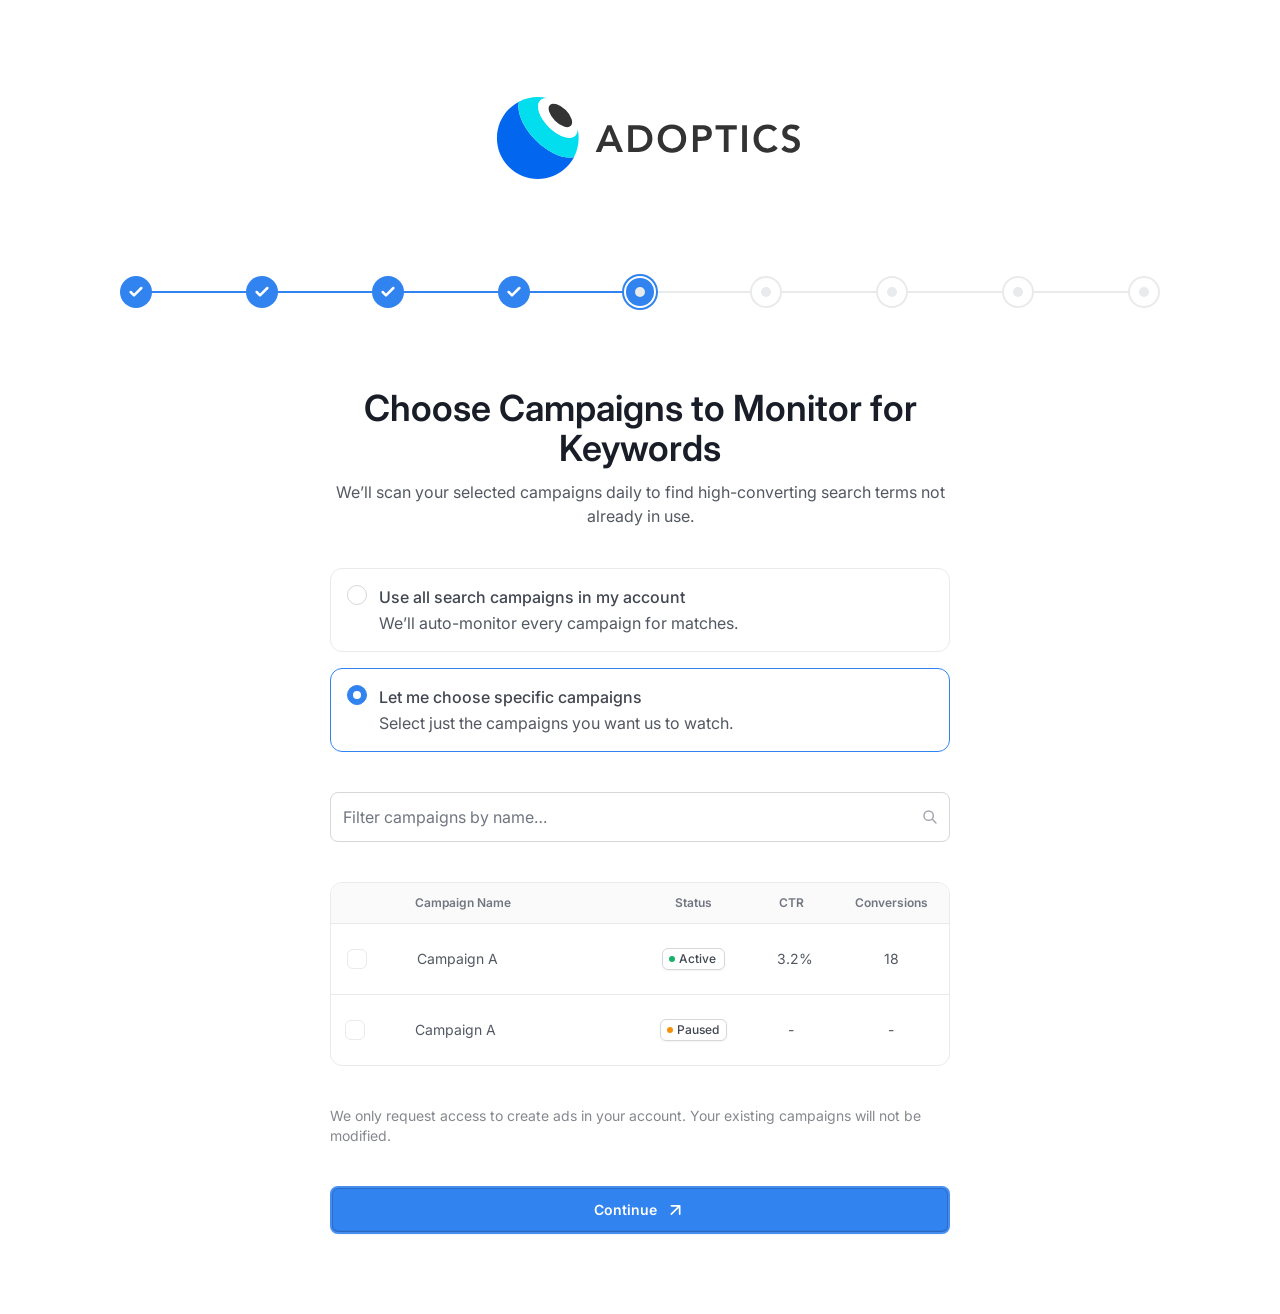
<file: src/screen-5.html>
<!doctype html>
<html lang="en" class="h-full">
	<head>
		<meta charset="UTF-8" />
		<meta name="viewport" content="width=device-width, initial-scale=1.0" />
		<title>Screen 5</title>
		<link rel="stylesheet" href="./css/output.css" />

		<link rel="preconnect" href="https://fonts.googleapis.com" />
		<link rel="preconnect" href="https://fonts.gstatic.com" crossorigin />
		<link
			href="https://fonts.googleapis.com/css2?family=Inter:ital,opsz,wght@0,14..32,100..900;1,14..32,100..900&display=swap"
			rel="stylesheet"
		/>
	</head>
	<body class="relative h-full">
		<div class="wrapper flex min-h-full flex-col">
			<!-- Main Content -->
			<main class="flex-auto">
				<section class="overflow-hidden">
					<div
						class="mx-auto flex h-full w-full max-w-[1080px] flex-col gap-10 px-5 lg:gap-20"
					>
						<!-- Logo -->
						<a href="#" class="flex justify-center">
							<img class="w-[320px]" src="./images/logo.svg" alt="logo" />
						</a>
						<!-- Stepper -->
						<div
							class="mx-auto flex items-center gap-[94px] max-[1200px]:gap-10 max-[480px]:gap-4! max-[360px]:-translate-x-4 max-[360px]:gap-3! max-sm:gap-5"
						>
							<!-- Step Item -->
							<div class="step-item group filled">
								<!-- Dot Icon -->
								<div
									class="size-2.5 rounded-full bg-[#E9EAEB] group-[.filled]:hidden max-sm:size-2"
								></div>

								<!-- Check Icon -->
								<img
									class="hidden group-[.filled]:block"
									src="./images/step-check.svg"
									alt="img"
								/>
							</div>
							<!-- Step Item -->
							<div class="step-item group filled">
								<!-- Dot Icon -->
								<div
									class="size-2.5 rounded-full bg-[#E9EAEB] group-[.filled]:hidden max-sm:size-2"
								></div>

								<!-- Check Icon -->
								<img
									class="hidden group-[.filled]:block"
									src="./images/step-check.svg"
									alt="img"
								/>
							</div>
							<!-- Step Item -->
							<div class="step-item group filled">
								<!-- Dot Icon -->
								<div
									class="size-2.5 rounded-full bg-[#E9EAEB] group-[.filled]:hidden max-sm:size-2"
								></div>

								<!-- Check Icon -->
								<img
									class="hidden group-[.filled]:block"
									src="./images/step-check.svg"
									alt="img"
								/>
							</div>
							<!-- Step Item -->
							<div class="step-item group filled">
								<!-- Dot Icon -->
								<div
									class="size-2.5 rounded-full bg-[#E9EAEB] group-[.filled]:hidden max-sm:size-2"
								></div>

								<!-- Check Icon -->
								<img
									class="hidden group-[.filled]:block"
									src="./images/step-check.svg"
									alt="img"
								/>
							</div>
							<!-- Step Item -->
							<div class="step-item group active">
								<!-- Dot Icon -->
								<div
									class="size-2.5 rounded-full bg-[#E9EAEB] group-[.filled]:hidden max-sm:size-2"
								></div>

								<!-- Check Icon -->
								<img
									class="hidden group-[.filled]:block"
									src="./images/step-check.svg"
									alt="img"
								/>
							</div>
							<!-- Step Item -->
							<div class="step-item group">
								<!-- Dot Icon -->
								<div
									class="size-2.5 rounded-full bg-[#E9EAEB] group-[.filled]:hidden max-sm:size-2"
								></div>

								<!-- Check Icon -->
								<img
									class="hidden group-[.filled]:block"
									src="./images/step-check.svg"
									alt="img"
								/>
							</div>
							<!-- Step Item -->
							<div class="step-item group">
								<!-- Dot Icon -->
								<div
									class="size-2.5 rounded-full bg-[#E9EAEB] group-[.filled]:hidden max-sm:size-2"
								></div>

								<!-- Check Icon -->
								<img
									class="hidden group-[.filled]:block"
									src="./images/step-check.svg"
									alt="img"
								/>
							</div>
							<!-- Step Item -->
							<div class="step-item group">
								<!-- Dot Icon -->
								<div
									class="size-2.5 rounded-full bg-[#E9EAEB] group-[.filled]:hidden max-sm:size-2"
								></div>

								<!-- Check Icon -->
								<img
									class="hidden group-[.filled]:block"
									src="./images/step-check.svg"
									alt="img"
								/>
							</div>
							<!-- Step Item -->
							<div class="step-item group">
								<!-- Dot Icon -->
								<div
									class="size-2.5 rounded-full bg-[#E9EAEB] group-[.filled]:hidden max-sm:size-2"
								></div>

								<!-- Check Icon -->
								<img
									class="hidden group-[.filled]:block"
									src="./images/step-check.svg"
									alt="img"
								/>
							</div>
						</div>
						<!-- Content -->

						<div
							class="mx-auto flex w-full max-w-[620px] flex-col items-center"
						>
							<h2 class="text-center">
								Choose Campaigns to Monitor for Keywords
							</h2>
							<p class="mt-3 text-center">
								We’ll scan your selected campaigns daily to find high-converting
								search terms not already in use.
							</p>
							<!-- Content -->
							<div class="mt-10 w-full space-y-10">
								<!-- Radio Inputs -->
								<div class="space-y-4">
									<!-- Radio Group -->
									<div class="cursor-pointer">
										<input
											type="radio"
											id="radio1"
											name="radio"
											class="peer sr-only hidden"
											checked
										/>
										<label for="radio1" class="radio-input-label">
											<div class="pl-8">
												<p class="font-medium text-gray-700">
													Use all search campaigns in my account
												</p>
												<p class="mt-[2px]">
													We’ll auto-monitor every campaign for matches.
												</p>
											</div>
										</label>
									</div>

									<!-- Radio Group -->
									<div class="cursor-pointer">
										<input
											type="radio"
											id="radio2"
											name="radio"
											class="peer sr-only hidden"
											checked
										/>
										<label for="radio2" class="radio-input-label">
											<div class="pl-8">
												<p class="font-medium text-gray-700">
													Let me choose specific campaigns
												</p>
												<p class="mt-[2px]">
													Select just the campaigns you want us to watch.
												</p>
											</div>
										</label>
									</div>
								</div>

								<!-- Search Input & Table -->
								<div class="space-y-10">
									<!-- Search Input -->
									<div class="relative w-full">
										<input
											class="input pr-8"
											type="text"
											placeholder="Filter campaigns by name…"
										/>
										<img
											class="absolute top-1/2 right-3 -translate-y-1/2"
											src="./images/search-sm.svg"
											alt="search icon"
										/>
									</div>

									<!-- Table -->
									<div
										class="overflow-hidden rounded-xl border border-[#E9EAEB]"
									>
										<div class="overflow-x-auto sm:overflow-visible">
											<table class="w-[620px] table-fixed">
												<thead>
													<tr>
														<th
															class="w-[60px] bg-[#FAFAFA] px-6 py-3 text-xs font-semibold text-[#717680]"
														></th>
														<th
															class="w-[245px] bg-[#FAFAFA] px-6 py-3 text-left text-xs font-semibold text-[#717680]"
														>
															Campaign Name
														</th>
														<th
															class="w-[115px] bg-[#FAFAFA] px-6 py-3 text-xs font-semibold text-[#717680]"
														>
															Status
														</th>
														<th
															class="w-[80px] bg-[#FAFAFA] px-6 py-3 text-xs font-semibold text-[#717680]"
														>
															CTR
														</th>
														<th
															class="w-[120px] bg-[#FAFAFA] px-6 py-3 text-xs font-semibold text-[#717680]"
														>
															Conversions
														</th>
													</tr>
												</thead>
												<tbody>
													<tr class="border-t border-[#E9EAEB]">
														<td class="w-[60px] px-[26px] py-6 text-left">
															<!-- Checkbox -->
															<div class="cursor-pointer">
																<input
																	type="checkbox"
																	id="checkbox"
																	name="checkbox"
																	class="peer sr-only hidden"
																/>
																<label
																	for="checkbox"
																	class="checkbox-input-only"
																></label>
															</div>
														</td>
														<td class="w-[245px] px-[26px] py-6 text-left">
															<p class="text-sm">Campaign A</p>
														</td>
														<td class="w-[115px] px-[26px] py-6 text-center">
															<div
																class="flex items-center gap-1 rounded-md border border-[#D5D7DA] px-[6px] py-[2px] shadow-xs"
															>
																<div
																	class="size-[6px] shrink-0 overflow-hidden rounded-full bg-[#17B26A]"
																></div>
																<p class="text-xs font-medium text-gray-700">
																	Active
																</p>
															</div>
														</td>
														<td class="w-[80px] px-[26px] py-6 text-center">
															<p class="text-sm">3.2%</p>
														</td>
														<td class="w-[120px] px-[26px] py-6 text-center">
															<p class="text-sm">18</p>
														</td>
													</tr>
													<tr class="border-t border-[#E9EAEB]">
														<td class="w-[60px] p-6 text-left">
															<!-- Checkbox -->
															<div class="cursor-pointer">
																<input
																	type="checkbox"
																	id="checkbox2"
																	name="checkbox"
																	class="peer sr-only hidden"
																/>
																<label
																	for="checkbox2"
																	class="checkbox-input-only"
																></label>
															</div>
														</td>
														<td class="w-[245px] p-6 text-left">
															<p class="text-sm">Campaign A</p>
														</td>
														<td class="w-[115px] p-6 text-center">
															<div
																class="flex items-center gap-1 rounded-md border border-[#D5D7DA] px-[6px] py-[2px] shadow-xs"
															>
																<div
																	class="size-[6px] shrink-0 overflow-hidden rounded-full bg-[#F79009]"
																></div>
																<p class="text-xs font-medium text-gray-700">
																	Paused
																</p>
															</div>
														</td>
														<td class="w-[80px] p-6 text-center">
															<p class="text-sm">-</p>
														</td>
														<td class="w-[120px] p-6 text-center">
															<p class="text-sm">-</p>
														</td>
													</tr>
												</tbody>
											</table>
										</div>
									</div>
								</div>

								<p class="text-sm text-[#85888E]">
									We only request access to create ads in your account. Your
									existing campaigns will not be modified.
								</p>
							</div>

							<!-- Button -->
							<div class="mt-10 w-full space-y-2">
								<button class="btn btn-primary group w-full max-w-full">
									Continue
									<img
										class="transition-transform group-hover:translate-x-[2px] group-hover:-translate-y-[2px]"
										src="./images/arrow-up-right.svg"
										alt="arrow icon"
									/>
								</button>
							</div>
						</div>
					</div>
				</section>
			</main>
		</div>

		<!-- JS -->
		<script src="./js/main.js"></script>
	</body>
</html>
</file>
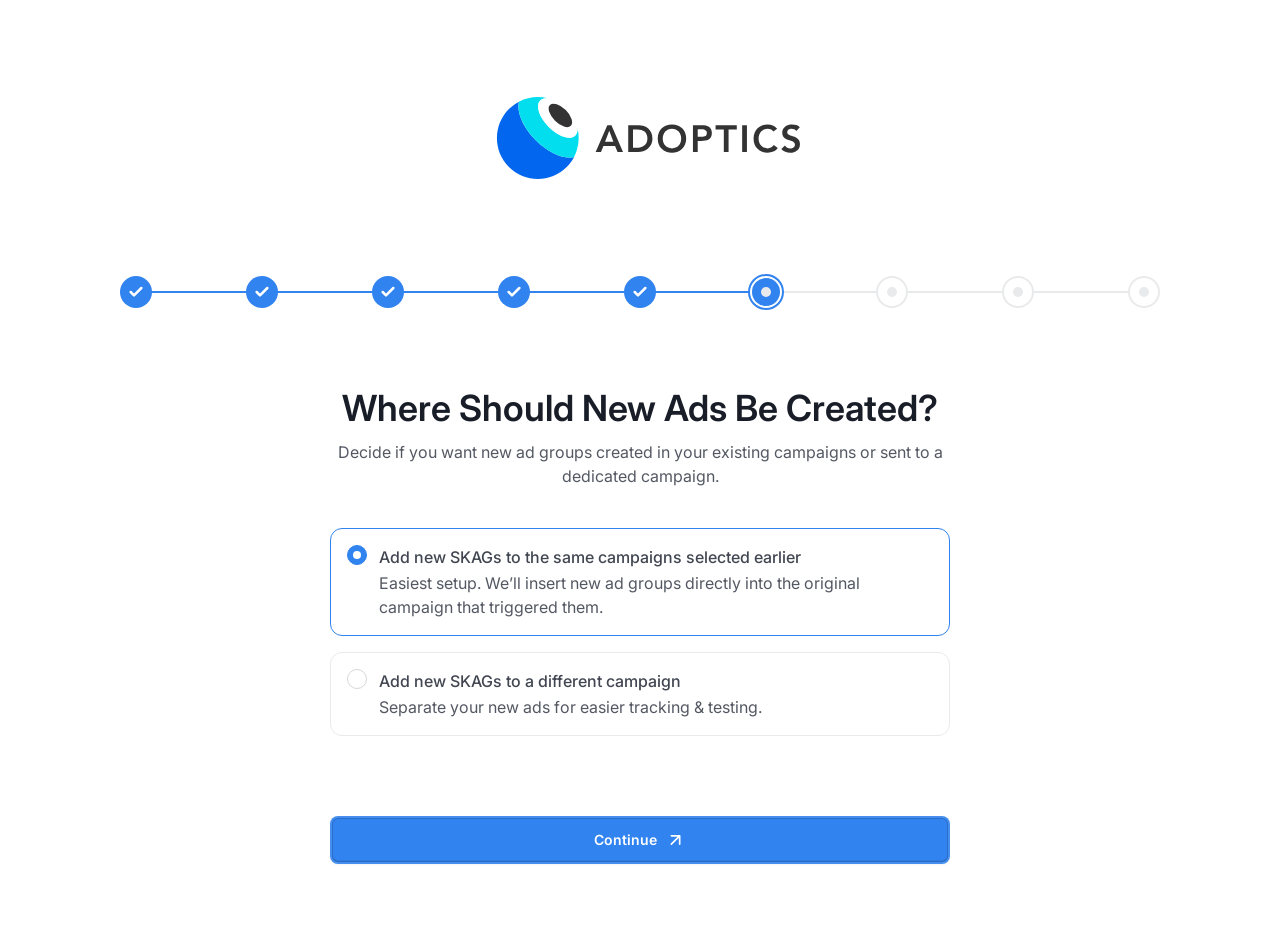
<file: src/screen-6-2.html>
<!doctype html>
<html lang="en" class="h-full">
	<head>
		<meta charset="UTF-8" />
		<meta name="viewport" content="width=device-width, initial-scale=1.0" />
		<title>Screen 6</title>
		<link rel="stylesheet" href="./css/output.css" />

		<link rel="preconnect" href="https://fonts.googleapis.com" />
		<link rel="preconnect" href="https://fonts.gstatic.com" crossorigin />
		<link
			href="https://fonts.googleapis.com/css2?family=Inter:ital,opsz,wght@0,14..32,100..900;1,14..32,100..900&display=swap"
			rel="stylesheet"
		/>
	</head>
	<body class="relative h-full">
		<div class="wrapper flex min-h-full flex-col">
			<!-- Main Content -->
			<main class="flex-auto">
				<section class="overflow-hidden">
					<div
						class="mx-auto flex h-full w-full max-w-[1080px] flex-col gap-10 px-5 lg:gap-20"
					>
						<!-- Logo -->
						<a href="#" class="flex justify-center">
							<img class="w-[320px]" src="./images/logo.svg" alt="logo" />
						</a>
						<!-- Stepper -->
						<div
							class="mx-auto flex items-center gap-[94px] max-[1200px]:gap-10 max-[480px]:gap-4! max-[360px]:-translate-x-4 max-[360px]:gap-3! max-sm:gap-5"
						>
							<!-- Step Item -->
							<div class="step-item group filled">
								<!-- Dot Icon -->
								<div
									class="size-2.5 rounded-full bg-[#E9EAEB] group-[.filled]:hidden max-sm:size-2"
								></div>

								<!-- Check Icon -->
								<img
									class="hidden group-[.filled]:block"
									src="./images/step-check.svg"
									alt="img"
								/>
							</div>
							<!-- Step Item -->
							<div class="step-item group filled">
								<!-- Dot Icon -->
								<div
									class="size-2.5 rounded-full bg-[#E9EAEB] group-[.filled]:hidden max-sm:size-2"
								></div>

								<!-- Check Icon -->
								<img
									class="hidden group-[.filled]:block"
									src="./images/step-check.svg"
									alt="img"
								/>
							</div>
							<!-- Step Item -->
							<div class="step-item group filled">
								<!-- Dot Icon -->
								<div
									class="size-2.5 rounded-full bg-[#E9EAEB] group-[.filled]:hidden max-sm:size-2"
								></div>

								<!-- Check Icon -->
								<img
									class="hidden group-[.filled]:block"
									src="./images/step-check.svg"
									alt="img"
								/>
							</div>
							<!-- Step Item -->
							<div class="step-item group filled">
								<!-- Dot Icon -->
								<div
									class="size-2.5 rounded-full bg-[#E9EAEB] group-[.filled]:hidden max-sm:size-2"
								></div>

								<!-- Check Icon -->
								<img
									class="hidden group-[.filled]:block"
									src="./images/step-check.svg"
									alt="img"
								/>
							</div>
							<!-- Step Item -->
							<div class="step-item group filled">
								<!-- Dot Icon -->
								<div
									class="size-2.5 rounded-full bg-[#E9EAEB] group-[.filled]:hidden max-sm:size-2"
								></div>

								<!-- Check Icon -->
								<img
									class="hidden group-[.filled]:block"
									src="./images/step-check.svg"
									alt="img"
								/>
							</div>
							<!-- Step Item -->
							<div class="step-item group active">
								<!-- Dot Icon -->
								<div
									class="size-2.5 rounded-full bg-[#E9EAEB] group-[.filled]:hidden max-sm:size-2"
								></div>

								<!-- Check Icon -->
								<img
									class="hidden group-[.filled]:block"
									src="./images/step-check.svg"
									alt="img"
								/>
							</div>
							<!-- Step Item -->
							<div class="step-item group">
								<!-- Dot Icon -->
								<div
									class="size-2.5 rounded-full bg-[#E9EAEB] group-[.filled]:hidden max-sm:size-2"
								></div>

								<!-- Check Icon -->
								<img
									class="hidden group-[.filled]:block"
									src="./images/step-check.svg"
									alt="img"
								/>
							</div>
							<!-- Step Item -->
							<div class="step-item group">
								<!-- Dot Icon -->
								<div
									class="size-2.5 rounded-full bg-[#E9EAEB] group-[.filled]:hidden max-sm:size-2"
								></div>

								<!-- Check Icon -->
								<img
									class="hidden group-[.filled]:block"
									src="./images/step-check.svg"
									alt="img"
								/>
							</div>
							<!-- Step Item -->
							<div class="step-item group">
								<!-- Dot Icon -->
								<div
									class="size-2.5 rounded-full bg-[#E9EAEB] group-[.filled]:hidden max-sm:size-2"
								></div>

								<!-- Check Icon -->
								<img
									class="hidden group-[.filled]:block"
									src="./images/step-check.svg"
									alt="img"
								/>
							</div>
						</div>
						<!-- Content -->

						<div
							class="mx-auto flex w-full max-w-[620px] flex-col items-center"
						>
							<h2 class="text-center">Where Should New Ads Be Created?</h2>
							<p class="mt-3 text-center">
								Decide if you want new ad groups created in your existing
								campaigns or sent to a dedicated campaign.
							</p>
							<!-- Content -->
							<div class="mt-10 w-full space-y-10">
								<!-- Radio Inputs -->
								<div class="space-y-4">
									<!-- Radio Group -->
									<div class="cursor-pointer">
										<input
											type="radio"
											id="same"
											name="campaign"
											class="peer sr-only hidden"
											checked
										/>
										<label for="same" class="radio-input-label">
											<div class="pl-8">
												<p class="font-medium text-gray-700">
													Add new SKAGs to the same campaigns selected earlier
												</p>
												<p class="mt-[2px]">
													Easiest setup. We’ll insert new ad groups directly
													into the original campaign that triggered them.
												</p>
											</div>
										</label>
									</div>

									<!-- Radio Group -->
									<div class="cursor-pointer">
										<input
											type="radio"
											id="different"
											name="campaign"
											class="peer sr-only hidden"
										/>
										<label
											for="different"
											class="radio-input-label group/label"
										>
											<div
												class="group absolute top-4 right-4 z-20 hidden size-5 cursor-pointer group-[.locked]/label:block"
											>
												<img src="./images/lock.svg" alt="lock icon" />

												<div
													class="invisible absolute -top-14 z-20 w-[200px] max-w-[356px] -translate-x-full rounded-lg bg-blue-400 px-3 py-2 opacity-0 shadow-lg group-hover:visible group-hover:opacity-100 sm:left-1/2 sm:-translate-x-1/2"
												>
													<p
														class="text-center text-xs font-semibold text-white"
													>
														Upgrade to choose acustom destination campaign.
													</p>
												</div>
											</div>
											<div class="pl-8">
												<p class="font-medium text-gray-700">
													Add new SKAGs to a different campaign
												</p>
												<p class="mt-[2px]">
													Separate your new ads for easier tracking & testing.
												</p>
											</div>
										</label>
									</div>
								</div>

								<!-- Input Row -->
								<div class="mt-10 hidden space-y-5" id="hidden_campaign_input">
									<label class="relative flex flex-col gap-[6px]" for="pricing">
										<span class="text-sm font-medium text-gray-700">
											Select target campaign
										</span>
										<div class="input flex w-full px-3 py-0">
											<select
												class="w-full cursor-pointer py-3 text-[#717680] outline-none"
												name="campaign"
												id="campaign"
											>
												<option value="campaign_1">Campaign 1</option>
												<option value="campaign_2">Campaign 2</option>
												<option value="campaign_3">Campaign 3</option>
												<option value="campaign_4">Campaign 4</option>
											</select>
										</div>
									</label>
								</div>
							</div>

							<!-- Button -->
							<div class="mt-10 w-full space-y-2">
								<button class="btn btn-primary group w-full max-w-full">
									Continue
									<img
										class="transition-transform group-hover:translate-x-[2px] group-hover:-translate-y-[2px]"
										src="./images/arrow-up-right.svg"
										alt="arrow icon"
									/>
								</button>
							</div>
						</div>
					</div>
				</section>
			</main>
		</div>

		<!-- JS -->
		<script src="./js/main.js"></script>
	</body>
</html>
</file>
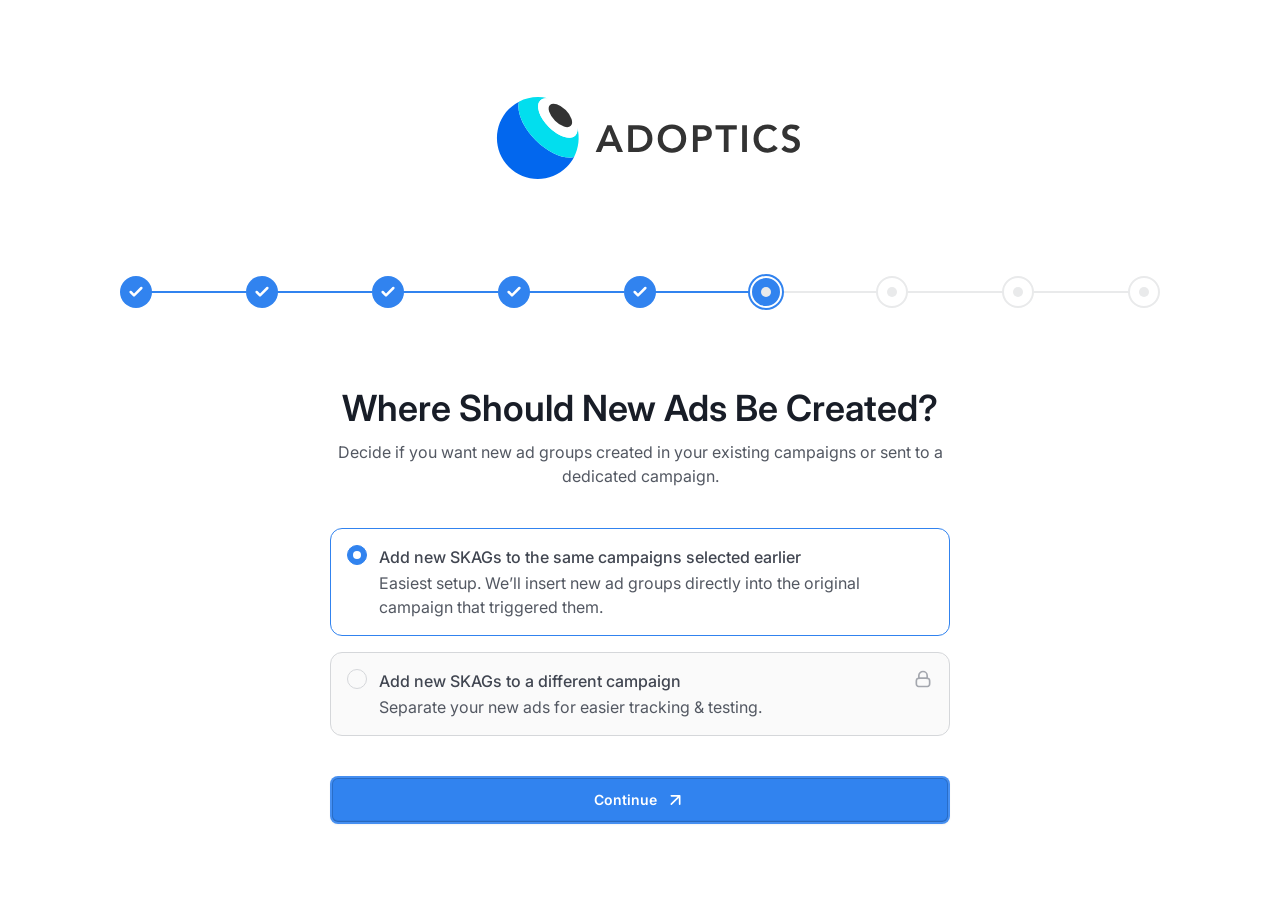
<file: src/screen-6.html>
<!doctype html>
<html lang="en" class="h-full">
	<head>
		<meta charset="UTF-8" />
		<meta name="viewport" content="width=device-width, initial-scale=1.0" />
		<title>Screen 6</title>
		<link rel="stylesheet" href="./css/output.css" />

		<link rel="preconnect" href="https://fonts.googleapis.com" />
		<link rel="preconnect" href="https://fonts.gstatic.com" crossorigin />
		<link
			href="https://fonts.googleapis.com/css2?family=Inter:ital,opsz,wght@0,14..32,100..900;1,14..32,100..900&display=swap"
			rel="stylesheet"
		/>
	</head>
	<body class="relative h-full">
		<div class="wrapper flex min-h-full flex-col">
			<!-- Main Content -->
			<main class="flex-auto">
				<section class="overflow-hidden">
					<div
						class="mx-auto flex h-full w-full max-w-[1080px] flex-col gap-10 px-5 lg:gap-20"
					>
						<!-- Logo -->
						<a href="#" class="flex justify-center">
							<img class="w-[320px]" src="./images/logo.svg" alt="logo" />
						</a>
						<!-- Stepper -->
						<div
							class="mx-auto flex items-center gap-[94px] max-[1200px]:gap-10 max-[480px]:gap-4! max-[360px]:-translate-x-4 max-[360px]:gap-3! max-sm:gap-5"
						>
							<!-- Step Item -->
							<div class="step-item group filled">
								<!-- Dot Icon -->
								<div
									class="size-2.5 rounded-full bg-[#E9EAEB] group-[.filled]:hidden max-sm:size-2"
								></div>

								<!-- Check Icon -->
								<img
									class="hidden group-[.filled]:block"
									src="./images/step-check.svg"
									alt="img"
								/>
							</div>
							<!-- Step Item -->
							<div class="step-item group filled">
								<!-- Dot Icon -->
								<div
									class="size-2.5 rounded-full bg-[#E9EAEB] group-[.filled]:hidden max-sm:size-2"
								></div>

								<!-- Check Icon -->
								<img
									class="hidden group-[.filled]:block"
									src="./images/step-check.svg"
									alt="img"
								/>
							</div>
							<!-- Step Item -->
							<div class="step-item group filled">
								<!-- Dot Icon -->
								<div
									class="size-2.5 rounded-full bg-[#E9EAEB] group-[.filled]:hidden max-sm:size-2"
								></div>

								<!-- Check Icon -->
								<img
									class="hidden group-[.filled]:block"
									src="./images/step-check.svg"
									alt="img"
								/>
							</div>
							<!-- Step Item -->
							<div class="step-item group filled">
								<!-- Dot Icon -->
								<div
									class="size-2.5 rounded-full bg-[#E9EAEB] group-[.filled]:hidden max-sm:size-2"
								></div>

								<!-- Check Icon -->
								<img
									class="hidden group-[.filled]:block"
									src="./images/step-check.svg"
									alt="img"
								/>
							</div>
							<!-- Step Item -->
							<div class="step-item group filled">
								<!-- Dot Icon -->
								<div
									class="size-2.5 rounded-full bg-[#E9EAEB] group-[.filled]:hidden max-sm:size-2"
								></div>

								<!-- Check Icon -->
								<img
									class="hidden group-[.filled]:block"
									src="./images/step-check.svg"
									alt="img"
								/>
							</div>
							<!-- Step Item -->
							<div class="step-item group active">
								<!-- Dot Icon -->
								<div
									class="size-2.5 rounded-full bg-[#E9EAEB] group-[.filled]:hidden max-sm:size-2"
								></div>

								<!-- Check Icon -->
								<img
									class="hidden group-[.filled]:block"
									src="./images/step-check.svg"
									alt="img"
								/>
							</div>
							<!-- Step Item -->
							<div class="step-item group">
								<!-- Dot Icon -->
								<div
									class="size-2.5 rounded-full bg-[#E9EAEB] group-[.filled]:hidden max-sm:size-2"
								></div>

								<!-- Check Icon -->
								<img
									class="hidden group-[.filled]:block"
									src="./images/step-check.svg"
									alt="img"
								/>
							</div>
							<!-- Step Item -->
							<div class="step-item group">
								<!-- Dot Icon -->
								<div
									class="size-2.5 rounded-full bg-[#E9EAEB] group-[.filled]:hidden max-sm:size-2"
								></div>

								<!-- Check Icon -->
								<img
									class="hidden group-[.filled]:block"
									src="./images/step-check.svg"
									alt="img"
								/>
							</div>
							<!-- Step Item -->
							<div class="step-item group">
								<!-- Dot Icon -->
								<div
									class="size-2.5 rounded-full bg-[#E9EAEB] group-[.filled]:hidden max-sm:size-2"
								></div>

								<!-- Check Icon -->
								<img
									class="hidden group-[.filled]:block"
									src="./images/step-check.svg"
									alt="img"
								/>
							</div>
						</div>
						<!-- Content -->

						<div
							class="mx-auto flex w-full max-w-[620px] flex-col items-center"
						>
							<h2 class="text-center">Where Should New Ads Be Created?</h2>
							<p class="mt-3 text-center">
								Decide if you want new ad groups created in your existing
								campaigns or sent to a dedicated campaign.
							</p>
							<!-- Content -->
							<div class="mt-10 w-full space-y-10">
								<!-- Radio Inputs -->
								<div class="space-y-4">
									<!-- Radio Group -->
									<div class="cursor-pointer">
										<input
											type="radio"
											id="radio1"
											name="radio"
											class="peer sr-only hidden"
											checked
										/>
										<label for="radio1" class="radio-input-label">
											<div class="pl-8">
												<p class="font-medium text-gray-700">
													Add new SKAGs to the same campaigns selected earlier
												</p>
												<p class="mt-[2px]">
													Easiest setup. We’ll insert new ad groups directly
													into the original campaign that triggered them.
												</p>
											</div>
										</label>
									</div>

									<!-- Radio Group -->
									<div class="cursor-pointer">
										<input
											type="radio"
											id="radio2"
											name="radio"
											class="peer sr-only hidden"
											disabled
										/>
										<label
											for="radio2"
											class="radio-input-label group/label locked"
										>
											<div
												class="group absolute top-4 right-4 z-20 hidden size-5 cursor-pointer group-[.locked]/label:block"
											>
												<img src="./images/lock.svg" alt="lock icon" />

												<div
													class="invisible absolute -top-14 z-20 w-[200px] max-w-[356px] -translate-x-full rounded-lg bg-blue-400 px-3 py-2 opacity-0 shadow-lg group-hover:visible group-hover:opacity-100 sm:left-1/2 sm:-translate-x-1/2"
												>
													<p
														class="text-center text-xs font-semibold text-white"
													>
														Upgrade to choose acustom destination campaign.
													</p>
												</div>
											</div>
											<div class="pl-8">
												<p class="font-medium text-gray-700">
													Add new SKAGs to a different campaign
												</p>
												<p class="mt-[2px]">
													Separate your new ads for easier tracking & testing.
												</p>
											</div>
										</label>
									</div>
								</div>
							</div>

							<!-- Button -->
							<div class="mt-10 w-full space-y-2">
								<button class="btn btn-primary group w-full max-w-full">
									Continue
									<img
										class="transition-transform group-hover:translate-x-[2px] group-hover:-translate-y-[2px]"
										src="./images/arrow-up-right.svg"
										alt="arrow icon"
									/>
								</button>
							</div>
						</div>
					</div>
				</section>
			</main>
		</div>

		<!-- JS -->
		<script src="./js/main.js"></script>
	</body>
</html>
</file>
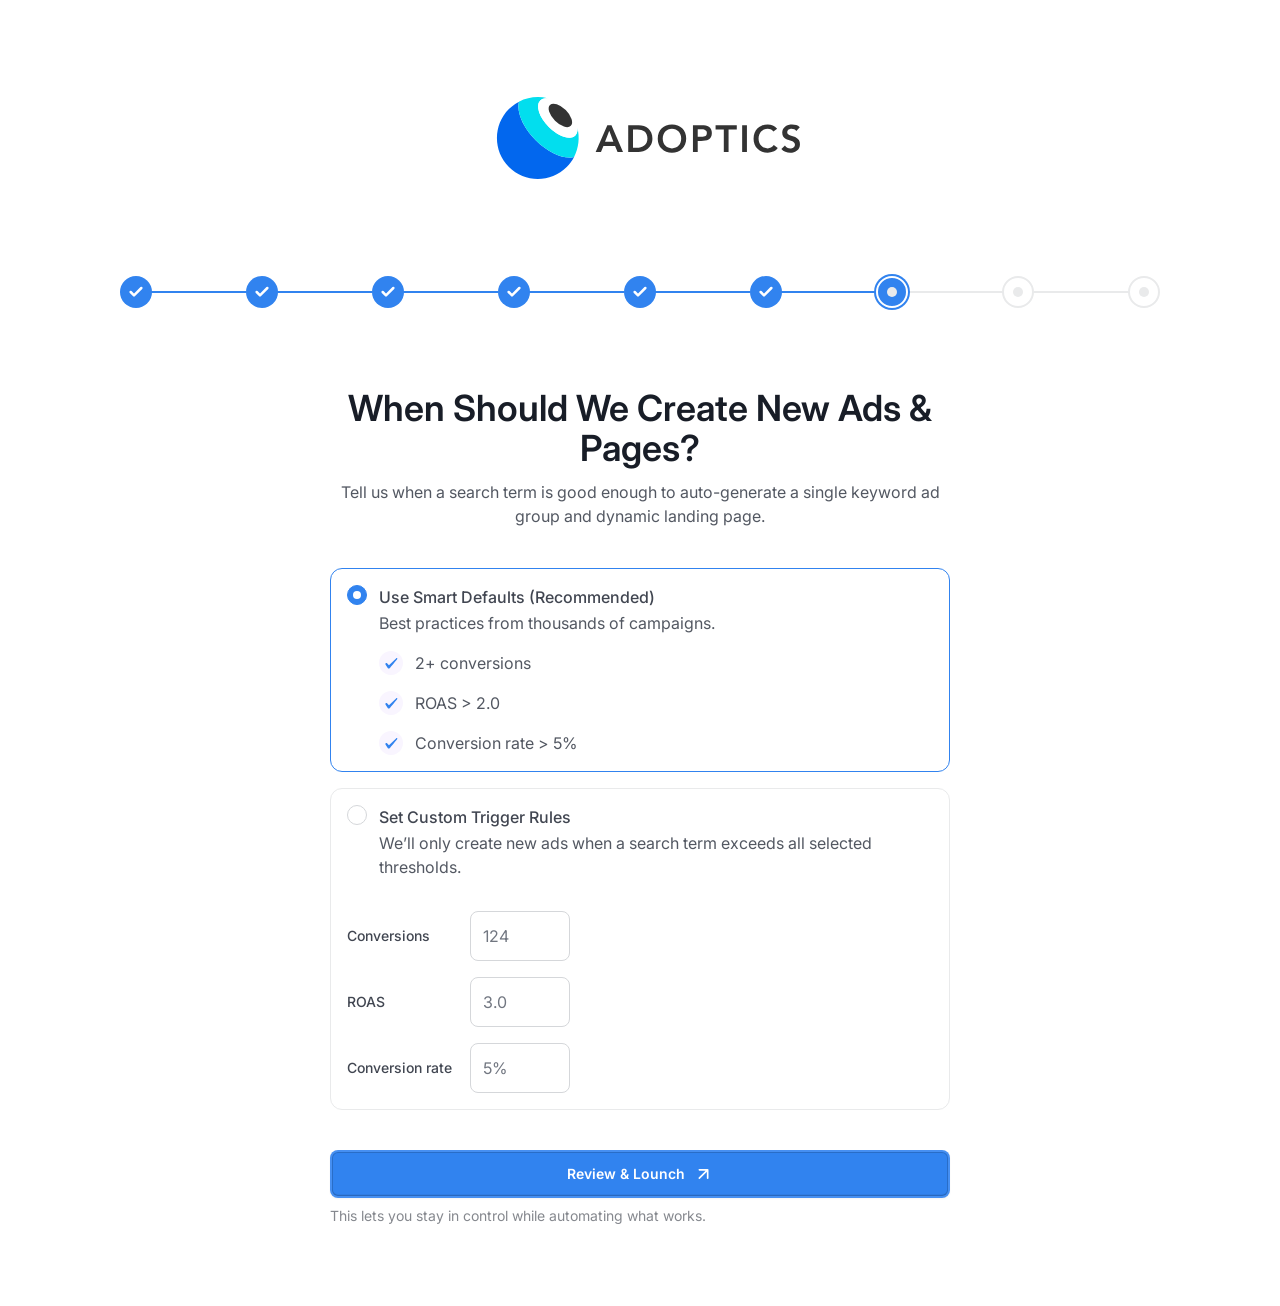
<file: src/screen-7.html>
<!doctype html>
<html lang="en" class="h-full">
	<head>
		<meta charset="UTF-8" />
		<meta name="viewport" content="width=device-width, initial-scale=1.0" />
		<title>Screen 7</title>
		<link rel="stylesheet" href="./css/output.css" />

		<link rel="preconnect" href="https://fonts.googleapis.com" />
		<link rel="preconnect" href="https://fonts.gstatic.com" crossorigin />
		<link
			href="https://fonts.googleapis.com/css2?family=Inter:ital,opsz,wght@0,14..32,100..900;1,14..32,100..900&display=swap"
			rel="stylesheet"
		/>
	</head>
	<body class="relative h-full">
		<div class="wrapper flex min-h-full flex-col">
			<!-- Main Content -->
			<main class="flex-auto">
				<section class="overflow-hidden">
					<div
						class="mx-auto flex h-full w-full max-w-[1080px] flex-col gap-10 px-5 lg:gap-20"
					>
						<!-- Logo -->
						<a href="#" class="flex justify-center">
							<img class="w-[320px]" src="./images/logo.svg" alt="logo" />
						</a>
						<!-- Stepper -->
						<div
							class="mx-auto flex items-center gap-[94px] max-[1200px]:gap-10 max-[480px]:gap-4! max-[360px]:-translate-x-4 max-[360px]:gap-3! max-sm:gap-5"
						>
							<!-- Step Item -->
							<div class="step-item group filled">
								<!-- Dot Icon -->
								<div
									class="size-2.5 rounded-full bg-[#E9EAEB] group-[.filled]:hidden max-sm:size-2"
								></div>

								<!-- Check Icon -->
								<img
									class="hidden group-[.filled]:block"
									src="./images/step-check.svg"
									alt="img"
								/>
							</div>
							<!-- Step Item -->
							<div class="step-item group filled">
								<!-- Dot Icon -->
								<div
									class="size-2.5 rounded-full bg-[#E9EAEB] group-[.filled]:hidden max-sm:size-2"
								></div>

								<!-- Check Icon -->
								<img
									class="hidden group-[.filled]:block"
									src="./images/step-check.svg"
									alt="img"
								/>
							</div>
							<!-- Step Item -->
							<div class="step-item group filled">
								<!-- Dot Icon -->
								<div
									class="size-2.5 rounded-full bg-[#E9EAEB] group-[.filled]:hidden max-sm:size-2"
								></div>

								<!-- Check Icon -->
								<img
									class="hidden group-[.filled]:block"
									src="./images/step-check.svg"
									alt="img"
								/>
							</div>
							<!-- Step Item -->
							<div class="step-item group filled">
								<!-- Dot Icon -->
								<div
									class="size-2.5 rounded-full bg-[#E9EAEB] group-[.filled]:hidden max-sm:size-2"
								></div>

								<!-- Check Icon -->
								<img
									class="hidden group-[.filled]:block"
									src="./images/step-check.svg"
									alt="img"
								/>
							</div>
							<!-- Step Item -->
							<div class="step-item group filled">
								<!-- Dot Icon -->
								<div
									class="size-2.5 rounded-full bg-[#E9EAEB] group-[.filled]:hidden max-sm:size-2"
								></div>

								<!-- Check Icon -->
								<img
									class="hidden group-[.filled]:block"
									src="./images/step-check.svg"
									alt="img"
								/>
							</div>
							<!-- Step Item -->
							<div class="step-item group filled">
								<!-- Dot Icon -->
								<div
									class="size-2.5 rounded-full bg-[#E9EAEB] group-[.filled]:hidden max-sm:size-2"
								></div>

								<!-- Check Icon -->
								<img
									class="hidden group-[.filled]:block"
									src="./images/step-check.svg"
									alt="img"
								/>
							</div>
							<!-- Step Item -->
							<div class="step-item group active">
								<!-- Dot Icon -->
								<div
									class="size-2.5 rounded-full bg-[#E9EAEB] group-[.filled]:hidden max-sm:size-2"
								></div>

								<!-- Check Icon -->
								<img
									class="hidden group-[.filled]:block"
									src="./images/step-check.svg"
									alt="img"
								/>
							</div>
							<!-- Step Item -->
							<div class="step-item group">
								<!-- Dot Icon -->
								<div
									class="size-2.5 rounded-full bg-[#E9EAEB] group-[.filled]:hidden max-sm:size-2"
								></div>

								<!-- Check Icon -->
								<img
									class="hidden group-[.filled]:block"
									src="./images/step-check.svg"
									alt="img"
								/>
							</div>
							<!-- Step Item -->
							<div class="step-item group">
								<!-- Dot Icon -->
								<div
									class="size-2.5 rounded-full bg-[#E9EAEB] group-[.filled]:hidden max-sm:size-2"
								></div>

								<!-- Check Icon -->
								<img
									class="hidden group-[.filled]:block"
									src="./images/step-check.svg"
									alt="img"
								/>
							</div>
						</div>
						<!-- Content -->

						<div
							class="mx-auto flex w-full max-w-[620px] flex-col items-center"
						>
							<h2 class="text-center">
								When Should We Create New Ads & Pages?
							</h2>
							<p class="mt-3 text-center">
								Tell us when a search term is good enough to auto-generate a
								single keyword ad group and dynamic landing page.
							</p>
							<!-- Content -->
							<div class="mt-10 w-full space-y-10">
								<!-- Radio Inputs -->
								<div class="space-y-4">
									<!-- Radio Group -->
									<div class="cursor-pointer">
										<input
											type="radio"
											id="radio1"
											name="radio"
											class="peer sr-only hidden"
											checked
										/>
										<label for="radio1" class="radio-input-label">
											<div class="flex flex-col space-y-4">
												<div class="pl-8">
													<p class="font-medium text-gray-700">
														Use Smart Defaults (Recommended)
													</p>
													<p class="mt-[2px]">
														Best practices from thousands of campaigns.
													</p>
												</div>

												<ul class="space-y-4 pl-8">
													<li class="flex gap-3">
														<img
															class="shrink-0"
															src="./images/check-radio.svg"
															alt="check icon"
														/>
														<p>2+ conversions</p>
													</li>
													<li class="flex gap-3">
														<img
															class="shrink-0"
															src="./images/check-radio.svg"
															alt="check icon"
														/>
														<p>ROAS > 2.0</p>
													</li>
													<li class="flex gap-3">
														<img
															class="shrink-0"
															src="./images/check-radio.svg"
															alt="check icon"
														/>
														<p>Conversion rate > 5%</p>
													</li>
												</ul>
											</div>
										</label>
									</div>

									<!-- Radio Group -->
									<div class="cursor-pointer">
										<input
											type="radio"
											id="radio2"
											name="radio"
											class="peer sr-only hidden"
										/>
										<label for="radio2" class="radio-input-label group/label">
											<div
												class="group absolute top-4 right-4 z-20 hidden size-5 cursor-pointer group-[.locked]/label:block"
											>
												<img src="./images/lock.svg" alt="lock icon" />

												<div
													class="invisible absolute -top-14 z-20 w-[200px] max-w-[356px] -translate-x-full rounded-lg bg-blue-400 px-3 py-2 opacity-0 shadow-lg group-hover:visible group-hover:opacity-100 sm:left-1/2 sm:-translate-x-1/2"
												>
													<p
														class="text-center text-xs font-semibold text-white"
													>
														Upgrade to choose acustom destination campaign.
													</p>
												</div>
											</div>
											<div class="flex flex-col space-y-4">
												<div class="pl-8">
													<p class="font-medium text-gray-700">
														Set Custom Trigger Rules
													</p>
													<p class="mt-[2px]">
														We’ll only create new ads when a search term exceeds
														all selected thresholds.
													</p>
												</div>

												<div class="mt-4 w-full max-w-[223px] space-y-4">
													<div
														class="flex w-full items-center justify-between gap-4"
													>
														<p class="text-sm font-medium text-gray-700">
															Conversions
														</p>
														<input
															type="text"
															class="input w-[100px]"
															placeholder="124"
														/>
													</div>
													<div
														class="flex w-full items-center justify-between gap-4"
													>
														<p class="text-sm font-medium text-gray-700">
															ROAS
														</p>
														<input
															type="text"
															class="input w-[100px]"
															placeholder="3.0"
														/>
													</div>
													<div
														class="flex w-full items-center justify-between gap-4"
													>
														<p class="text-sm font-medium text-gray-700">
															Conversion rate
														</p>
														<input
															type="text"
															class="input w-[100px]"
															placeholder="5%"
														/>
													</div>
												</div>
											</div>
										</label>
									</div>
								</div>
							</div>

							<!-- Button -->
							<div class="mt-10 w-full space-y-2">
								<button class="btn btn-primary group w-full max-w-full">
									Review & Lounch
									<img
										class="transition-transform group-hover:translate-x-[2px] group-hover:-translate-y-[2px]"
										src="./images/arrow-up-right.svg"
										alt="arrow icon"
									/>
								</button>

								<p class="text-left text-sm text-[#85888E]">
									This lets you stay in control while automating what works.
								</p>
							</div>
						</div>
					</div>
				</section>
			</main>
		</div>

		<!-- JS -->
		<script src="./js/main.js"></script>
	</body>
</html>
</file>
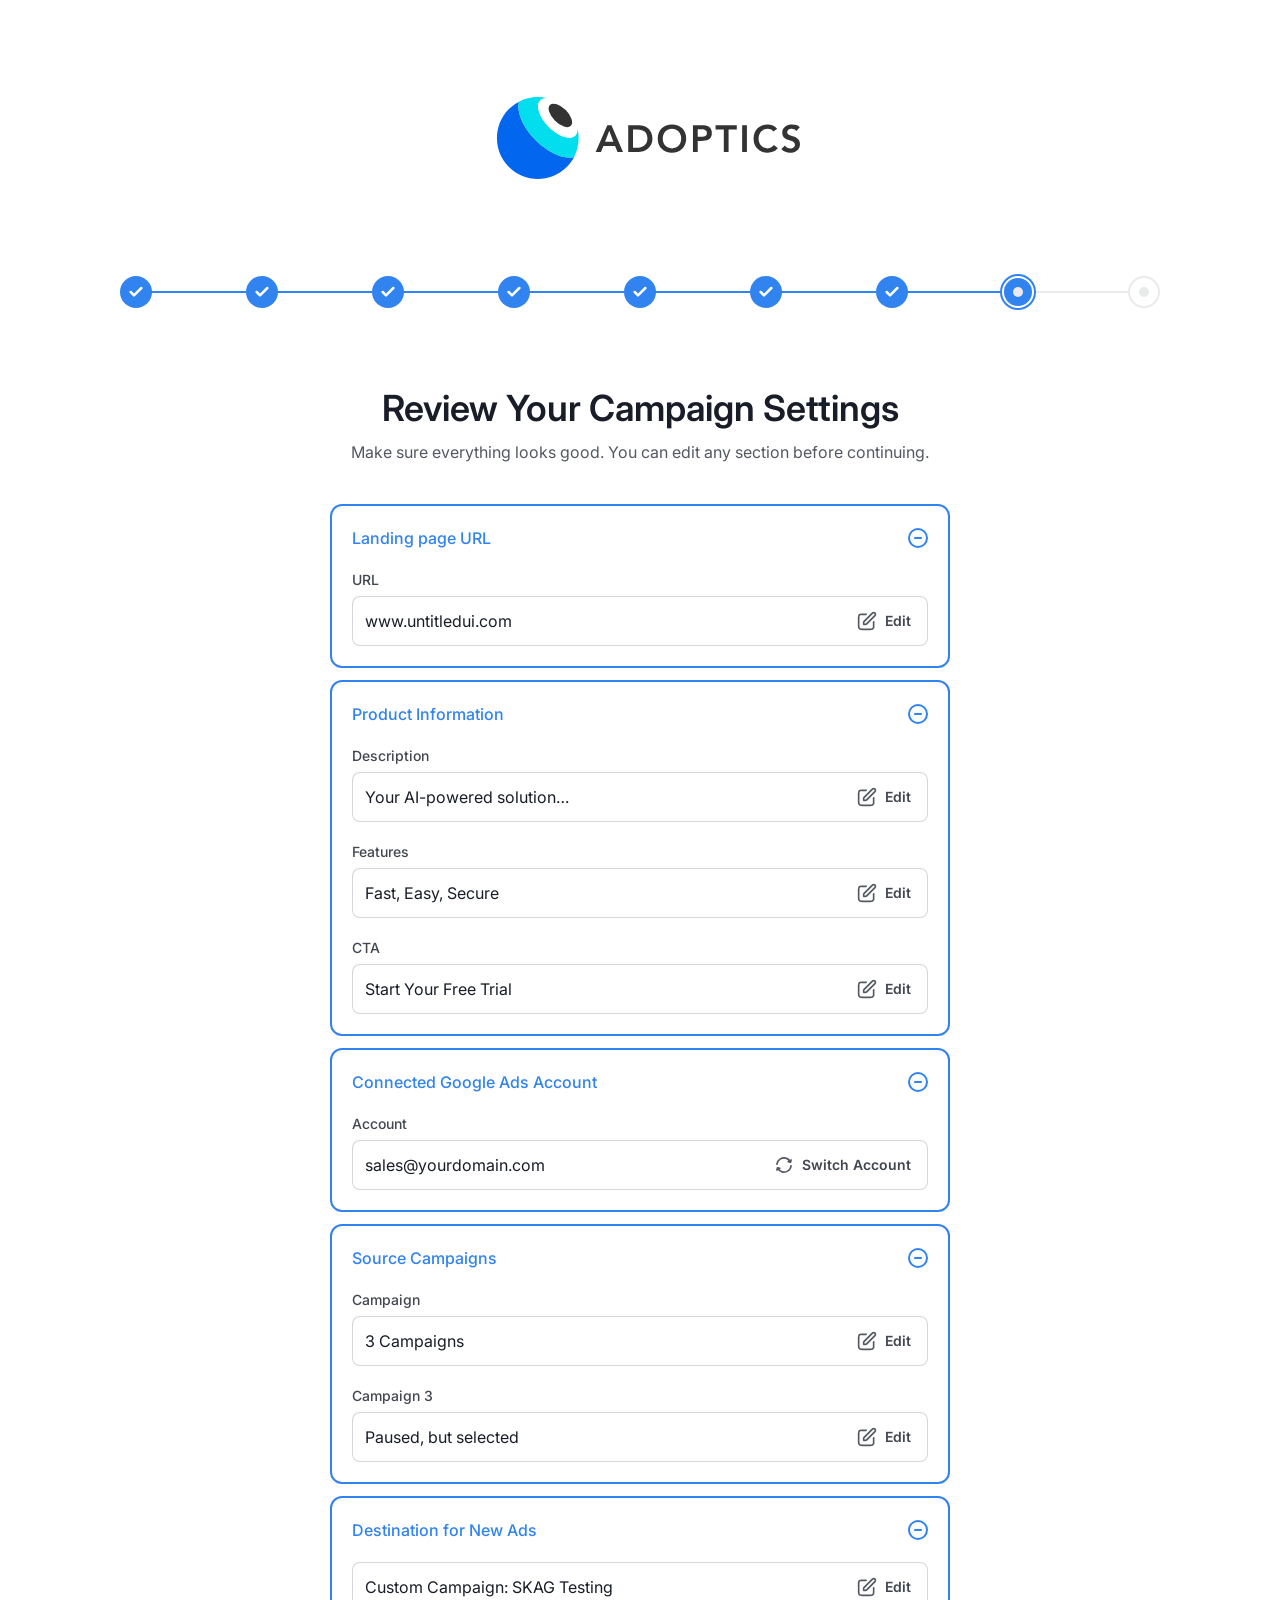
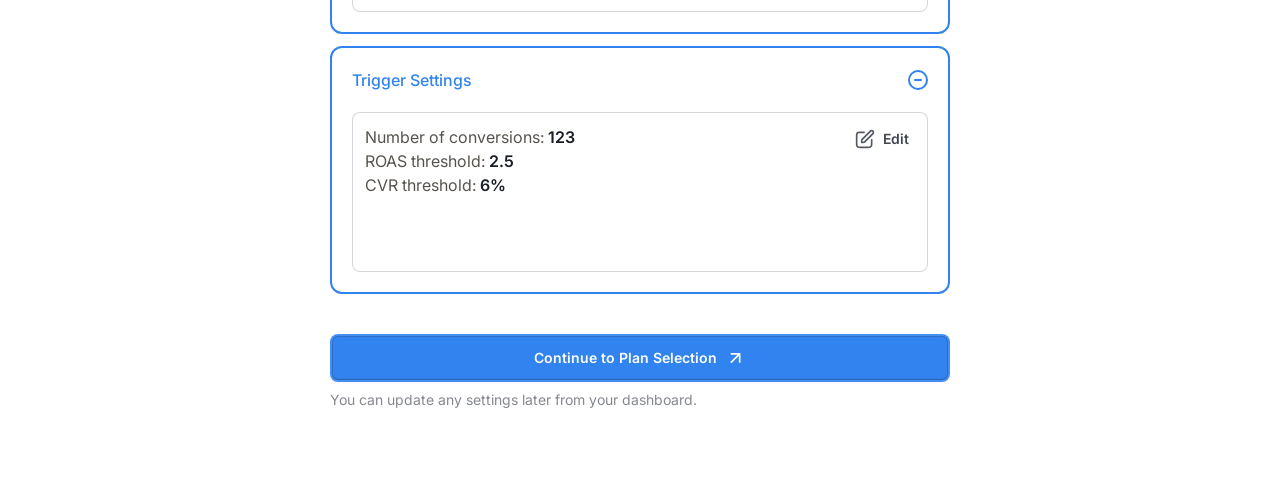
<file: src/screen-8.html>
<!doctype html>
<html lang="en" class="h-full">
	<head>
		<meta charset="UTF-8" />
		<meta name="viewport" content="width=device-width, initial-scale=1.0" />
		<title>Screen 8</title>
		<link rel="stylesheet" href="./css/output.css" />

		<link rel="preconnect" href="https://fonts.googleapis.com" />
		<link rel="preconnect" href="https://fonts.gstatic.com" crossorigin />
		<link
			href="https://fonts.googleapis.com/css2?family=Inter:ital,opsz,wght@0,14..32,100..900;1,14..32,100..900&display=swap"
			rel="stylesheet"
		/>
	</head>
	<body class="relative h-full">
		<div class="wrapper flex min-h-full flex-col">
			<!-- Main Content -->
			<main class="flex-auto">
				<section class="overflow-hidden">
					<div
						class="mx-auto flex h-full w-full max-w-[1080px] flex-col gap-10 px-5 lg:gap-20"
					>
						<!-- Logo -->
						<a href="#" class="flex justify-center">
							<img class="w-[320px]" src="./images/logo.svg" alt="logo" />
						</a>
						<!-- Stepper -->
						<div
							class="mx-auto flex items-center gap-[94px] max-[1200px]:gap-10 max-[480px]:gap-4! max-[360px]:-translate-x-4 max-[360px]:gap-3! max-sm:gap-5"
						>
							<!-- Step Item -->
							<div class="step-item group filled">
								<!-- Dot Icon -->
								<div
									class="size-2.5 rounded-full bg-[#E9EAEB] group-[.filled]:hidden max-sm:size-2"
								></div>

								<!-- Check Icon -->
								<img
									class="hidden group-[.filled]:block"
									src="./images/step-check.svg"
									alt="img"
								/>
							</div>
							<!-- Step Item -->
							<div class="step-item group filled">
								<!-- Dot Icon -->
								<div
									class="size-2.5 rounded-full bg-[#E9EAEB] group-[.filled]:hidden max-sm:size-2"
								></div>

								<!-- Check Icon -->
								<img
									class="hidden group-[.filled]:block"
									src="./images/step-check.svg"
									alt="img"
								/>
							</div>
							<!-- Step Item -->
							<div class="step-item group filled">
								<!-- Dot Icon -->
								<div
									class="size-2.5 rounded-full bg-[#E9EAEB] group-[.filled]:hidden max-sm:size-2"
								></div>

								<!-- Check Icon -->
								<img
									class="hidden group-[.filled]:block"
									src="./images/step-check.svg"
									alt="img"
								/>
							</div>
							<!-- Step Item -->
							<div class="step-item group filled">
								<!-- Dot Icon -->
								<div
									class="size-2.5 rounded-full bg-[#E9EAEB] group-[.filled]:hidden max-sm:size-2"
								></div>

								<!-- Check Icon -->
								<img
									class="hidden group-[.filled]:block"
									src="./images/step-check.svg"
									alt="img"
								/>
							</div>
							<!-- Step Item -->
							<div class="step-item group filled">
								<!-- Dot Icon -->
								<div
									class="size-2.5 rounded-full bg-[#E9EAEB] group-[.filled]:hidden max-sm:size-2"
								></div>

								<!-- Check Icon -->
								<img
									class="hidden group-[.filled]:block"
									src="./images/step-check.svg"
									alt="img"
								/>
							</div>
							<!-- Step Item -->
							<div class="step-item group filled">
								<!-- Dot Icon -->
								<div
									class="size-2.5 rounded-full bg-[#E9EAEB] group-[.filled]:hidden max-sm:size-2"
								></div>

								<!-- Check Icon -->
								<img
									class="hidden group-[.filled]:block"
									src="./images/step-check.svg"
									alt="img"
								/>
							</div>
							<!-- Step Item -->
							<div class="step-item group filled">
								<!-- Dot Icon -->
								<div
									class="size-2.5 rounded-full bg-[#E9EAEB] group-[.filled]:hidden max-sm:size-2"
								></div>

								<!-- Check Icon -->
								<img
									class="hidden group-[.filled]:block"
									src="./images/step-check.svg"
									alt="img"
								/>
							</div>
							<!-- Step Item -->
							<div class="step-item group active">
								<!-- Dot Icon -->
								<div
									class="size-2.5 rounded-full bg-[#E9EAEB] group-[.filled]:hidden max-sm:size-2"
								></div>

								<!-- Check Icon -->
								<img
									class="hidden group-[.filled]:block"
									src="./images/step-check.svg"
									alt="img"
								/>
							</div>
							<!-- Step Item -->
							<div class="step-item group">
								<!-- Dot Icon -->
								<div
									class="size-2.5 rounded-full bg-[#E9EAEB] group-[.filled]:hidden max-sm:size-2"
								></div>

								<!-- Check Icon -->
								<img
									class="hidden group-[.filled]:block"
									src="./images/step-check.svg"
									alt="img"
								/>
							</div>
						</div>
						<!-- Content -->

						<div
							class="mx-auto flex w-full max-w-[620px] flex-col items-center"
						>
							<h2 class="text-center">Review Your Campaign Settings</h2>
							<p class="mt-3 text-center">
								Make sure everything looks good. You can edit any section before
								continuing.
							</p>
							<!-- Content -->
							<div class="mt-10 w-full space-y-10">
								<!-- Accordion -->
								<div class="grid gap-3">
									<!-- Accrodion Item -->
									<div
										class="accordion-item active group grid cursor-pointer flex-col rounded-xl border-2 border-[#E9EAEB]"
									>
										<!-- Accrodion Trigger -->
										<div
											class="accordion-trigger flex w-full items-center justify-between overflow-hidden p-5"
										>
											<span
												class="font-medium text-gray-700 group-[.active]:text-blue-400"
											>
												Landing page URL
											</span>
											<!-- Icon -->
											<div
												class="relative flex size-5 items-center justify-center rounded-full border-2 border-[#D5D7DA] group-[.active]:border-blue-400"
											>
												<!-- Plus icon -->
												<div class="-mt-px">
													<span
														class="absolute left-1/2 flex h-[2px] w-[8px] -translate-x-1/2 rotate-90 rounded-full bg-[#D5D7DA] transition-transform group-[.active]:rotate-0"
													></span>
													<span
														class="absolute left-1/2 flex h-[2px] w-[8px] -translate-x-1/2 rounded-full bg-[#D5D7DA] transition-transform group-[.active]:bg-blue-400"
													></span>
												</div>
											</div>
										</div>

										<!-- Accrodion Content -->
										<div
											class="accordion-content grid grid-rows-[0fr] transition-all duration-500 group-[.active]:grid-rows-[1fr]"
										>
											<div class="overflow-hidden">
												<div class="p-5 pt-0">
													<div class="space-y-5">
														<label
															class="relative flex flex-col gap-[6px]"
															for="overview"
														>
															<span class="text-sm font-medium text-gray-700">
																URL
															</span>
															<div class="flex w-full">
																<input
																	class="input rounded-r-none border-r-0"
																	type="text"
																	readonly
																	id="link"
																	name="link"
																	placeholder="Some placeholder"
																	value="www.untitledui.com"
																/>
																<button
																	class="flex shrink-0 cursor-pointer gap-2 rounded-r-lg border border-l-0 border-[#D5D7DA] px-4 py-[14px] text-sm font-semibold text-gray-700 transition-colors hover:bg-gray-100"
																>
																	<img
																		src="./images/edit-square.svg"
																		alt="edit icon"
																	/>
																	Edit
																</button>
															</div>
														</label>
													</div>
												</div>
											</div>
										</div>
									</div>
									<!-- Accrodion Item -->
									<div
										class="accordion-item active group grid cursor-pointer flex-col rounded-xl border-2 border-[#E9EAEB]"
									>
										<!-- Accrodion Trigger -->
										<div
											class="accordion-trigger flex w-full items-center justify-between overflow-hidden p-5"
										>
											<span
												class="font-medium text-gray-700 group-[.active]:text-blue-400"
											>
												Product Information
											</span>
											<!-- Icon -->
											<div
												class="relative flex size-5 items-center justify-center rounded-full border-2 border-[#D5D7DA] group-[.active]:border-blue-400"
											>
												<!-- Plus icon -->
												<div class="-mt-px">
													<span
														class="absolute left-1/2 flex h-[2px] w-[8px] -translate-x-1/2 rotate-90 rounded-full bg-[#D5D7DA] transition-transform group-[.active]:rotate-0"
													></span>
													<span
														class="absolute left-1/2 flex h-[2px] w-[8px] -translate-x-1/2 rounded-full bg-[#D5D7DA] transition-transform group-[.active]:bg-blue-400"
													></span>
												</div>
											</div>
										</div>

										<!-- Accrodion Content -->
										<div
											class="accordion-content grid grid-rows-[0fr] transition-all duration-500 group-[.active]:grid-rows-[1fr]"
										>
											<div class="overflow-hidden">
												<div class="p-5 pt-0">
													<div class="space-y-5">
														<label
															class="relative flex flex-col gap-[6px]"
															for="overview"
														>
															<span class="text-sm font-medium text-gray-700">
																Description
															</span>
															<div class="flex w-full">
																<input
																	class="input rounded-r-none border-r-0"
																	type="text"
																	readonly
																	id="link"
																	name="link"
																	placeholder="Some placeholder"
																	value="Your AI-powered solution…"
																/>
																<button
																	class="flex shrink-0 cursor-pointer gap-2 rounded-r-lg border border-l-0 border-[#D5D7DA] px-4 py-[14px] text-sm font-semibold text-gray-700 transition-colors hover:bg-gray-100"
																>
																	<img
																		src="./images/edit-square.svg"
																		alt="edit icon"
																	/>
																	Edit
																</button>
															</div>
														</label>
														<label
															class="relative flex flex-col gap-[6px]"
															for="overview"
														>
															<span class="text-sm font-medium text-gray-700">
																Features
															</span>
															<div class="flex w-full">
																<input
																	class="input rounded-r-none border-r-0"
																	type="text"
																	readonly
																	id="link"
																	name="link"
																	placeholder="Some placeholder"
																	value="Fast, Easy, Secure"
																/>
																<button
																	class="flex shrink-0 cursor-pointer gap-2 rounded-r-lg border border-l-0 border-[#D5D7DA] px-4 py-[14px] text-sm font-semibold text-gray-700 transition-colors hover:bg-gray-100"
																>
																	<img
																		src="./images/edit-square.svg"
																		alt="edit icon"
																	/>
																	Edit
																</button>
															</div>
														</label>
														<label
															class="relative flex flex-col gap-[6px]"
															for="overview"
														>
															<span class="text-sm font-medium text-gray-700">
																CTA
															</span>
															<div class="flex w-full">
																<input
																	class="input rounded-r-none border-r-0"
																	type="text"
																	readonly
																	id="link"
																	name="link"
																	placeholder="Some placeholder"
																	value="Start Your Free Trial"
																/>
																<button
																	class="flex shrink-0 cursor-pointer gap-2 rounded-r-lg border border-l-0 border-[#D5D7DA] px-4 py-[14px] text-sm font-semibold text-gray-700 transition-colors hover:bg-gray-100"
																>
																	<img
																		src="./images/edit-square.svg"
																		alt="edit icon"
																	/>
																	Edit
																</button>
															</div>
														</label>
													</div>
												</div>
											</div>
										</div>
									</div>
									<!-- Accrodion Item -->
									<div
										class="accordion-item active group grid cursor-pointer flex-col rounded-xl border-2 border-[#E9EAEB]"
									>
										<!-- Accrodion Trigger -->
										<div
											class="accordion-trigger flex w-full items-center justify-between overflow-hidden p-5"
										>
											<span
												class="font-medium text-gray-700 group-[.active]:text-blue-400"
											>
												Connected Google Ads Account
											</span>
											<!-- Icon -->
											<div
												class="relative flex size-5 items-center justify-center rounded-full border-2 border-[#D5D7DA] group-[.active]:border-blue-400"
											>
												<!-- Plus icon -->
												<div class="-mt-px">
													<span
														class="absolute left-1/2 flex h-[2px] w-[8px] -translate-x-1/2 rotate-90 rounded-full bg-[#D5D7DA] transition-transform group-[.active]:rotate-0"
													></span>
													<span
														class="absolute left-1/2 flex h-[2px] w-[8px] -translate-x-1/2 rounded-full bg-[#D5D7DA] transition-transform group-[.active]:bg-blue-400"
													></span>
												</div>
											</div>
										</div>

										<!-- Accrodion Content -->
										<div
											class="accordion-content grid grid-rows-[0fr] transition-all duration-500 group-[.active]:grid-rows-[1fr]"
										>
											<div class="overflow-hidden">
												<div class="p-5 pt-0">
													<div class="space-y-5">
														<label
															class="relative flex flex-col gap-[6px]"
															for="overview"
														>
															<span class="text-sm font-medium text-gray-700">
																Account
															</span>
															<div class="flex w-full">
																<input
																	class="input rounded-r-none border-r-0"
																	type="text"
																	readonly
																	id="link"
																	name="link"
																	placeholder="Some placeholder"
																	value="sales@yourdomain.com"
																/>
																<button
																	class="flex shrink-0 cursor-pointer gap-2 rounded-r-lg border border-l-0 border-[#D5D7DA] px-4 py-[14px] text-sm font-semibold text-gray-700 transition-colors hover:bg-gray-100"
																>
																	<img
																		src="./images/refresh.svg"
																		alt="edit icon"
																	/>
																	Switch Account
																</button>
															</div>
														</label>
													</div>
												</div>
											</div>
										</div>
									</div>
									<!-- Accrodion Item -->
									<div
										class="accordion-item active group grid cursor-pointer flex-col rounded-xl border-2 border-[#E9EAEB]"
									>
										<!-- Accrodion Trigger -->
										<div
											class="accordion-trigger flex w-full items-center justify-between overflow-hidden p-5"
										>
											<span
												class="font-medium text-gray-700 group-[.active]:text-blue-400"
											>
												Source Campaigns
											</span>
											<!-- Icon -->
											<div
												class="relative flex size-5 items-center justify-center rounded-full border-2 border-[#D5D7DA] group-[.active]:border-blue-400"
											>
												<!-- Plus icon -->
												<div class="-mt-px">
													<span
														class="absolute left-1/2 flex h-[2px] w-[8px] -translate-x-1/2 rotate-90 rounded-full bg-[#D5D7DA] transition-transform group-[.active]:rotate-0"
													></span>
													<span
														class="absolute left-1/2 flex h-[2px] w-[8px] -translate-x-1/2 rounded-full bg-[#D5D7DA] transition-transform group-[.active]:bg-blue-400"
													></span>
												</div>
											</div>
										</div>

										<!-- Accrodion Content -->
										<div
											class="accordion-content grid grid-rows-[0fr] transition-all duration-500 group-[.active]:grid-rows-[1fr]"
										>
											<div class="overflow-hidden">
												<div class="p-5 pt-0">
													<div class="space-y-5">
														<label
															class="relative flex flex-col gap-[6px]"
															for="overview"
														>
															<span class="text-sm font-medium text-gray-700">
																Campaign
															</span>
															<div class="flex w-full">
																<input
																	class="input rounded-r-none border-r-0"
																	type="text"
																	readonly
																	id="link"
																	name="link"
																	placeholder="Some placeholder"
																	value="3 Campaigns"
																/>
																<button
																	class="flex shrink-0 cursor-pointer gap-2 rounded-r-lg border border-l-0 border-[#D5D7DA] px-4 py-[14px] text-sm font-semibold text-gray-700 transition-colors hover:bg-gray-100"
																>
																	<img
																		src="./images/edit-square.svg"
																		alt="edit icon"
																	/>
																	Edit
																</button>
															</div>
														</label>
														<label
															class="relative flex flex-col gap-[6px]"
															for="overview"
														>
															<span class="text-sm font-medium text-gray-700">
																Campaign 3
															</span>
															<div class="flex w-full">
																<input
																	class="input rounded-r-none border-r-0"
																	type="text"
																	readonly
																	id="link"
																	name="link"
																	placeholder="Some placeholder"
																	value="Paused, but selected"
																/>
																<button
																	class="flex shrink-0 cursor-pointer gap-2 rounded-r-lg border border-l-0 border-[#D5D7DA] px-4 py-[14px] text-sm font-semibold text-gray-700 transition-colors hover:bg-gray-100"
																>
																	<img
																		src="./images/edit-square.svg"
																		alt="edit icon"
																	/>
																	Edit
																</button>
															</div>
														</label>
													</div>
												</div>
											</div>
										</div>
									</div>
									<!-- Accrodion Item -->
									<div
										class="accordion-item active group grid cursor-pointer flex-col rounded-xl border-2 border-[#E9EAEB]"
									>
										<!-- Accrodion Trigger -->
										<div
											class="accordion-trigger flex w-full items-center justify-between overflow-hidden p-5"
										>
											<span
												class="font-medium text-gray-700 group-[.active]:text-blue-400"
											>
												Destination for New Ads
											</span>
											<!-- Icon -->
											<div
												class="relative flex size-5 items-center justify-center rounded-full border-2 border-[#D5D7DA] group-[.active]:border-blue-400"
											>
												<!-- Plus icon -->
												<div class="-mt-px">
													<span
														class="absolute left-1/2 flex h-[2px] w-[8px] -translate-x-1/2 rotate-90 rounded-full bg-[#D5D7DA] transition-transform group-[.active]:rotate-0"
													></span>
													<span
														class="absolute left-1/2 flex h-[2px] w-[8px] -translate-x-1/2 rounded-full bg-[#D5D7DA] transition-transform group-[.active]:bg-blue-400"
													></span>
												</div>
											</div>
										</div>

										<!-- Accrodion Content -->
										<div
											class="accordion-content grid grid-rows-[0fr] transition-all duration-500 group-[.active]:grid-rows-[1fr]"
										>
											<div class="overflow-hidden">
												<div class="p-5 pt-0">
													<div class="space-y-5">
														<label
															class="relative flex flex-col gap-[6px]"
															for="overview"
														>
															<div class="flex w-full">
																<input
																	class="input rounded-r-none border-r-0"
																	type="text"
																	readonly
																	id="link"
																	name="link"
																	placeholder="Some placeholder"
																	value="Custom Campaign: SKAG Testing"
																/>
																<button
																	class="flex shrink-0 cursor-pointer gap-2 rounded-r-lg border border-l-0 border-[#D5D7DA] px-4 py-[14px] text-sm font-semibold text-gray-700 transition-colors hover:bg-gray-100"
																>
																	<img
																		src="./images/edit-square.svg"
																		alt="edit icon"
																	/>
																	Edit
																</button>
															</div>
														</label>
													</div>
												</div>
											</div>
										</div>
									</div>
									<!-- Accrodion Item -->
									<div
										class="accordion-item active group grid cursor-pointer flex-col rounded-xl border-2 border-[#E9EAEB]"
									>
										<!-- Accrodion Trigger -->
										<div
											class="accordion-trigger flex w-full items-center justify-between overflow-hidden p-5"
										>
											<span
												class="font-medium text-gray-700 group-[.active]:text-blue-400"
											>
												Trigger Settings
											</span>
											<!-- Icon -->
											<div
												class="relative flex size-5 items-center justify-center rounded-full border-2 border-[#D5D7DA] group-[.active]:border-blue-400"
											>
												<!-- Plus icon -->
												<div class="-mt-px">
													<span
														class="absolute left-1/2 flex h-[2px] w-[8px] -translate-x-1/2 rotate-90 rounded-full bg-[#D5D7DA] transition-transform group-[.active]:rotate-0"
													></span>
													<span
														class="absolute left-1/2 flex h-[2px] w-[8px] -translate-x-1/2 rounded-full bg-[#D5D7DA] transition-transform group-[.active]:bg-blue-400"
													></span>
												</div>
											</div>
										</div>

										<!-- Accrodion Content -->
										<div
											class="accordion-content grid grid-rows-[0fr] transition-all duration-500 group-[.active]:grid-rows-[1fr]"
										>
											<div class="overflow-hidden">
												<div class="p-5 pt-0">
													<div class="space-y-5">
														<label
															class="relative flex flex-col gap-[6px]"
															for="overview"
														>
															<div class="flex w-full">
																<div
																	class="input flex min-h-[100px] w-full resize-none flex-col rounded-r-none border-r-0 sm:min-h-[160px]"
																	type="text"
																	readonly
																	id="link"
																	name="link"
																>
																	<p class="text-[#57534E]">
																		Number of conversions:
																		<span class="font-semibold text-gray-900">
																			123
																		</span>
																	</p>
																	<p class="text-[#57534E]">
																		ROAS threshold:
																		<span class="font-semibold text-gray-900">
																			2.5
																		</span>
																	</p>
																	<p class="text-[#57534E]">
																		CVR threshold:
																		<span class="font-semibold text-gray-900">
																			6%
																		</span>
																	</p>
																</div>
																<div
																	class="shrink-0 overflow-hidden rounded-r-lg border border-l-0 border-[#D5D7DA] pt-[2px] pr-[2px]"
																>
																	<button
																		class="mb-auto flex cursor-pointer gap-2 px-4 py-[14px] text-sm font-semibold text-gray-700 transition-colors hover:bg-gray-100"
																	>
																		<img
																			src="./images/edit-square.svg"
																			alt="edit icon"
																		/>
																		Edit
																	</button>
																</div>
															</div>
														</label>
													</div>
												</div>
											</div>
										</div>
									</div>
								</div>
							</div>

							<!-- Button -->
							<div class="mt-10 w-full space-y-2">
								<button class="btn btn-primary group w-full max-w-full">
									Continue to Plan Selection
									<img
										class="transition-transform group-hover:translate-x-[2px] group-hover:-translate-y-[2px]"
										src="./images/arrow-up-right.svg"
										alt="arrow icon"
									/>
								</button>

								<p class="text-left text-sm text-[#85888E]">
									You can update any settings later from your dashboard.
								</p>
							</div>
						</div>
					</div>
				</section>
			</main>
		</div>

		<!-- JS -->
		<script src="./js/main.js"></script>
	</body>
</html>
</file>
